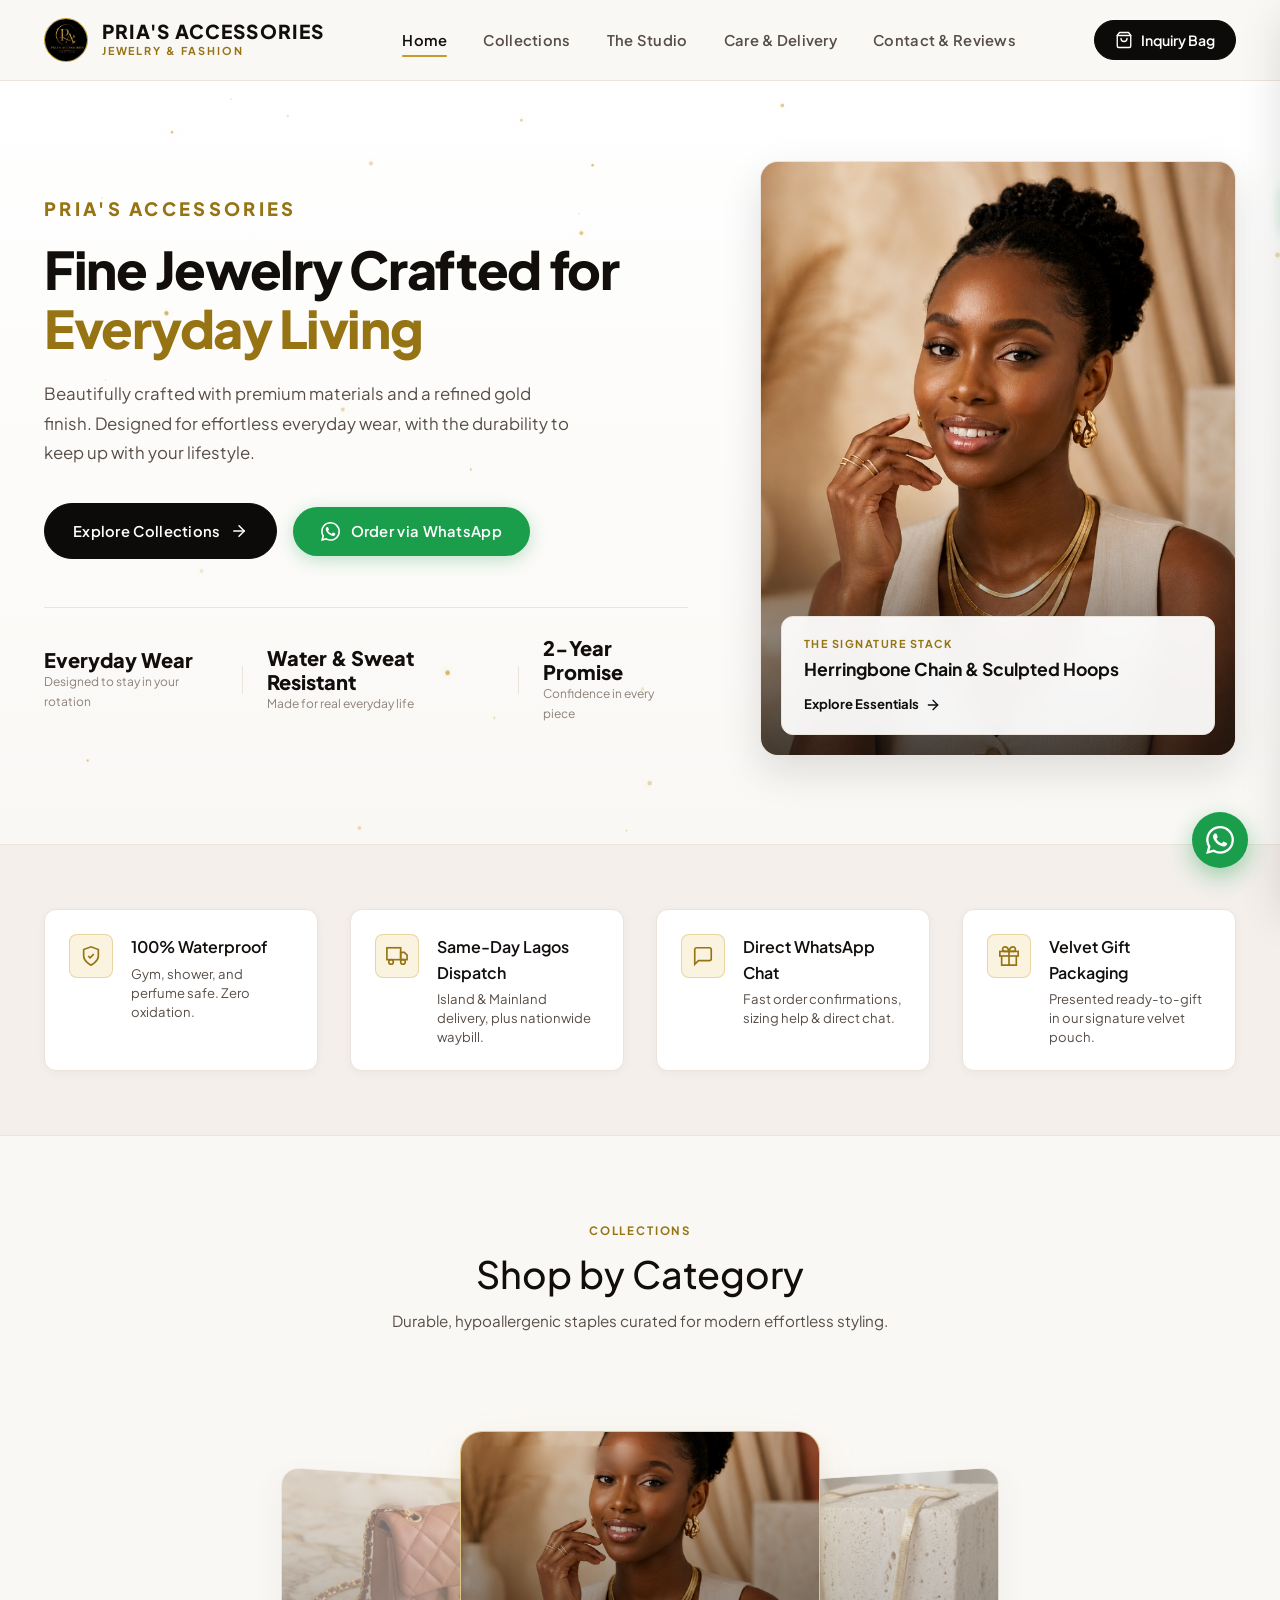
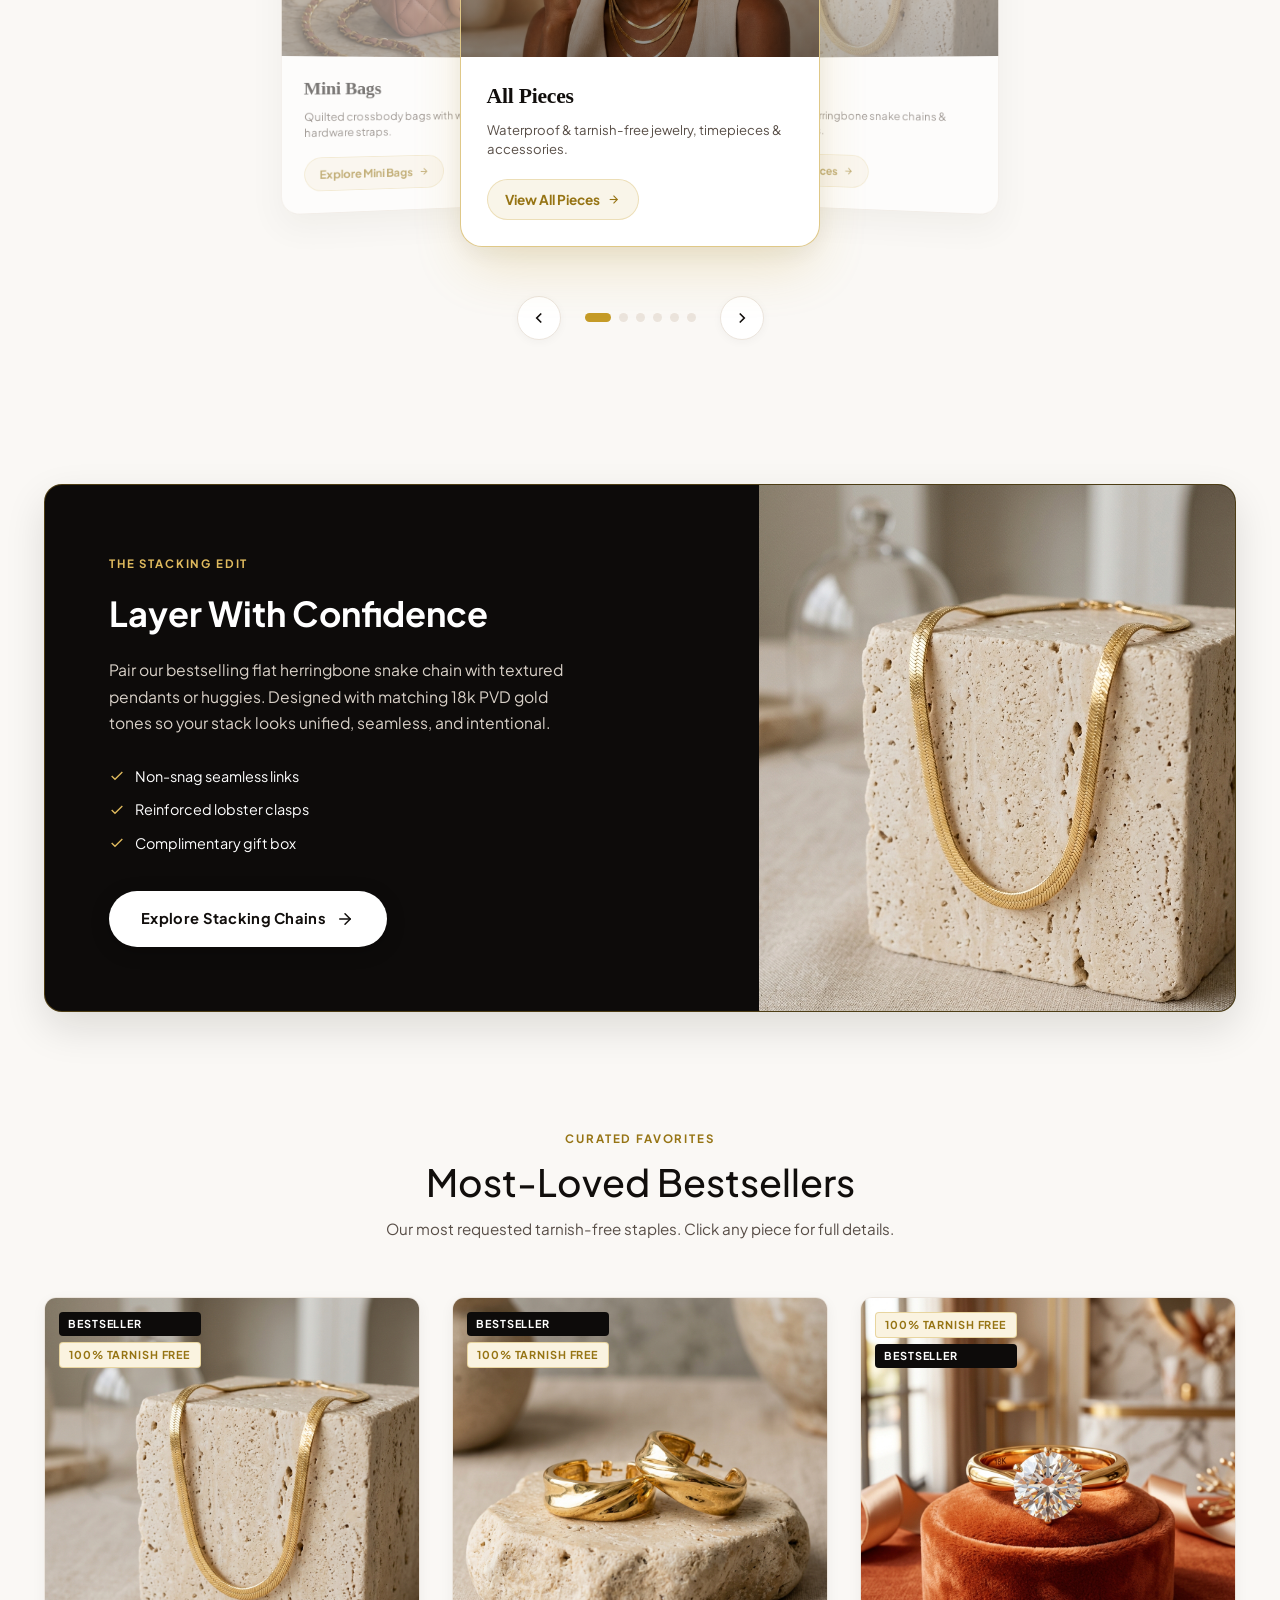
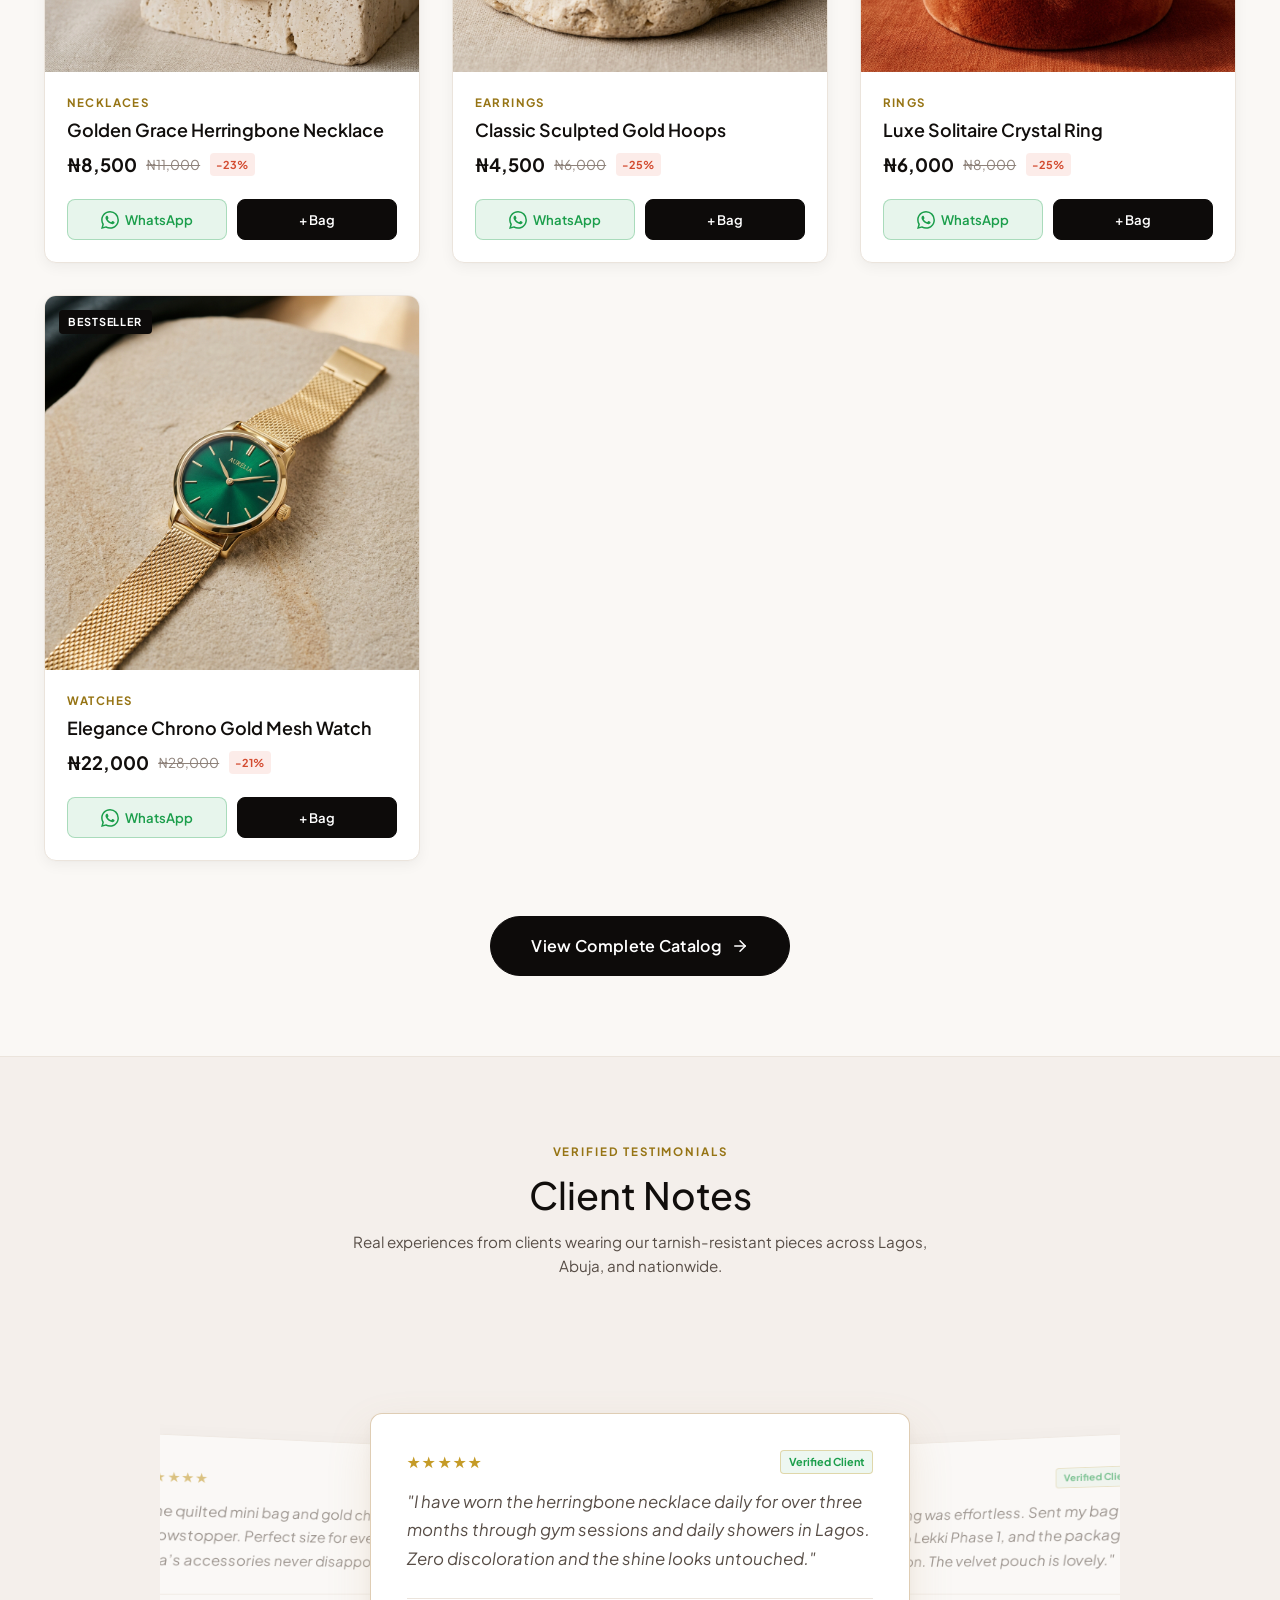
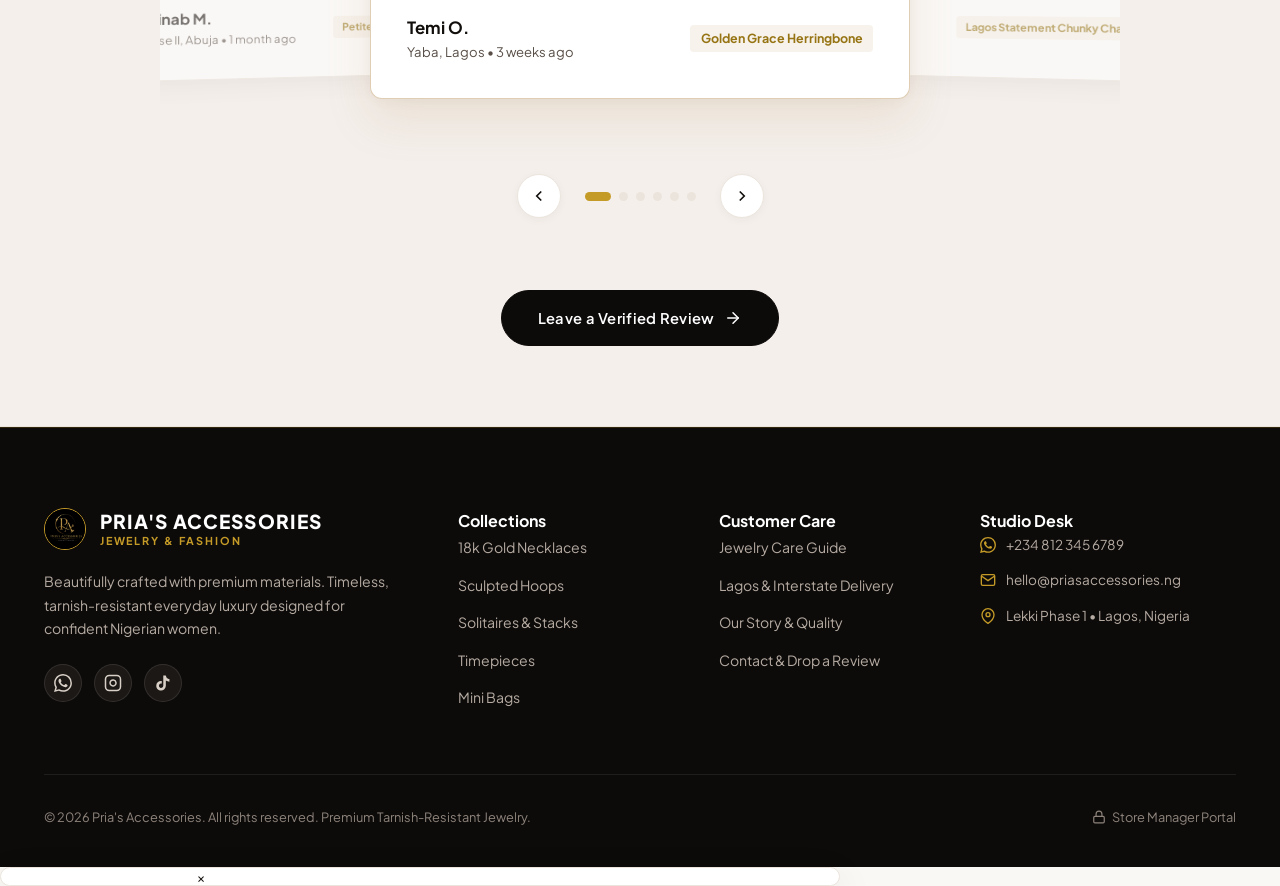
<file: index.html>
<!DOCTYPE html>
<html lang="en">

<head>
  <meta charset="UTF-8" />
  <meta name="viewport" content="width=device-width, initial-scale=1.0" />
  <title>Pria’s Accessories | Where Everyday Meets Elegance</title>
  <meta name="description"
    content="At Pria’s Accessories, we believe every day deserves a touch of elegance. Born from a love for beautiful details and effortless style, we bring you timeless jewelry and thoughtfully curated accessories designed to make you feel confident, beautiful, and effortlessly you." />
  <meta name="keywords"
    content="jewelry nigeria, tarnish free jewelry lagos, 18k gold plated necklace, waterproof earrings, luxury wigs, designer heels, prias accessories" />

  <!-- OpenGraph / WhatsApp / Social Cards -->
  <meta property="og:type" content="website" />
  <meta property="og:url" content="https://priasaccessories.vercel.app/" />
  <meta property="og:site_name" content="Pria’s Accessories" />
  <meta property="og:title" content="Pria’s Accessories | Where Everyday Meets Elegance" />
  <meta property="og:description"
    content="At Pria’s Accessories, we believe every day deserves a touch of elegance. Born from a love for beautiful details and effortless style, we bring you timeless jewelry and thoughtfully curated accessories designed to make you feel confident, beautiful, and effortlessly you." />
  <meta property="og:image" content="https://priasaccessories.vercel.app/assets/logo.png" />
  <meta property="og:image:secure_url" content="https://priasaccessories.vercel.app/assets/logo.png" />
  <meta property="og:image:type" content="image/png" />
  <meta property="og:image:width" content="500" />
  <meta property="og:image:height" content="500" />

  <!-- Twitter Card -->
  <meta name="twitter:card" content="summary" />
  <meta name="twitter:title" content="Pria’s Accessories | Where Everyday Meets Elegance" />
  <meta name="twitter:description"
    content="At Pria’s Accessories, we believe every day deserves a touch of elegance. Born from a love for beautiful details and effortless style, we bring you timeless jewelry and thoughtfully curated accessories designed to make you feel confident, beautiful, and effortlessly you." />
  <meta name="twitter:image" content="https://priasaccessories.vercel.app/assets/logo.png" />

  <!-- Favicon -->
  <link rel="icon" type="image/png" href="assets/logo.png" />

  <!-- Google Fonts (Clean, visible, modern sans-serif) -->
  <link rel="preconnect" href="https://fonts.googleapis.com" />
  <link rel="preconnect" href="https://fonts.gstatic.com" crossorigin />
  <link
    href="https://fonts.googleapis.com/css2?family=Inter:wght@400;500;600;700;800&family=Plus+Jakarta+Sans:wght@400;500;600;700;800&display=swap"
    rel="stylesheet" />

  <!-- Stylesheet -->
  <link rel="stylesheet" href="styles.css" />
  <link rel="stylesheet" href="home.css" />
</head>

<body>


  <!-- Site Header -->
  <header class="site-header" id="site-header">
    <div class="container">
      <div class="nav-wrapper">
        <div class="mobile-header-left">
          <button class="btn-hamburger" id="btn-open-mobile-nav" onclick="openMobileNav()"
            aria-label="Open Navigation Menu">
            <svg class="ui-icon" viewBox="0 0 24 24" fill="none" stroke="currentColor" stroke-width="2"
              stroke-linecap="round" stroke-linejoin="round">
              <line x1="3" y1="12" x2="21" y2="12"></line>
              <line x1="3" y1="6" x2="21" y2="6"></line>
              <line x1="3" y1="18" x2="21" y2="18"></line>
            </svg>
          </button>
          <a href="index.html" class="brand-logo" title="Pria's Accessories Home">
            <img src="assets/logo.png" alt="Pria's Accessories" class="brand-logo-img" />
            <div class="brand-logo-text">
              <span class="brand-name">PRIA'S ACCESSORIES</span>
              <span class="brand-sub">JEWELRY &amp; FASHION</span>
            </div>
          </a>
        </div>

        <nav class="desktop-nav">
          <ul class="nav-links">
            <li><a href="index.html" class="nav-link active">Home</a></li>
            <li><a href="collections.html" class="nav-link">Collections</a></li>
            <li><a href="about.html" class="nav-link">The Studio</a></li>
            <li><a href="faq.html" class="nav-link">Care &amp; Delivery</a></li>
            <li><a href="contact.html" class="nav-link">Contact &amp; Reviews</a></li>
          </ul>
        </nav>

        <div class="nav-actions">
          <button class="btn-inquiry-nav" onclick="openCartDrawer()" title="View Inquiry Bag" id="btn-open-bag"
            aria-label="View Bag">
            <svg class="ui-icon" viewBox="0 0 24 24" fill="none" stroke="currentColor" stroke-width="1.8"
              stroke-linecap="round" stroke-linejoin="round">
              <path d="M6 2L3 6v14a2 2 0 0 0 2 2h14a2 2 0 0 0 2-2V6l-3-4z"></path>
              <line x1="3" y1="6" x2="21" y2="6"></line>
              <path d="M16 10a4 4 0 0 1-8 0"></path>
            </svg>
            <span class="desktop-only">Inquiry Bag</span>
            <span class="badge-count cart-count-badge" style="display: none;">0</span>
          </button>
        </div>
      </div>
    </div>
  </header>

  <!-- Mobile Navigation Slide-over Drawer -->
  <div class="mobile-nav-backdrop" id="mobile-nav-backdrop">
    <div class="mobile-nav-drawer" id="mobile-nav-drawer">
      <div class="mobile-nav-header">
        <a href="index.html" class="brand-logo" onclick="closeMobileNav()">
          <img src="assets/logo.png" alt="Pria's Accessories" class="brand-logo-img" />
          <div class="brand-logo-text">
            <span class="brand-name">PRIA'S ACCESSORIES</span>
            <span class="brand-sub">JEWELRY &amp; FASHION</span>
          </div>
        </a>
        <button class="mobile-nav-close-btn" onclick="closeMobileNav()" aria-label="Close Navigation Menu">
          <svg class="ui-icon" viewBox="0 0 24 24" fill="none" stroke="currentColor" stroke-width="2">
            <line x1="18" y1="6" x2="6" y2="18"></line>
            <line x1="6" y1="6" x2="18" y2="18"></line>
          </svg>
        </button>
      </div>

      <div class="mobile-nav-body">
        <nav class="mobile-nav-menu">
          <a href="index.html" class="mobile-nav-link active" onclick="closeMobileNav()">
            <span>Home</span>
            <svg class="ui-icon" viewBox="0 0 24 24" fill="none" stroke="currentColor" stroke-width="2">
              <polyline points="9 18 15 12 9 6"></polyline>
            </svg>
          </a>
          <a href="collections.html" class="mobile-nav-link" onclick="closeMobileNav()">
            <span>All Collections</span>
            <svg class="ui-icon" viewBox="0 0 24 24" fill="none" stroke="currentColor" stroke-width="2">
              <polyline points="9 18 15 12 9 6"></polyline>
            </svg>
          </a>
          <div class="mobile-sub-links">
            <a href="collections.html?category=necklaces" class="mobile-sub-link" onclick="closeMobileNav()">Necklaces
              &amp; Chains</a>
            <a href="collections.html?category=earrings" class="mobile-sub-link" onclick="closeMobileNav()">Sculpted
              Earrings</a>
            <a href="collections.html?category=rings" class="mobile-sub-link" onclick="closeMobileNav()">Solitaire &amp;
              Dome Rings</a>
            <a href="collections.html?category=watches" class="mobile-sub-link" onclick="closeMobileNav()">Luxury Mesh
              Watches</a>
            <a href="collections.html?category=bags" class="mobile-sub-link" onclick="closeMobileNav()">Quilted Mini
              Bags</a>
          </div>
          <a href="about.html" class="mobile-nav-link" onclick="closeMobileNav()">
            <span>The Studio &amp; Science</span>
            <svg class="ui-icon" viewBox="0 0 24 24" fill="none" stroke="currentColor" stroke-width="2">
              <polyline points="9 18 15 12 9 6"></polyline>
            </svg>
          </a>
          <a href="faq.html" class="mobile-nav-link" onclick="closeMobileNav()">
            <span>Care &amp; Delivery FAQ</span>
            <svg class="ui-icon" viewBox="0 0 24 24" fill="none" stroke="currentColor" stroke-width="2">
              <polyline points="9 18 15 12 9 6"></polyline>
            </svg>
          </a>
          <a href="contact.html" class="mobile-nav-link" onclick="closeMobileNav()">
            <span>Contact &amp; Reviews</span>
            <svg class="ui-icon" viewBox="0 0 24 24" fill="none" stroke="currentColor" stroke-width="2">
              <polyline points="9 18 15 12 9 6"></polyline>
            </svg>
          </a>
        </nav>

        <div class="mobile-nav-actions">
          <button class="mobile-nav-bag-btn" onclick="closeMobileNav(); openCartDrawer();">
            <div style="display: flex; align-items: center; gap: 0.65rem;">
              <svg class="ui-icon" viewBox="0 0 24 24" fill="none" stroke="currentColor" stroke-width="1.8">
                <path d="M6 2L3 6v14a2 2 0 0 0 2 2h14a2 2 0 0 0 2-2V6l-3-4z"></path>
                <line x1="3" y1="6" x2="21" y2="6"></line>
                <path d="M16 10a4 4 0 0 1-8 0"></path>
              </svg>
              <span>View Inquiry Bag</span>
            </div>
            <span class="badge-count cart-count-badge" style="display: none;">0</span>
          </button>

          <a href="https://wa.me/2348123456789?text=Hello%20Pria%27s%20Accessories%2C%20I%20would%20like%20to%20make%20an%20inquiry."
            target="_blank" class="btn-primary-wa" style="width: 100%; justify-content: center; padding: 0.85rem 0;">
            <svg class="ui-icon" viewBox="0 0 24 24" fill="currentColor">
              <path
                d="M17.472 14.382c-.297-.149-1.758-.867-2.03-.967-.273-.099-.471-.148-.67.15-.197.297-.767.966-.94 1.164-.173.199-.347.223-.644.075-.297-.15-1.255-.463-2.39-1.475-.883-.788-1.48-1.761-1.653-2.059-.173-.297-.018-.458.13-.606.134-.133.298-.347.446-.52.149-.174.198-.298.298-.497.099-.198.05-.371-.025-.52-.075-.149-.669-1.612-.916-2.207-.242-.579-.487-.5-.669-.51-.173-.008-.371-.01-.57-.01-.198 0-.52.074-.792.372-.272.297-1.04 1.016-1.04 2.479 0 1.462 1.065 2.875 1.213 3.074.149.198 2.096 3.2 5.077 4.487.709.306 1.262.489 1.694.625.712.227 1.36.195 1.871.118.571-.085 1.758-.719 2.006-1.413.248-.694.248-1.289.173-1.413-.074-.124-.272-.198-.57-.347m-5.421 7.403h-.004a9.87 9.87 0 01-5.031-1.378l-.361-.214-3.741.982.998-3.648-.235-.374a9.86 9.86 0 01-1.51-5.26c.001-5.45 4.436-9.884 9.888-9.884 2.64 0 5.122 1.03 6.988 2.898a9.825 9.825 0 012.893 6.994c-.003 5.45-4.437 9.884-9.885 9.884m8.413-18.297A11.815 11.815 0 0012.05 0C5.495 0 .16 5.335.157 11.892c0 2.096.547 4.142 1.588 5.945L.057 24l6.305-1.654a11.882 11.882 0 005.683 1.448h.005c6.554 0 11.89-5.335 11.893-11.893a11.821 11.821 0 00-3.48-8.413z" />
            </svg>
            <span>Chat with Us on WhatsApp</span>
          </a>
        </div>
      </div>

      <div class="mobile-nav-footer">
        <p>Waterproof &bull; Non-Tarnish &bull; Lagos, Nigeria</p>
      </div>
    </div>
  </div>

  <!-- Hero Section -->
  <section class="hero-section">
    <canvas id="hero-particles-canvas" class="hero-particles-canvas"></canvas>
    <div class="container">
      <div class="hero-grid">
        <div class="hero-content">
          <span class="hero-eyebrow">Pria's Accessories</span>

          <h1 class="hero-title">
            Fine Jewelry Crafted for <em>Everyday Living</em>
          </h1>

          <p class="hero-subtitle">
            Beautifully crafted with premium materials and a refined gold finish.
            Designed for effortless everyday wear, with the durability to keep up
            with your lifestyle.
          </p>

          <div class="hero-cta-group">
            <a href="collections.html" class="btn-secondary-luxury">
              <span>Explore Collections</span>
              <svg class="ui-icon btn-arrow" viewBox="0 0 24 24" fill="none" stroke="currentColor" stroke-width="2"
                stroke-linecap="round" stroke-linejoin="round">
                <line x1="5" y1="12" x2="19" y2="12"></line>
                <polyline points="12 5 19 12 12 19"></polyline>
              </svg>
            </a>

            <button class="btn-primary-wa"
              onclick="window.open('https://wa.me/2348123456789?text=Hello%20Pria%27s%20Accessories%2C%20I%20would%20like%20to%20make%20an%20inquiry.', '_blank')">
              <svg class="ui-icon" viewBox="0 0 24 24" fill="currentColor">
                <path
                  d="M17.472 14.382c-.297-.149-1.758-.867-2.03-.967-.273-.099-.471-.148-.67.15-.197.297-.767.966-.94 1.164-.173.199-.347.223-.644.075-.297-.15-1.255-.463-2.39-1.475-.883-.788-1.48-1.761-1.653-2.059-.173-.297-.018-.458.13-.606.134-.133.298-.347.446-.52.149-.174.198-.298.298-.497.099-.198.05-.371-.025-.52-.075-.149-.669-1.612-.916-2.207-.242-.579-.487-.5-.669-.51-.173-.008-.371-.01-.57-.01-.198 0-.52.074-.792.372-.272.297-1.04 1.016-1.04 2.479 0 1.462 1.065 2.875 1.213 3.074.149.198 2.096 3.2 5.077 4.487.709.306 1.262.489 1.694.625.712.227 1.36.195 1.871.118.571-.085 1.758-.719 2.006-1.413.248-.694.248-1.289.173-1.413-.074-.124-.272-.198-.57-.347m-5.421 7.403h-.004a9.87 9.87 0 01-5.031-1.378l-.361-.214-3.741.982.998-3.648-.235-.374a9.86 9.86 0 01-1.51-5.26c.001-5.45 4.436-9.884 9.888-9.884 2.64 0 5.122 1.03 6.988 2.898a9.825 9.825 0 012.893 6.994c-.003 5.45-4.437 9.884-9.885 9.884m8.413-18.297A11.815 11.815 0 0012.05 0C5.495 0 .16 5.335.157 11.892c0 2.096.547 4.142 1.588 5.945L.057 24l6.305-1.654a11.882 11.882 0 005.683 1.448h.005c6.554 0 11.89-5.335 11.893-11.893a11.821 11.821 0 00-3.48-8.413z" />
              </svg>
              <span>Order via WhatsApp</span>
            </button>
          </div>

          <div class="hero-credibility">
            <div class="credibility-item">
              <strong>Everyday Wear</strong>
              <span>Designed to stay in your rotation</span>
            </div>
            <div class="credibility-sep"></div>
            <div class="credibility-item">
              <strong>Water & Sweat Resistant</strong>
              <span>Made for real everyday life</span>
            </div>
            <div class="credibility-sep"></div>
            <div class="credibility-item">
              <strong>2-Year Promise</strong>
              <span>Confidence in every piece</span>
            </div>
          </div>
        </div>

        <div class="hero-visual-wrapper">
          <div class="hero-image-frame">
            <img src="assets/hero-model.jpg" alt="Pria's Accessories Editorial" />
            <div class="hero-frame-overlay"></div>

            <div class="hero-caption-card">
              <span class="caption-label">THE SIGNATURE STACK</span>
              <h3 class="caption-title">Herringbone Chain &amp; Sculpted Hoops</h3>
              <a href="collections.html?category=necklaces" class="caption-action">
                <span>Explore Essentials</span>
                <svg class="btn-arrow" viewBox="0 0 24 24" fill="none" stroke="currentColor" stroke-width="2" stroke-linecap="round" stroke-linejoin="round" style="width:16px;height:16px;margin-left:4px;">
                  <line x1="5" y1="12" x2="19" y2="12"></line>
                  <polyline points="12 5 19 12 12 19"></polyline>
                </svg>
              </a>
            </div>
          </div>
        </div>
      </div>
    </div>
  </section>

  <!-- Quality Standards -->
  <section class="trust-bar-section">
    <div class="container">
      <div class="trust-grid">
        <div class="trust-card">
          <div class="trust-icon-wrap">
            <svg viewBox="0 0 24 24" fill="none" stroke="currentColor" stroke-width="1.8">
              <path d="M12 22s8-4 8-10V5l-8-3-8 3v7c0 6 8 10 8 10z"></path>
              <polyline points="9 12 11 14 15 10"></polyline>
            </svg>
          </div>
          <div class="trust-info">
            <h4>100% Waterproof</h4>
            <p>Gym, shower, and perfume safe. Zero oxidation.</p>
          </div>
        </div>

        <div class="trust-card">
          <div class="trust-icon-wrap">
            <svg viewBox="0 0 24 24" fill="none" stroke="currentColor" stroke-width="1.8">
              <rect x="1" y="3" width="15" height="13"></rect>
              <polygon points="16 8 20 8 23 11 23 16 16 16 16 8"></polygon>
              <circle cx="5.5" cy="18.5" r="2.5"></circle>
              <circle cx="18.5" cy="18.5" r="2.5"></circle>
            </svg>
          </div>
          <div class="trust-info">
            <h4>Same-Day Lagos Dispatch</h4>
            <p>Island &amp; Mainland delivery, plus nationwide waybill.</p>
          </div>
        </div>

        <div class="trust-card">
          <div class="trust-icon-wrap">
            <svg viewBox="0 0 24 24" fill="none" stroke="currentColor" stroke-width="1.8">
              <path d="M21 15a2 2 0 0 1-2 2H7l-4 4V5a2 2 0 0 1 2-2h14a2 2 0 0 1 2 2z"></path>
            </svg>
          </div>
          <div class="trust-info">
            <h4>Direct WhatsApp Chat</h4>
            <p>Fast order confirmations, sizing help &amp; direct chat.</p>
          </div>
        </div>

        <div class="trust-card">
          <div class="trust-icon-wrap">
            <svg viewBox="0 0 24 24" fill="none" stroke="currentColor" stroke-width="1.8">
              <polyline points="20 12 20 22 4 22 4 12"></polyline>
              <rect x="2" y="7" width="20" height="5"></rect>
              <line x1="12" y1="22" x2="12" y2="7"></line>
              <path d="M12 7H7.5a2.5 2.5 0 0 1 0-5C11 2 12 7 12 7z"></path>
              <path d="M12 7h4.5a2.5 2.5 0 0 0 0-5C13 2 12 7 12 7z"></path>
            </svg>
          </div>
          <div class="trust-info">
            <h4>Velvet Gift Packaging</h4>
            <p>Presented ready-to-gift in our signature velvet pouch.</p>
          </div>
        </div>
      </div>
    </div>
  </section>

  <!-- Category Photo Cards -->
  <section class="section-padding">
    <div class="container">
      <div class="section-header">
        <span class="section-badge">COLLECTIONS</span>
        <h2 class="section-title">Shop by Category</h2>
        <p class="section-subtitle">Durable, hypoallergenic staples curated for modern effortless styling.</p>
      </div>

      <!-- 3D Rotating Category Motion Carousel -->
      <div id="home-categories-carousel">
        <!-- Dynamically rendered 3D Rotating Category Stage via home.js & app.js -->
      </div>
    </div>
  </section>

  <!-- Editorial Spotlight: The Stacking Edit -->
  <section class="container">
    <div class="editorial-feature-banner">
      <div class="editorial-feature-grid">
        <div class="editorial-feature-text">
          <span class="feature-tag">THE STACKING EDIT</span>
          <h3 class="feature-title">Layer With Confidence</h3>
          <p class="feature-desc">
            Pair our bestselling flat herringbone snake chain with textured pendants or huggies. Designed with matching
            18k PVD gold tones so your stack looks unified, seamless, and intentional.
          </p>
          <div class="feature-perks">
            <div class="perk-item">
              <svg viewBox="0 0 24 24" fill="none" stroke="currentColor" stroke-width="2">
                <polyline points="20 6 9 17 4 12"></polyline>
              </svg>
              <span>Non-snag seamless links</span>
            </div>
            <div class="perk-item">
              <svg viewBox="0 0 24 24" fill="none" stroke="currentColor" stroke-width="2">
                <polyline points="20 6 9 17 4 12"></polyline>
              </svg>
              <span>Reinforced lobster clasps</span>
            </div>
            <div class="perk-item">
              <svg viewBox="0 0 24 24" fill="none" stroke="currentColor" stroke-width="2">
                <polyline points="20 6 9 17 4 12"></polyline>
              </svg>
              <span>Complimentary gift box</span>
            </div>
          </div>
          <div class="feature-actions">
            <a href="collections.html?category=necklaces" class="btn-editorial-light">
              <span>Explore Stacking Chains</span>
              <svg class="ui-icon btn-arrow" viewBox="0 0 24 24" fill="none" stroke="currentColor" stroke-width="2" stroke-linecap="round" stroke-linejoin="round">
                <line x1="5" y1="12" x2="19" y2="12"></line>
                <polyline points="12 5 19 12 12 19"></polyline>
              </svg>
            </a>
          </div>
        </div>

        <div class="editorial-feature-media">
          <img src="assets/necklace-1.jpg" alt="Layered Jewelry Stack" />
        </div>
      </div>
    </div>
  </section>

  <!-- Featured Bestsellers Preview -->
  <section class="section-padding">
    <div class="container">
      <div class="section-header">
        <span class="section-badge">CURATED FAVORITES</span>
        <h2 class="section-title">Most-Loved Bestsellers</h2>
        <p class="section-subtitle">Our most requested tarnish-free staples. Click any piece for full details.</p>
      </div>

      <div class="products-grid" id="home-featured-grid">
        <!-- Rendered via app.js -->
      </div>

      <div style="text-align: center; margin-top: 3.5rem;">
        <a href="collections.html" class="btn-secondary-luxury" style="padding: 1rem 2.5rem; font-size: 1rem;">
          <span>View Complete Catalog</span>
          <svg class="ui-icon btn-arrow" viewBox="0 0 24 24" fill="none" stroke="currentColor" stroke-width="2" stroke-linecap="round" stroke-linejoin="round">
            <line x1="5" y1="12" x2="19" y2="12"></line>
            <polyline points="12 5 19 12 12 19"></polyline>
          </svg>
        </a>
      </div>
    </div>
  </section>

  <!-- Client Notes 3D Rotating Motion Carousel -->
  <section class="section-padding"
    style="background: var(--bg-surface-elevated); border-top: 1px solid var(--border-subtle); border-bottom: 1px solid var(--border-subtle); overflow: hidden;">
    <div class="container">
      <div class="section-header">
        <span class="section-badge">VERIFIED TESTIMONIALS</span>
        <h2 class="section-title">Client Notes</h2>
        <p class="section-subtitle">Real experiences from clients wearing our tarnish-resistant pieces across Lagos, Abuja, and
          nationwide.</p>
      </div>

      <div id="home-reviews-carousel">
        <!-- Dynamically rendered 3D Rotating Carousel via app.js & home.js -->
      </div>

      <div style="text-align: center; margin-top: 2.5rem;">
        <a href="contact.html" class="btn-secondary-luxury" style="padding: 0.95rem 2.25rem;">
          <span>Leave a Verified Review</span>
          <svg class="ui-icon btn-arrow" viewBox="0 0 24 24" fill="none" stroke="currentColor" stroke-width="2" stroke-linecap="round" stroke-linejoin="round">
            <line x1="5" y1="12" x2="19" y2="12"></line>
            <polyline points="12 5 19 12 12 19"></polyline>
          </svg>
        </a>
      </div>
    </div>
  </section>

  <!-- Site Footer -->
  <footer class="site-footer">
    <div class="container">
      <div class="footer-grid">
        <div class="footer-brand">
          <a href="index.html" class="footer-logo">
            <img src="assets/logo.png" alt="Pria's Accessories" class="footer-logo-img" />
            <div class="brand-logo-text">
              <span class="brand-name">PRIA'S ACCESSORIES</span>
              <span class="brand-sub" style="color:var(--accent-gold);">JEWELRY &amp; FASHION</span>
            </div>
          </a>
          <p class="footer-desc">
            Beautifully crafted with premium materials. Timeless, tarnish-resistant everyday luxury designed for confident Nigerian women.
          </p>
          <div class="footer-socials">
            <a href="https://wa.me/2348123456789" target="_blank" class="social-btn" title="Chat on WhatsApp"
              aria-label="WhatsApp">
              <svg viewBox="0 0 24 24" fill="currentColor">
                <path
                  d="M17.472 14.382c-.297-.149-1.758-.867-2.03-.967-.273-.099-.471-.148-.67.15-.197.297-.767.966-.94 1.164-.173.199-.347.223-.644.075-.297-.15-1.255-.463-2.39-1.475-.883-.788-1.48-1.761-1.653-2.059-.173-.297-.018-.458.13-.606.134-.133.298-.347.446-.52.149-.174.198-.298.298-.497.099-.198.05-.371-.025-.52-.075-.149-.669-1.612-.916-2.207-.242-.579-.487-.5-.669-.51-.173-.008-.371-.01-.57-.01-.198 0-.52.074-.792.372-.272.297-1.04 1.016-1.04 2.479 0 1.462 1.065 2.875 1.213 3.074.149.198 2.096 3.2 5.077 4.487.709.306 1.262.489 1.694.625.712.227 1.36.195 1.871.118.571-.085 1.758-.719 2.006-1.413.248-.694.248-1.289.173-1.413-.074-.124-.272-.198-.57-.347m-5.421 7.403h-.004a9.87 9.87 0 01-5.031-1.378l-.361-.214-3.741.982.998-3.648-.235-.374a9.86 9.86 0 01-1.51-5.26c.001-5.45 4.436-9.884 9.888-9.884 2.64 0 5.122 1.03 6.988 2.898a9.825 9.825 0 012.893 6.994c-.003 5.45-4.437 9.884-9.885 9.884m8.413-18.297A11.815 11.815 0 0012.05 0C5.495 0 .16 5.335.157 11.892c0 2.096.547 4.142 1.588 5.945L.057 24l6.305-1.654a11.882 11.882 0 005.683 1.448h.005c6.554 0 11.89-5.335 11.893-11.893a11.821 11.821 0 00-3.48-8.413z" />
              </svg>
            </a>
            <a href="https://instagram.com" target="_blank" class="social-btn" title="Instagram" aria-label="Instagram">
              <svg viewBox="0 0 24 24" fill="none" stroke="currentColor" stroke-width="2">
                <rect x="2" y="2" width="20" height="20" rx="5" ry="5"></rect>
                <path d="M16 11.37A4 4 0 1 1 12.63 8 4 4 0 0 1 16 11.37z"></path>
                <line x1="17.5" y1="6.5" x2="17.51" y2="6.5"></line>
              </svg>
            </a>
            <a href="https://tiktok.com/@priasaccessories" target="_blank" class="social-btn" title="TikTok"
              aria-label="TikTok">
              <svg viewBox="0 0 24 24" fill="currentColor" style="width:18px;height:18px;">
                <path
                  d="M19.59 6.69a4.83 4.83 0 0 1-3.77-4.25V2h-3.45v13.67a2.89 2.89 0 0 1-5.2 1.74 2.89 2.89 0 0 1 2.31-4.64c.298 0 .59.043.87.127V9.4a6.33 6.33 0 0 0-.87-.06A6.34 6.34 0 0 0 3 15.68a6.34 6.34 0 0 0 10.79 4.49 6.27 6.27 0 0 0 1.99-4.5V8.69a8.18 8.18 0 0 0 4.79 1.54V6.78a4.85 4.85 0 0 1-.98-.09z" />
              </svg>
            </a>
          </div>
        </div>

        <div class="footer-nav">
          <h4 class="footer-heading">Collections</h4>
          <ul class="footer-links">
            <li><a href="collections.html?category=necklaces">18k Gold Necklaces</a></li>
            <li><a href="collections.html?category=earrings">Sculpted Hoops</a></li>
            <li><a href="collections.html?category=rings">Solitaires &amp; Stacks</a></li>
            <li><a href="collections.html?category=watches">Timepieces</a></li>
            <li><a href="collections.html?category=bags">Mini Bags</a></li>
          </ul>
        </div>

        <div class="footer-nav">
          <h4 class="footer-heading">Customer Care</h4>
          <ul class="footer-links">
            <li><a href="faq.html">Jewelry Care Guide</a></li>
            <li><a href="faq.html#delivery">Lagos &amp; Interstate Delivery</a></li>
            <li><a href="about.html">Our Story &amp; Quality</a></li>
            <li><a href="contact.html">Contact &amp; Drop a Review</a></li>
          </ul>
        </div>

        <div class="footer-nav">
          <h4 class="footer-heading">Studio Desk</h4>
          <div class="footer-contact-info">
            <div class="contact-row">
              <svg class="contact-icon" viewBox="0 0 24 24" fill="currentColor">
                <path
                  d="M17.472 14.382c-.297-.149-1.758-.867-2.03-.967-.273-.099-.471-.148-.67.15-.197.297-.767.966-.94 1.164-.173.199-.347.223-.644.075-.297-.15-1.255-.463-2.39-1.475-.883-.788-1.48-1.761-1.653-2.059-.173-.297-.018-.458.13-.606.134-.133.298-.347.446-.52.149-.174.198-.298.298-.497.099-.198.05-.371-.025-.52-.075-.149-.669-1.612-.916-2.207-.242-.579-.487-.5-.669-.51-.173-.008-.371-.01-.57-.01-.198 0-.52.074-.792.372-.272.297-1.04 1.016-1.04 2.479 0 1.462 1.065 2.875 1.213 3.074.149.198 2.096 3.2 5.077 4.487.709.306 1.262.489 1.694.625.712.227 1.36.195 1.871.118.571-.085 1.758-.719 2.006-1.413.248-.694.248-1.289.173-1.413-.074-.124-.272-.198-.57-.347m-5.421 7.403h-.004a9.87 9.87 0 01-5.031-1.378l-.361-.214-3.741.982.998-3.648-.235-.374a9.86 9.86 0 01-1.51-5.26c.001-5.45 4.436-9.884 9.888-9.884 2.64 0 5.122 1.03 6.988 2.898a9.825 9.825 0 012.893 6.994c-.003 5.45-4.437 9.884-9.885 9.884m8.413-18.297A11.815 11.815 0 0012.05 0C5.495 0 .16 5.335.157 11.892c0 2.096.547 4.142 1.588 5.945L.057 24l6.305-1.654a11.882 11.882 0 005.683 1.448h.005c6.554 0 11.89-5.335 11.893-11.893a11.821 11.821 0 00-3.48-8.413z" />
              </svg>
              <span>+234 812 345 6789</span>
            </div>
            <div class="contact-row">
              <svg class="contact-icon" viewBox="0 0 24 24" fill="none" stroke="currentColor" stroke-width="2">
                <path d="M4 4h16c1.1 0 2 .9 2 2v12c0 1.1-.9 2-2 2H4c-1.1 0-2-.9-2-2V6c0-1.1.9-2 2-2z"></path>
                <polyline points="22,6 12,13 2,6"></polyline>
              </svg>
              <span>hello@priasaccessories.ng</span>
            </div>
            <div class="contact-row">
              <svg class="contact-icon" viewBox="0 0 24 24" fill="none" stroke="currentColor" stroke-width="2">
                <path d="M21 10c0 7-9 13-9 13s-9-6-9-13a9 9 0 0 1 18 0z"></path>
                <circle cx="12" cy="10" r="3"></circle>
              </svg>
              <span>Lekki Phase 1 &bull; Lagos, Nigeria</span>
            </div>
          </div>
        </div>
      </div>

      <div class="footer-bottom">
        <p>&copy; 2026 Pria's Accessories. All rights reserved. Premium Tarnish-Resistant Jewelry.</p>
        <a href="admin.html" class="footer-admin-link">
          <svg viewBox="0 0 24 24" fill="none" stroke="currentColor" stroke-width="2" style="width:14px;height:14px;">
            <rect x="3" y="11" width="18" height="11" rx="2" ry="2"></rect>
            <path d="M7 11V7a5 5 0 0 1 10 0v4"></path>
          </svg>
          <span>Store Manager Portal</span>
        </a>
      </div>
    </div>
  </footer>

  <!-- Quick View Modal Component -->
  <div class="modal-overlay" id="quickview-modal" aria-hidden="true" role="dialog">
    <div class="modal-card quickview-modal-content">
      <button class="modal-close" onclick="closeQuickView()" aria-label="Close Preview">&times;</button>
      <div id="quickview-body" class="quickview-body">
        <!-- Rendered dynamically via app.js -->
      </div>
    </div>
  </div>

  <!-- Cart / Inquiry Drawer Component -->
  <div class="cart-drawer-overlay" id="cart-drawer-overlay" onclick="toggleCartDrawer()"></div>
  <div class="cart-drawer" id="cart-drawer">
    <div class="cart-drawer-header">
      <div class="cart-drawer-title">
        <h3>Your Inquiry Bag</h3>
        <span class="cart-count-badge" id="cart-drawer-count">0 items</span>
      </div>
      <button class="cart-drawer-close" onclick="toggleCartDrawer()" aria-label="Close Bag">&times;</button>
    </div>

    <div class="cart-drawer-items" id="cart-drawer-items">
      <!-- Rendered dynamically via app.js -->
    </div>

    <div class="cart-drawer-footer">
      <div class="cart-drawer-summary">
        <div class="drawer-summary-row"><span>Items Subtotal:</span><strong id="cart-subtotal-val">₦0</strong></div>
        <div class="drawer-summary-row"><span>Delivery Fee:</span><strong id="cart-delivery-val">₦1,500</strong></div>
        <div class="drawer-summary-row total"><span>Estimated Total:</span><span class="total-amount"
            id="cart-total-val">₦0</span></div>
        <button class="btn-send-whatsapp-order" onclick="checkoutWhatsApp()">
          <svg viewBox="0 0 24 24" fill="currentColor" style="width:18px;height:18px;">
            <path
              d="M17.472 14.382c-.297-.149-1.758-.867-2.03-.967-.273-.099-.471-.148-.67.15-.197.297-.767.966-.94 1.164-.173.199-.347.223-.644.075-.297-.15-1.255-.463-2.39-1.475-.883-.788-1.48-1.761-1.653-2.059-.173-.297-.018-.458.13-.606.134-.133.298-.347.446-.52.149-.174.198-.298.298-.497.099-.198.05-.371-.025-.52-.075-.149-.669-1.612-.916-2.207-.242-.579-.487-.5-.669-.51-.173-.008-.371-.01-.57-.01-.198 0-.52.074-.792.372-.272.297-1.04 1.016-1.04 2.479 0 1.462 1.065 2.875 1.213 3.074.149.198 2.096 3.2 5.077 4.487.709.306 1.262.489 1.694.625.712.227 1.36.195 1.871.118.571-.085 1.758-.719 2.006-1.413.248-.694.248-1.289.173-1.413-.074-.124-.272-.198-.57-.347m-5.421 7.403h-.004a9.87 9.87 0 01-5.031-1.378l-.361-.214-3.741.982.998-3.648-.235-.374a9.86 9.86 0 01-1.51-5.26c.001-5.45 4.436-9.884 9.888-9.884 2.64 0 5.122 1.03 6.988 2.898a9.825 9.825 0 012.893 6.994c-.003 5.45-4.437 9.884-9.885 9.884m8.413-18.297A11.815 11.815 0 0012.05 0C5.495 0 .16 5.335.157 11.892c0 2.096.547 4.142 1.588 5.945L.057 24l6.305-1.654a11.882 11.882 0 005.683 1.448h.005c6.554 0 11.89-5.335 11.893-11.893a11.821 11.821 0 00-3.48-8.413z" />
          </svg>
          <span>Send Order to WhatsApp</span>
        </button>
      </div>
    </div>
  </div>

  <!-- Sticky WhatsApp Floating Action Button -->
  <a href="https://wa.me/2348123456789?text=Hello%20Pria%27s%20Accessories%2C%20I%20would%20like%20to%20make%20an%20inquiry."
    target="_blank" class="sticky-wa-float" title="Chat on WhatsApp" aria-label="Chat on WhatsApp"
    style="border-radius: 50%;">
    <svg viewBox="0 0 24 24" fill="currentColor">
      <path
        d="M17.472 14.382c-.297-.149-1.758-.867-2.03-.967-.273-.099-.471-.148-.67.15-.197.297-.767.966-.94 1.164-.173.199-.347.223-.644.075-.297-.15-1.255-.463-2.39-1.475-.883-.788-1.48-1.761-1.653-2.059-.173-.297-.018-.458.13-.606.134-.133.298-.347.446-.52.149-.174.198-.298.298-.497.099-.198.05-.371-.025-.52-.075-.149-.669-1.612-.916-2.207-.242-.579-.487-.5-.669-.51-.173-.008-.371-.01-.57-.01-.198 0-.52.074-.792.372-.272.297-1.04 1.016-1.04 2.479 0 1.462 1.065 2.875 1.213 3.074.149.198 2.096 3.2 5.077 4.487.709.306 1.262.489 1.694.625.712.227 1.36.195 1.871.118.571-.085 1.758-.719 2.006-1.413.248-.694.248-1.289.173-1.413-.074-.124-.272-.198-.57-.347m-5.421 7.403h-.004a9.87 9.87 0 01-5.031-1.378l-.361-.214-3.741.982.998-3.648-.235-.374a9.86 9.86 0 01-1.51-5.26c.001-5.45 4.436-9.884 9.888-9.884 2.64 0 5.122 1.03 6.988 2.898a9.825 9.825 0 012.893 6.994c-.003 5.45-4.437 9.884-9.885 9.884m8.413-18.297A11.815 11.815 0 0012.05 0C5.495 0 .16 5.335.157 11.892c0 2.096.547 4.142 1.588 5.945L.057 24l6.305-1.654a11.882 11.882 0 005.683 1.448h.005c6.554 0 11.89-5.335 11.893-11.893a11.821 11.821 0 00-3.48-8.413z" />
    </svg>
  </a>

  <!-- Toast Notification Container -->
  <div class="toast-container" id="toast-container"></div>

  <!-- JavaScript State Engine & Page Logic -->
  <script src="app.js"></script>
  <script src="home.js"></script>
</body>

</html>
</file>
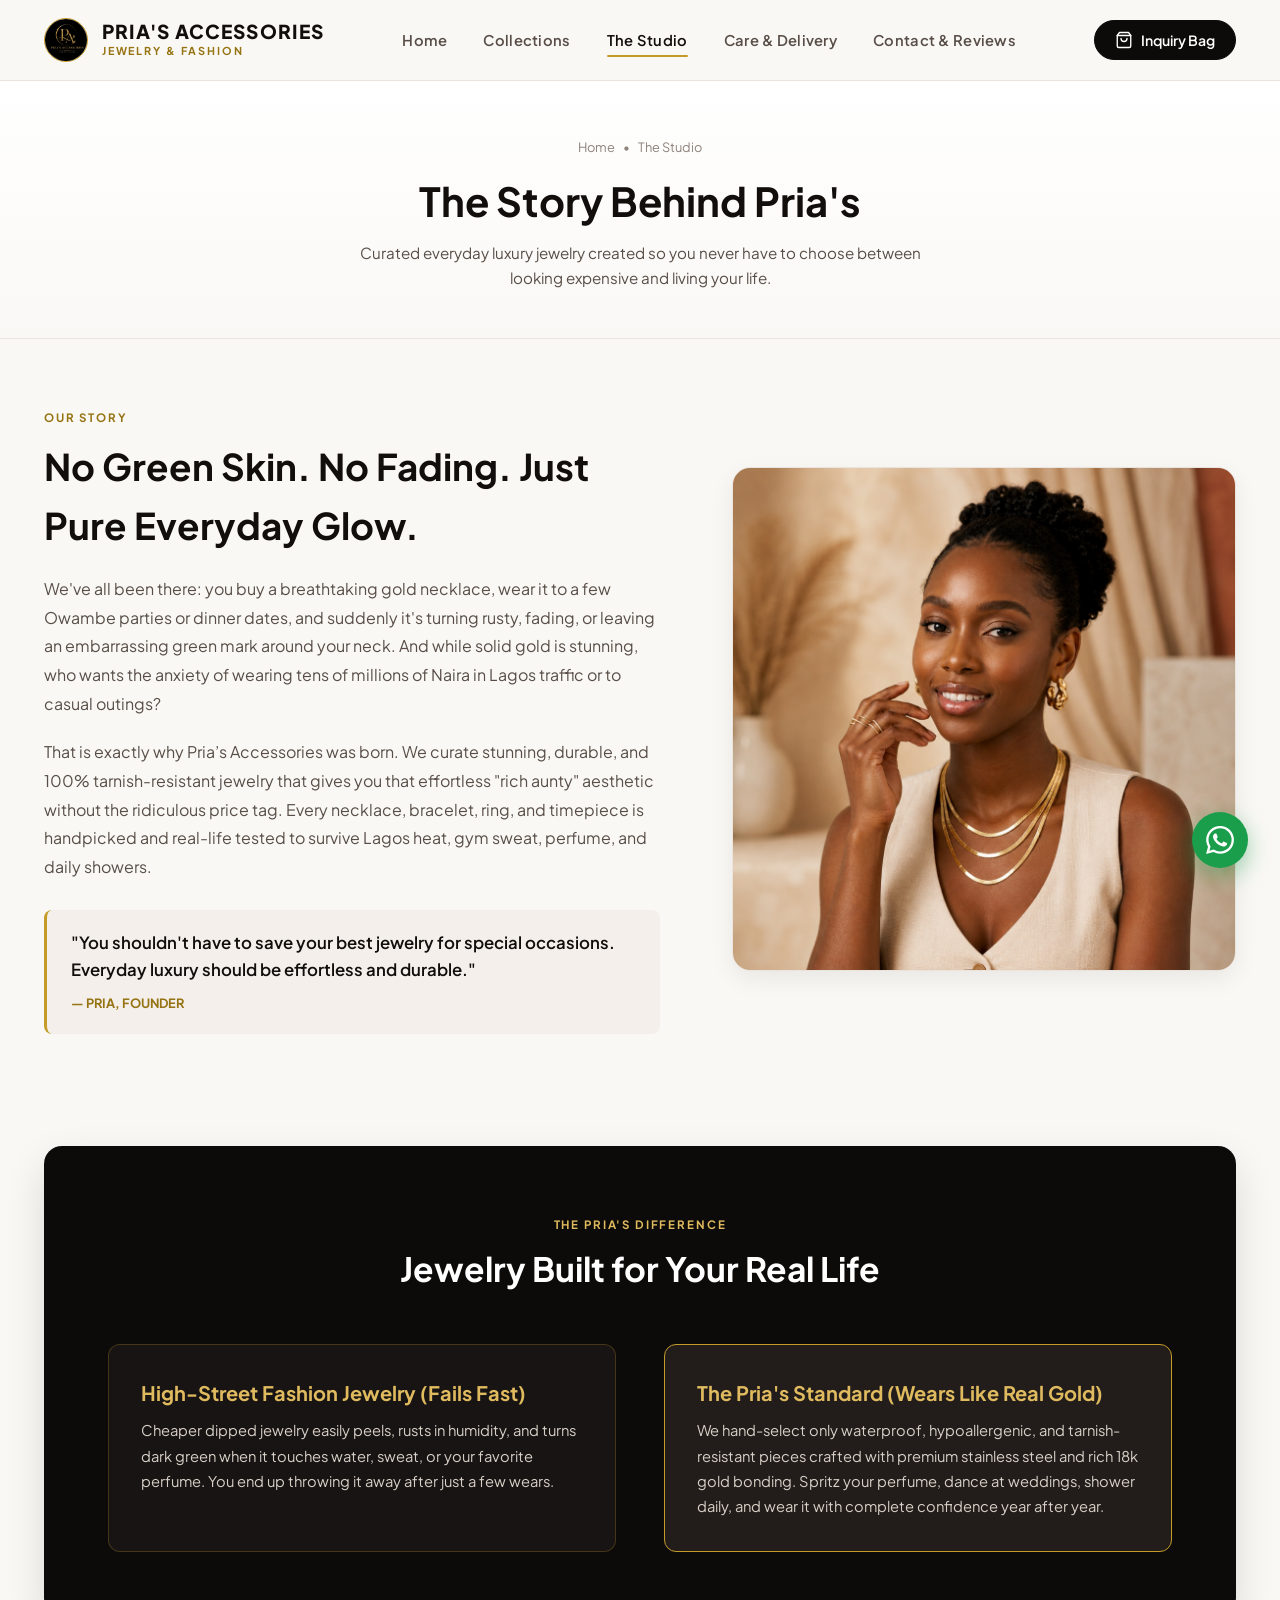
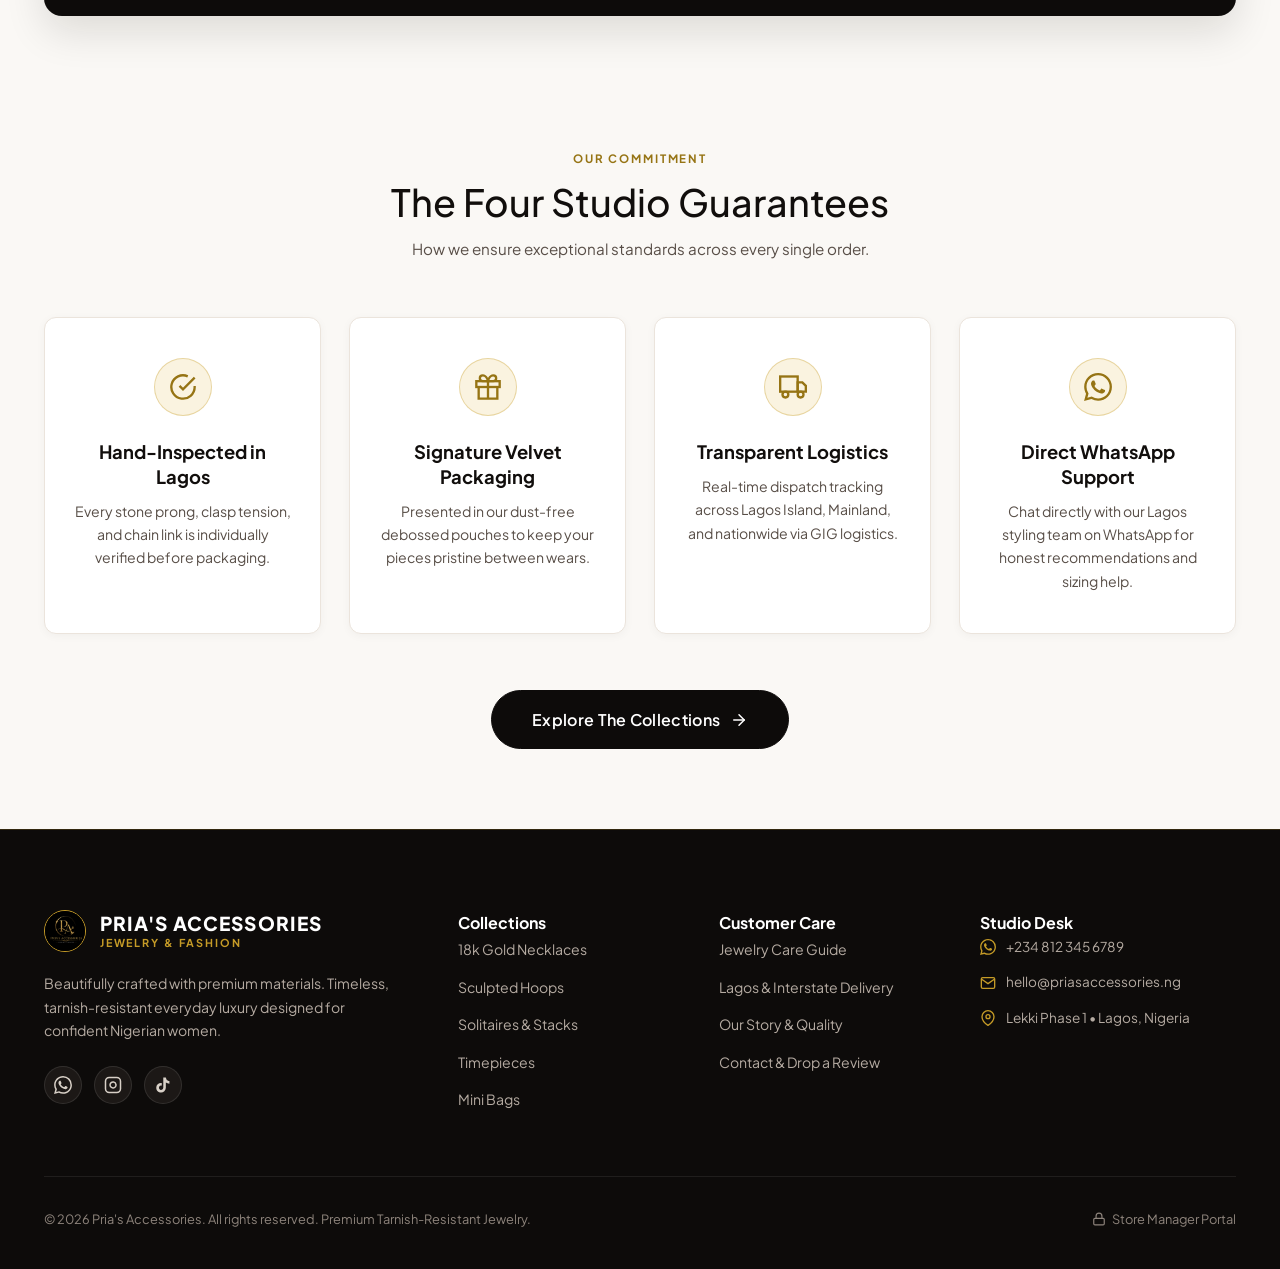
<file: about.html>
<!DOCTYPE html>
<html lang="en">
<head>
  <meta charset="UTF-8" />
  <meta name="viewport" content="width=device-width, initial-scale=1.0" />
  <title>About Us | Pria’s Accessories — Where Everyday Meets Elegance</title>
  <meta name="description" content="At Pria’s Accessories, we believe every day deserves a touch of elegance. Born from a love for beautiful details and effortless style, we bring you timeless jewelry and thoughtfully curated accessories." />

  <!-- OpenGraph / WhatsApp / Social Cards -->
  <meta property="og:type" content="website" />
  <meta property="og:url" content="https://priasaccessories.vercel.app/about.html" />
  <meta property="og:site_name" content="Pria’s Accessories" />
  <meta property="og:title" content="About Us | Pria’s Accessories — Where Everyday Meets Elegance" />
  <meta property="og:description" content="At Pria’s Accessories, we believe every day deserves a touch of elegance. Born from a love for beautiful details and effortless style, we bring you timeless jewelry and thoughtfully curated accessories." />
  <meta property="og:image" content="https://priasaccessories.vercel.app/assets/logo.png" />
  <meta property="og:image:secure_url" content="https://priasaccessories.vercel.app/assets/logo.png" />
  <meta property="og:image:type" content="image/png" />
  <meta property="og:image:width" content="500" />
  <meta property="og:image:height" content="500" />

  <!-- Favicon -->
  <link rel="icon" type="image/png" href="assets/logo.png" />

  <!-- Google Fonts (Clean, visible, modern sans-serif) -->
  <link rel="preconnect" href="https://fonts.googleapis.com" />
  <link rel="preconnect" href="https://fonts.gstatic.com" crossorigin />
  <link href="https://fonts.googleapis.com/css2?family=Inter:wght@400;500;600;700;800&family=Plus+Jakarta+Sans:wght@400;500;600;700;800&display=swap" rel="stylesheet" />

  <!-- Stylesheet -->
  <link rel="stylesheet" href="styles.css" />
  <link rel="stylesheet" href="about.css" />
</head>
<body>


  <!-- Site Header -->
  <header class="site-header">
    <div class="container">
      <div class="nav-wrapper">
        <div class="mobile-header-left">
          <button class="btn-hamburger" id="btn-open-mobile-nav" onclick="openMobileNav()" aria-label="Open Navigation Menu">
            <svg class="ui-icon" viewBox="0 0 24 24" fill="none" stroke="currentColor" stroke-width="2" stroke-linecap="round" stroke-linejoin="round">
              <line x1="3" y1="12" x2="21" y2="12"></line>
              <line x1="3" y1="6" x2="21" y2="6"></line>
              <line x1="3" y1="18" x2="21" y2="18"></line>
            </svg>
          </button>
          <a href="index.html" class="brand-logo" title="Pria's Accessories Home">
            <img src="assets/logo.png" alt="Pria's Accessories" class="brand-logo-img" />
            <div class="brand-logo-text">
              <span class="brand-name">PRIA'S ACCESSORIES</span>
              <span class="brand-sub">JEWELRY &amp; FASHION</span>
            </div>
          </a>
        </div>

        <nav class="desktop-nav">
          <ul class="nav-links">
            <li><a href="index.html" class="nav-link">Home</a></li>
            <li><a href="collections.html" class="nav-link">Collections</a></li>
            <li><a href="about.html" class="nav-link active">The Studio</a></li>
            <li><a href="faq.html" class="nav-link">Care &amp; Delivery</a></li>
            <li><a href="contact.html" class="nav-link">Contact &amp; Reviews</a></li>
          </ul>
        </nav>

        <div class="nav-actions">
          <button class="btn-inquiry-nav" onclick="openCartDrawer()" title="View Inquiry Bag" id="btn-open-bag" aria-label="View Bag">
            <svg class="ui-icon" viewBox="0 0 24 24" fill="none" stroke="currentColor" stroke-width="1.8" stroke-linecap="round" stroke-linejoin="round">
              <path d="M6 2L3 6v14a2 2 0 0 0 2 2h14a2 2 0 0 0 2-2V6l-3-4z"></path>
              <line x1="3" y1="6" x2="21" y2="6"></line>
              <path d="M16 10a4 4 0 0 1-8 0"></path>
            </svg>
            <span class="desktop-only">Inquiry Bag</span>
            <span class="badge-count cart-count-badge" style="display: none;">0</span>
          </button>
        </div>
      </div>
    </div>
  </header>

  <!-- Mobile Navigation Slide-over Drawer -->
  <div class="mobile-nav-backdrop" id="mobile-nav-backdrop">
    <div class="mobile-nav-drawer" id="mobile-nav-drawer">
      <div class="mobile-nav-header">
        <a href="index.html" class="brand-logo" onclick="closeMobileNav()">
          <img src="assets/logo.png" alt="Pria's Accessories" class="brand-logo-img" />
          <div class="brand-logo-text">
            <span class="brand-name">PRIA'S ACCESSORIES</span>
            <span class="brand-sub">JEWELRY &amp; FASHION</span>
          </div>
        </a>
        <button class="mobile-nav-close-btn" onclick="closeMobileNav()" aria-label="Close Navigation Menu">
          <svg class="ui-icon" viewBox="0 0 24 24" fill="none" stroke="currentColor" stroke-width="2">
            <line x1="18" y1="6" x2="6" y2="18"></line>
            <line x1="6" y1="6" x2="18" y2="18"></line>
          </svg>
        </button>
      </div>

      <div class="mobile-nav-body">
        <nav class="mobile-nav-menu">
          <a href="index.html" class="mobile-nav-link" onclick="closeMobileNav()">
            <span>Home</span>
            <svg class="ui-icon" viewBox="0 0 24 24" fill="none" stroke="currentColor" stroke-width="2"><polyline points="9 18 15 12 9 6"></polyline></svg>
          </a>
          <a href="collections.html" class="mobile-nav-link" onclick="closeMobileNav()">
            <span>All Collections</span>
            <svg class="ui-icon" viewBox="0 0 24 24" fill="none" stroke="currentColor" stroke-width="2"><polyline points="9 18 15 12 9 6"></polyline></svg>
          </a>
          <div class="mobile-sub-links">
            <a href="collections.html?category=necklaces" class="mobile-sub-link" onclick="closeMobileNav()">Necklaces &amp; Chains</a>
            <a href="collections.html?category=earrings" class="mobile-sub-link" onclick="closeMobileNav()">Sculpted Earrings</a>
            <a href="collections.html?category=rings" class="mobile-sub-link" onclick="closeMobileNav()">Solitaire &amp; Dome Rings</a>
            <a href="collections.html?category=watches" class="mobile-sub-link" onclick="closeMobileNav()">Luxury Mesh Watches</a>
            <a href="collections.html?category=bags" class="mobile-sub-link" onclick="closeMobileNav()">Quilted Mini Bags</a>
          </div>
          <a href="about.html" class="mobile-nav-link active" onclick="closeMobileNav()">
            <span>The Studio &amp; Science</span>
            <svg class="ui-icon" viewBox="0 0 24 24" fill="none" stroke="currentColor" stroke-width="2"><polyline points="9 18 15 12 9 6"></polyline></svg>
          </a>
          <a href="faq.html" class="mobile-nav-link" onclick="closeMobileNav()">
            <span>Care &amp; Delivery FAQ</span>
            <svg class="ui-icon" viewBox="0 0 24 24" fill="none" stroke="currentColor" stroke-width="2"><polyline points="9 18 15 12 9 6"></polyline></svg>
          </a>
          <a href="contact.html" class="mobile-nav-link" onclick="closeMobileNav()">
            <span>Contact &amp; Reviews</span>
            <svg class="ui-icon" viewBox="0 0 24 24" fill="none" stroke="currentColor" stroke-width="2"><polyline points="9 18 15 12 9 6"></polyline></svg>
          </a>
        </nav>

        <div class="mobile-nav-actions">
          <button class="mobile-nav-bag-btn" onclick="closeMobileNav(); openCartDrawer();">
            <div style="display: flex; align-items: center; gap: 0.65rem;">
              <svg class="ui-icon" viewBox="0 0 24 24" fill="none" stroke="currentColor" stroke-width="1.8">
                <path d="M6 2L3 6v14a2 2 0 0 0 2 2h14a2 2 0 0 0 2-2V6l-3-4z"></path>
                <line x1="3" y1="6" x2="21" y2="6"></line>
                <path d="M16 10a4 4 0 0 1-8 0"></path>
              </svg>
              <span>View Inquiry Bag</span>
            </div>
            <span class="badge-count cart-count-badge" style="display: none;">0</span>
          </button>

          <a href="https://wa.me/2348123456789?text=Hello%20Pria%27s%20Accessories%2C%20I%20would%20like%20to%20make%20an%20inquiry." target="_blank" class="btn-primary-wa" style="width: 100%; justify-content: center; padding: 0.85rem 0;">
            <svg class="ui-icon" viewBox="0 0 24 24" fill="currentColor"><path d="M17.472 14.382c-.297-.149-1.758-.867-2.03-.967-.273-.099-.471-.148-.67.15-.197.297-.767.966-.94 1.164-.173.199-.347.223-.644.075-.297-.15-1.255-.463-2.39-1.475-.883-.788-1.48-1.761-1.653-2.059-.173-.297-.018-.458.13-.606.134-.133.298-.347.446-.52.149-.174.198-.298.298-.497.099-.198.05-.371-.025-.52-.075-.149-.669-1.612-.916-2.207-.242-.579-.487-.5-.669-.51-.173-.008-.371-.01-.57-.01-.198 0-.52.074-.792.372-.272.297-1.04 1.016-1.04 2.479 0 1.462 1.065 2.875 1.213 3.074.149.198 2.096 3.2 5.077 4.487.709.306 1.262.489 1.694.625.712.227 1.36.195 1.871.118.571-.085 1.758-.719 2.006-1.413.248-.694.248-1.289.173-1.413-.074-.124-.272-.198-.57-.347m-5.421 7.403h-.004a9.87 9.87 0 01-5.031-1.378l-.361-.214-3.741.982.998-3.648-.235-.374a9.86 9.86 0 01-1.51-5.26c.001-5.45 4.436-9.884 9.888-9.884 2.64 0 5.122 1.03 6.988 2.898a9.825 9.825 0 012.893 6.994c-.003 5.45-4.437 9.884-9.885 9.884m8.413-18.297A11.815 11.815 0 0012.05 0C5.495 0 .16 5.335.157 11.892c0 2.096.547 4.142 1.588 5.945L.057 24l6.305-1.654a11.882 11.882 0 005.683 1.448h.005c6.554 0 11.89-5.335 11.893-11.893a11.821 11.821 0 00-3.48-8.413z"/></svg>
            <span>Chat with Us on WhatsApp</span>
          </a>
        </div>
      </div>

      <div class="mobile-nav-footer">
        <p>Waterproof &bull; Non-Tarnish &bull; Lagos, Nigeria</p>
      </div>
    </div>
  </div>

  <!-- Page Header Banner -->
  <section class="page-header-banner">
    <div class="container">
      <div class="breadcrumbs">
        <a href="index.html">Home</a> &bull; <span>The Studio</span>
      </div>
      <h1 class="page-header-title">The Story Behind Pria's</h1>
      <p class="page-header-sub">
        Curated everyday luxury jewelry created so you never have to choose between looking expensive and living your life.
      </p>
    </div>
  </section>

  <!-- Studio Story Section -->
  <section class="story-block">
    <div class="container">
      <div class="story-grid">
        <div class="story-text">
          <span class="section-badge">OUR STORY</span>
          <h2 style="font-family: var(--font-serif); font-size: 2.3rem; margin-bottom: 1.25rem;">No Green Skin. No Fading. Just Pure Everyday Glow.</h2>
          <p style="font-size: 1rem; color: var(--text-secondary); line-height: 1.8; margin-bottom: 1.2rem;">
            We've all been there: you buy a breathtaking gold necklace, wear it to a few Owambe parties or dinner dates, and suddenly it's turning rusty, fading, or leaving an embarrassing green mark around your neck. And while solid gold is stunning, who wants the anxiety of wearing tens of millions of Naira in Lagos traffic or to casual outings?
          </p>
          <p style="font-size: 1rem; color: var(--text-secondary); line-height: 1.8; margin-bottom: 1.75rem;">
            That is exactly why Pria’s Accessories was born. We curate stunning, durable, and 100% tarnish-resistant jewelry that gives you that effortless "rich aunty" aesthetic without the ridiculous price tag. Every necklace, bracelet, ring, and timepiece is handpicked and real-life tested to survive Lagos heat, gym sweat, perfume, and daily showers.
          </p>
          <div style="padding: 1.25rem 1.5rem; background: var(--bg-surface-elevated); border-left: 3px solid var(--accent-gold); border-radius: var(--radius-sm);">
            <p style="font-family: var(--font-sans); font-size: 1.05rem; font-weight: 600; margin-bottom: 0.3rem;">
              "You shouldn't have to save your best jewelry for special occasions. Everyday luxury should be effortless and durable."
            </p>
            <span style="font-size: 0.8rem; color: var(--accent-gold-dark); text-transform: uppercase; font-weight: 700;">— Pria, Founder</span>
          </div>
        </div>

        <div class="story-media">
          <img src="assets/hero-model.jpg" alt="Pria's Accessories Studio" />
        </div>
      </div>
    </div>
  </section>

  <!-- The Pria's Difference Section -->
  <section class="container">
    <div class="science-box">
      <div style="text-align: center; max-width: 620px; margin: 0 auto 3rem;">
        <span style="font-size: 0.72rem; letter-spacing: 0.16em; color: var(--accent-gold-light); font-weight: 700;">THE PRIA'S DIFFERENCE</span>
        <h3 style="font-family: var(--font-serif); font-size: 2.1rem; margin-top: 0.4rem;">Jewelry Built for Your Real Life</h3>
      </div>

      <div class="science-grid">
        <div class="science-card">
          <h4>High-Street Fashion Jewelry (Fails Fast)</h4>
          <p>
            Cheaper dipped jewelry easily peels, rusts in humidity, and turns dark green when it touches water, sweat, or your favorite perfume. You end up throwing it away after just a few wears.
          </p>
        </div>

        <div class="science-card" style="border-color: var(--accent-gold); background: #221D1B;">
          <h4 style="color: var(--accent-gold-light);">The Pria's Standard (Wears Like Real Gold)</h4>
          <p>
            We hand-select only waterproof, hypoallergenic, and tarnish-resistant pieces crafted with premium stainless steel and rich 18k gold bonding. Spritz your perfume, dance at weddings, shower daily, and wear it with complete confidence year after year.
          </p>
        </div>
      </div>
    </div>
  </section>

  <!-- Studio Promises -->
  <section class="section-padding">
    <div class="container">
      <div class="section-header">
        <span class="section-badge">OUR COMMITMENT</span>
        <h2 class="section-title">The Four Studio Guarantees</h2>
        <p class="section-subtitle">How we ensure exceptional standards across every single order.</p>
      </div>

      <div class="guarantees-grid">
        <div class="guarantee-card">
          <div class="guarantee-icon">
            <svg viewBox="0 0 24 24" fill="none" stroke="currentColor" stroke-width="2">
              <path d="M22 11.08V12a10 10 0 1 1-5.93-9.14"></path>
              <polyline points="22 4 12 14.01 9 11.01"></polyline>
            </svg>
          </div>
          <h4 class="guarantee-title">Hand-Inspected in Lagos</h4>
          <p class="guarantee-desc">Every stone prong, clasp tension, and chain link is individually verified before packaging.</p>
        </div>

        <div class="guarantee-card">
          <div class="guarantee-icon">
            <svg viewBox="0 0 24 24" fill="none" stroke="currentColor" stroke-width="2">
              <polyline points="20 12 20 22 4 22 4 12"></polyline>
              <rect x="2" y="7" width="20" height="5"></rect>
              <line x1="12" y1="22" x2="12" y2="7"></line>
              <path d="M12 7H7.5a2.5 2.5 0 0 1 0-5C11 2 12 7 12 7z"></path>
              <path d="M12 7h4.5a2.5 2.5 0 0 0 0-5C13 2 12 7 12 7z"></path>
            </svg>
          </div>
          <h4 class="guarantee-title">Signature Velvet Packaging</h4>
          <p class="guarantee-desc">Presented in our dust-free debossed pouches to keep your pieces pristine between wears.</p>
        </div>

        <div class="guarantee-card">
          <div class="guarantee-icon">
            <svg viewBox="0 0 24 24" fill="none" stroke="currentColor" stroke-width="2">
              <rect x="1" y="3" width="15" height="13"></rect>
              <polygon points="16 8 20 8 23 11 23 16 16 16 16 8"></polygon>
              <circle cx="5.5" cy="18.5" r="2.5"></circle>
              <circle cx="18.5" cy="18.5" r="2.5"></circle>
            </svg>
          </div>
          <h4 class="guarantee-title">Transparent Logistics</h4>
          <p class="guarantee-desc">Real-time dispatch tracking across Lagos Island, Mainland, and nationwide via GIG logistics.</p>
        </div>

        <div class="guarantee-card">
          <div class="guarantee-icon">
            <svg viewBox="0 0 24 24" fill="currentColor">
              <path d="M17.472 14.382c-.297-.149-1.758-.867-2.03-.967-.273-.099-.471-.148-.67.15-.197.297-.767.966-.94 1.164-.173.199-.347.223-.644.075-.297-.15-1.255-.463-2.39-1.475-.883-.788-1.48-1.761-1.653-2.059-.173-.297-.018-.458.13-.606.134-.133.298-.347.446-.52.149-.174.198-.298.298-.497.099-.198.05-.371-.025-.52-.075-.149-.669-1.612-.916-2.207-.242-.579-.487-.5-.669-.51-.173-.008-.371-.01-.57-.01-.198 0-.52.074-.792.372-.272.297-1.04 1.016-1.04 2.479 0 1.462 1.065 2.875 1.213 3.074.149.198 2.096 3.2 5.077 4.487.709.306 1.262.489 1.694.625.712.227 1.36.195 1.871.118.571-.085 1.758-.719 2.006-1.413.248-.694.248-1.289.173-1.413-.074-.124-.272-.198-.57-.347m-5.421 7.403h-.004a9.87 9.87 0 01-5.031-1.378l-.361-.214-3.741.982.998-3.648-.235-.374a9.86 9.86 0 01-1.51-5.26c.001-5.45 4.436-9.884 9.888-9.884 2.64 0 5.122 1.03 6.988 2.898a9.825 9.825 0 012.893 6.994c-.003 5.45-4.437 9.884-9.885 9.884m8.413-18.297A11.815 11.815 0 0012.05 0C5.495 0 .16 5.335.157 11.892c0 2.096.547 4.142 1.588 5.945L.057 24l6.305-1.654a11.882 11.882 0 005.683 1.448h.005c6.554 0 11.89-5.335 11.893-11.893a11.821 11.821 0 00-3.48-8.413z"/>
            </svg>
          </div>
          <h4 class="guarantee-title">Direct WhatsApp Support</h4>
          <p class="guarantee-desc">Chat directly with our Lagos styling team on WhatsApp for honest recommendations and sizing help.</p>
        </div>
      </div>

      <div style="text-align: center; margin-top: 3.5rem;">
        <a href="collections.html" class="btn-secondary-luxury" style="padding: 1rem 2.5rem; font-size: 1rem;">
          <span>Explore The Collections</span>
          <svg class="ui-icon btn-arrow" viewBox="0 0 24 24" fill="none" stroke="currentColor" stroke-width="2" stroke-linecap="round" stroke-linejoin="round">
            <line x1="5" y1="12" x2="19" y2="12"></line>
            <polyline points="12 5 19 12 12 19"></polyline>
          </svg>
        </a>
      </div>
    </div>
  </section>

  <!-- Site Footer -->
  <footer class="site-footer">
    <div class="container">
      <div class="footer-grid">
        <div class="footer-brand">
          <a href="index.html" class="footer-logo">
            <img src="assets/logo.png" alt="Pria's Accessories" class="footer-logo-img" />
            <div class="brand-logo-text">
              <span class="brand-name">PRIA'S ACCESSORIES</span>
              <span class="brand-sub" style="color:var(--accent-gold);">JEWELRY &amp; FASHION</span>
            </div>
          </a>
          <p class="footer-desc">
            Beautifully crafted with premium materials. Timeless, tarnish-resistant everyday luxury designed for confident Nigerian women.
          </p>
          <div class="footer-socials">
            <a href="https://wa.me/2348123456789" target="_blank" class="social-btn" title="WhatsApp Chat" aria-label="WhatsApp">
              <svg viewBox="0 0 24 24" fill="currentColor"><path d="M17.472 14.382c-.297-.149-1.758-.867-2.03-.967-.273-.099-.471-.148-.67.15-.197.297-.767.966-.94 1.164-.173.199-.347.223-.644.075-.297-.15-1.255-.463-2.39-1.475-.883-.788-1.48-1.761-1.653-2.059-.173-.297-.018-.458.13-.606.134-.133.298-.347.446-.52.149-.174.198-.298.298-.497.099-.198.05-.371-.025-.52-.075-.149-.669-1.612-.916-2.207-.242-.579-.487-.5-.669-.51-.173-.008-.371-.01-.57-.01-.198 0-.52.074-.792.372-.272.297-1.04 1.016-1.04 2.479 0 1.462 1.065 2.875 1.213 3.074.149.198 2.096 3.2 5.077 4.487.709.306 1.262.489 1.694.625.712.227 1.36.195 1.871.118.571-.085 1.758-.719 2.006-1.413.248-.694.248-1.289.173-1.413-.074-.124-.272-.198-.57-.347m-5.421 7.403h-.004a9.87 9.87 0 01-5.031-1.378l-.361-.214-3.741.982.998-3.648-.235-.374a9.86 9.86 0 01-1.51-5.26c.001-5.45 4.436-9.884 9.888-9.884 2.64 0 5.122 1.03 6.988 2.898a9.825 9.825 0 012.893 6.994c-.003 5.45-4.437 9.884-9.885 9.884m8.413-18.297A11.815 11.815 0 0012.05 0C5.495 0 .16 5.335.157 11.892c0 2.096.547 4.142 1.588 5.945L.057 24l6.305-1.654a11.882 11.882 0 005.683 1.448h.005c6.554 0 11.89-5.335 11.893-11.893a11.821 11.821 0 00-3.48-8.413z"/></svg>
            </a>
            <a href="https://instagram.com" target="_blank" class="social-btn" title="Instagram" aria-label="Instagram">
              <svg viewBox="0 0 24 24" fill="none" stroke="currentColor" stroke-width="2"><rect x="2" y="2" width="20" height="20" rx="5" ry="5"></rect><path d="M16 11.37A4 4 0 1 1 12.63 8 4 4 0 0 1 16 11.37z"></path><line x1="17.5" y1="6.5" x2="17.51" y2="6.5"></line></svg>
            </a>
            <a href="https://tiktok.com/@priasaccessories" target="_blank" class="social-btn" title="TikTok" aria-label="TikTok">
              <svg viewBox="0 0 24 24" fill="currentColor" style="width:18px;height:18px;"><path d="M19.59 6.69a4.83 4.83 0 0 1-3.77-4.25V2h-3.45v13.67a2.89 2.89 0 0 1-5.2 1.74 2.89 2.89 0 0 1 2.31-4.64c.298 0 .59.043.87.127V9.4a6.33 6.33 0 0 0-.87-.06A6.34 6.34 0 0 0 3 15.68a6.34 6.34 0 0 0 10.79 4.49 6.27 6.27 0 0 0 1.99-4.5V8.69a8.18 8.18 0 0 0 4.79 1.54V6.78a4.85 4.85 0 0 1-.98-.09z"/></svg>
            </a>
          </div>
        </div>

        <div class="footer-nav">
          <h4 class="footer-heading">Collections</h4>
          <ul class="footer-links">
            <li><a href="collections.html?category=necklaces">18k Gold Necklaces</a></li>
            <li><a href="collections.html?category=earrings">Sculpted Hoops</a></li>
            <li><a href="collections.html?category=rings">Solitaires &amp; Stacks</a></li>
            <li><a href="collections.html?category=watches">Timepieces</a></li>
            <li><a href="collections.html?category=bags">Mini Bags</a></li>
          </ul>
        </div>

        <div class="footer-nav">
          <h4 class="footer-heading">Customer Care</h4>
          <ul class="footer-links">
            <li><a href="faq.html">Jewelry Care Guide</a></li>
            <li><a href="faq.html#delivery">Lagos &amp; Interstate Delivery</a></li>
            <li><a href="about.html">Our Story &amp; Quality</a></li>
            <li><a href="contact.html">Contact &amp; Drop a Review</a></li>
          </ul>
        </div>

        <div class="footer-nav">
          <h4 class="footer-heading">Studio Desk</h4>
          <div class="footer-contact-info">
            <div class="contact-row">
              <svg class="contact-icon" viewBox="0 0 24 24" fill="currentColor"><path d="M17.472 14.382c-.297-.149-1.758-.867-2.03-.967-.273-.099-.471-.148-.67.15-.197.297-.767.966-.94 1.164-.173.199-.347.223-.644.075-.297-.15-1.255-.463-2.39-1.475-.883-.788-1.48-1.761-1.653-2.059-.173-.297-.018-.458.13-.606.134-.133.298-.347.446-.52.149-.174.198-.298.298-.497.099-.198.05-.371-.025-.52-.075-.149-.669-1.612-.916-2.207-.242-.579-.487-.5-.669-.51-.173-.008-.371-.01-.57-.01-.198 0-.52.074-.792.372-.272.297-1.04 1.016-1.04 2.479 0 1.462 1.065 2.875 1.213 3.074.149.198 2.096 3.2 5.077 4.487.709.306 1.262.489 1.694.625.712.227 1.36.195 1.871.118.571-.085 1.758-.719 2.006-1.413.248-.694.248-1.289.173-1.413-.074-.124-.272-.198-.57-.347m-5.421 7.403h-.004a9.87 9.87 0 01-5.031-1.378l-.361-.214-3.741.982.998-3.648-.235-.374a9.86 9.86 0 01-1.51-5.26c.001-5.45 4.436-9.884 9.888-9.884 2.64 0 5.122 1.03 6.988 2.898a9.825 9.825 0 012.893 6.994c-.003 5.45-4.437 9.884-9.885 9.884m8.413-18.297A11.815 11.815 0 0012.05 0C5.495 0 .16 5.335.157 11.892c0 2.096.547 4.142 1.588 5.945L.057 24l6.305-1.654a11.882 11.882 0 005.683 1.448h.005c6.554 0 11.89-5.335 11.893-11.893a11.821 11.821 0 00-3.48-8.413z"/></svg>
              <span>+234 812 345 6789</span>
            </div>
            <div class="contact-row">
              <svg class="contact-icon" viewBox="0 0 24 24" fill="none" stroke="currentColor" stroke-width="2"><path d="M4 4h16c1.1 0 2 .9 2 2v12c0 1.1-.9 2-2 2H4c-1.1 0-2-.9-2-2V6c0-1.1.9-2 2-2z"></path><polyline points="22,6 12,13 2,6"></polyline></svg>
              <span>hello@priasaccessories.ng</span>
            </div>
            <div class="contact-row">
              <svg class="contact-icon" viewBox="0 0 24 24" fill="none" stroke="currentColor" stroke-width="2"><path d="M21 10c0 7-9 13-9 13s-9-6-9-13a9 9 0 0 1 18 0z"></path><circle cx="12" cy="10" r="3"></circle></svg>
              <span>Lekki Phase 1 &bull; Lagos, Nigeria</span>
            </div>
          </div>
        </div>
      </div>

      <div class="footer-bottom">
        <p>&copy; 2026 Pria's Accessories. All rights reserved. Premium Tarnish-Resistant Jewelry.</p>
        <a href="admin.html" class="footer-admin-link">
          <svg viewBox="0 0 24 24" fill="none" stroke="currentColor" stroke-width="2" style="width:14px;height:14px;"><rect x="3" y="11" width="18" height="11" rx="2" ry="2"></rect><path d="M7 11V7a5 5 0 0 1 10 0v4"></path></svg>
          <span>Store Manager Portal</span>
        </a>
      </div>
    </div>
  </footer>

  <!-- Multi-Item Inquiry Cart Drawer -->
  <div class="cart-drawer-backdrop" id="cart-drawer-backdrop">
    <div class="cart-drawer" id="cart-drawer">
      <div class="drawer-header">
        <div class="drawer-title-wrap">
          <svg class="ui-icon" viewBox="0 0 24 24" fill="none" stroke="currentColor" stroke-width="2"><path d="M6 2L3 6v14a2 2 0 0 0 2 2h14a2 2 0 0 0 2-2V6l-3-4z"></path><line x1="3" y1="6" x2="21" y2="6"></line><path d="M16 10a4 4 0 0 1-8 0"></path></svg>
          <h3>Inquiry Bag (<span id="drawer-items-count">0</span>)</h3>
        </div>
        <button class="drawer-close-btn" onclick="closeCartDrawer()" aria-label="Close Bag Drawer">
          <svg class="ui-icon" viewBox="0 0 24 24" fill="none" stroke="currentColor" stroke-width="2"><line x1="18" y1="6" x2="6" y2="18"></line><line x1="6" y1="6" x2="18" y2="18"></line></svg>
        </button>
      </div>

      <div class="drawer-body" id="drawer-cart-items-container">
        <!-- Dynamically rendered items -->
      </div>

      <div class="drawer-footer" id="drawer-footer-actions">
        <div class="delivery-section">
          <label class="delivery-label" for="drawer-delivery-select">Choose Delivery Destination:</label>
          <select class="delivery-select" id="drawer-delivery-select" onchange="updateDeliveryDestination(this.value)">
            <option value="lagos-mainland">Lagos Mainland (₦1,500 • Same/Next Day)</option>
            <option value="lagos-island">Lagos Island / Lekki / VI (₦2,000 • Same Day)</option>
            <option value="abuja">Abuja Express Waybill (₦3,500 • 24-48 hrs)</option>
            <option value="ph">Port Harcourt Express (₦3,500 • 48 hrs)</option>
            <option value="nationwide">Nationwide Interstate (₦4,000 • 2-3 Days)</option>
            <option value="pickup">Lagos Studio Pickup (Free • Ready in 2 hrs)</option>
          </select>
        </div>

        <div class="drawer-summary-row"><span>Items Subtotal:</span><strong id="cart-subtotal-val">₦0</strong></div>
        <div class="drawer-summary-row"><span>Delivery Fee:</span><strong id="cart-delivery-val">₦1,500</strong></div>
        <div class="drawer-summary-row total"><span>Estimated Total:</span><span class="total-amount" id="cart-total-val">₦0</span></div>
        <button class="btn-send-whatsapp-order" onclick="checkoutWhatsApp()">
          <svg viewBox="0 0 24 24" fill="currentColor" style="width:18px;height:18px;"><path d="M17.472 14.382c-.297-.149-1.758-.867-2.03-.967-.273-.099-.471-.148-.67.15-.197.297-.767.966-.94 1.164-.173.199-.347.223-.644.075-.297-.15-1.255-.463-2.39-1.475-.883-.788-1.48-1.761-1.653-2.059-.173-.297-.018-.458.13-.606.134-.133.298-.347.446-.52.149-.174.198-.298.298-.497.099-.198.05-.371-.025-.52-.075-.149-.669-1.612-.916-2.207-.242-.579-.487-.5-.669-.51-.173-.008-.371-.01-.57-.01-.198 0-.52.074-.792.372-.272.297-1.04 1.016-1.04 2.479 0 1.462 1.065 2.875 1.213 3.074.149.198 2.096 3.2 5.077 4.487.709.306 1.262.489 1.694.625.712.227 1.36.195 1.871.118.571-.085 1.758-.719 2.006-1.413.248-.694.248-1.289.173-1.413-.074-.124-.272-.198-.57-.347m-5.421 7.403h-.004a9.87 9.87 0 01-5.031-1.378l-.361-.214-3.741.982.998-3.648-.235-.374a9.86 9.86 0 01-1.51-5.26c.001-5.45 4.436-9.884 9.888-9.884 2.64 0 5.122 1.03 6.988 2.898a9.825 9.825 0 012.893 6.994c-.003 5.45-4.437 9.884-9.885 9.884m8.413-18.297A11.815 11.815 0 0012.05 0C5.495 0 .16 5.335.157 11.892c0 2.096.547 4.142 1.588 5.945L.057 24l6.305-1.654a11.882 11.882 0 005.683 1.448h.005c6.554 0 11.89-5.335 11.893-11.893a11.821 11.821 0 00-3.48-8.413z"/></svg>
          <span>Send Order to WhatsApp</span>
        </button>
      </div>
    </div>
  </div>

  <!-- Sticky WhatsApp Floating Action Button -->
  <a href="https://wa.me/2348123456789?text=Hello%20Pria%27s%20Accessories%2C%20I%20would%20like%20to%20make%20an%20inquiry."
    target="_blank" class="sticky-wa-float" title="Direct WhatsApp Support" aria-label="Chat on WhatsApp">
    <svg viewBox="0 0 24 24" fill="currentColor"><path d="M17.472 14.382c-.297-.149-1.758-.867-2.03-.967-.273-.099-.471-.148-.67.15-.197.297-.767.966-.94 1.164-.173.199-.347.223-.644.075-.297-.15-1.255-.463-2.39-1.475-.883-.788-1.48-1.761-1.653-2.059-.173-.297-.018-.458.13-.606.134-.133.298-.347.446-.52.149-.174.198-.298.298-.497.099-.198.05-.371-.025-.52-.075-.149-.669-1.612-.916-2.207-.242-.579-.487-.5-.669-.51-.173-.008-.371-.01-.57-.01-.198 0-.52.074-.792.372-.272.297-1.04 1.016-1.04 2.479 0 1.462 1.065 2.875 1.213 3.074.149.198 2.096 3.2 5.077 4.487.709.306 1.262.489 1.694.625.712.227 1.36.195 1.871.118.571-.085 1.758-.719 2.006-1.413.248-.694.248-1.289.173-1.413-.074-.124-.272-.198-.57-.347m-5.421 7.403h-.004a9.87 9.87 0 01-5.031-1.378l-.361-.214-3.741.982.998-3.648-.235-.374a9.86 9.86 0 01-1.51-5.26c.001-5.45 4.436-9.884 9.888-9.884 2.64 0 5.122 1.03 6.988 2.898a9.825 9.825 0 012.893 6.994c-.003 5.45-4.437 9.884-9.885 9.884m8.413-18.297A11.815 11.815 0 0012.05 0C5.495 0 .16 5.335.157 11.892c0 2.096.547 4.142 1.588 5.945L.057 24l6.305-1.654a11.882 11.882 0 005.683 1.448h.005c6.554 0 11.89-5.335 11.893-11.893a11.821 11.821 0 00-3.48-8.413z"/></svg>
  </a>

  <div class="toast-container" id="toast-container"></div>
  <script src="app.js"></script>
  <script src="about.js"></script>
</body>
</html>
</file>
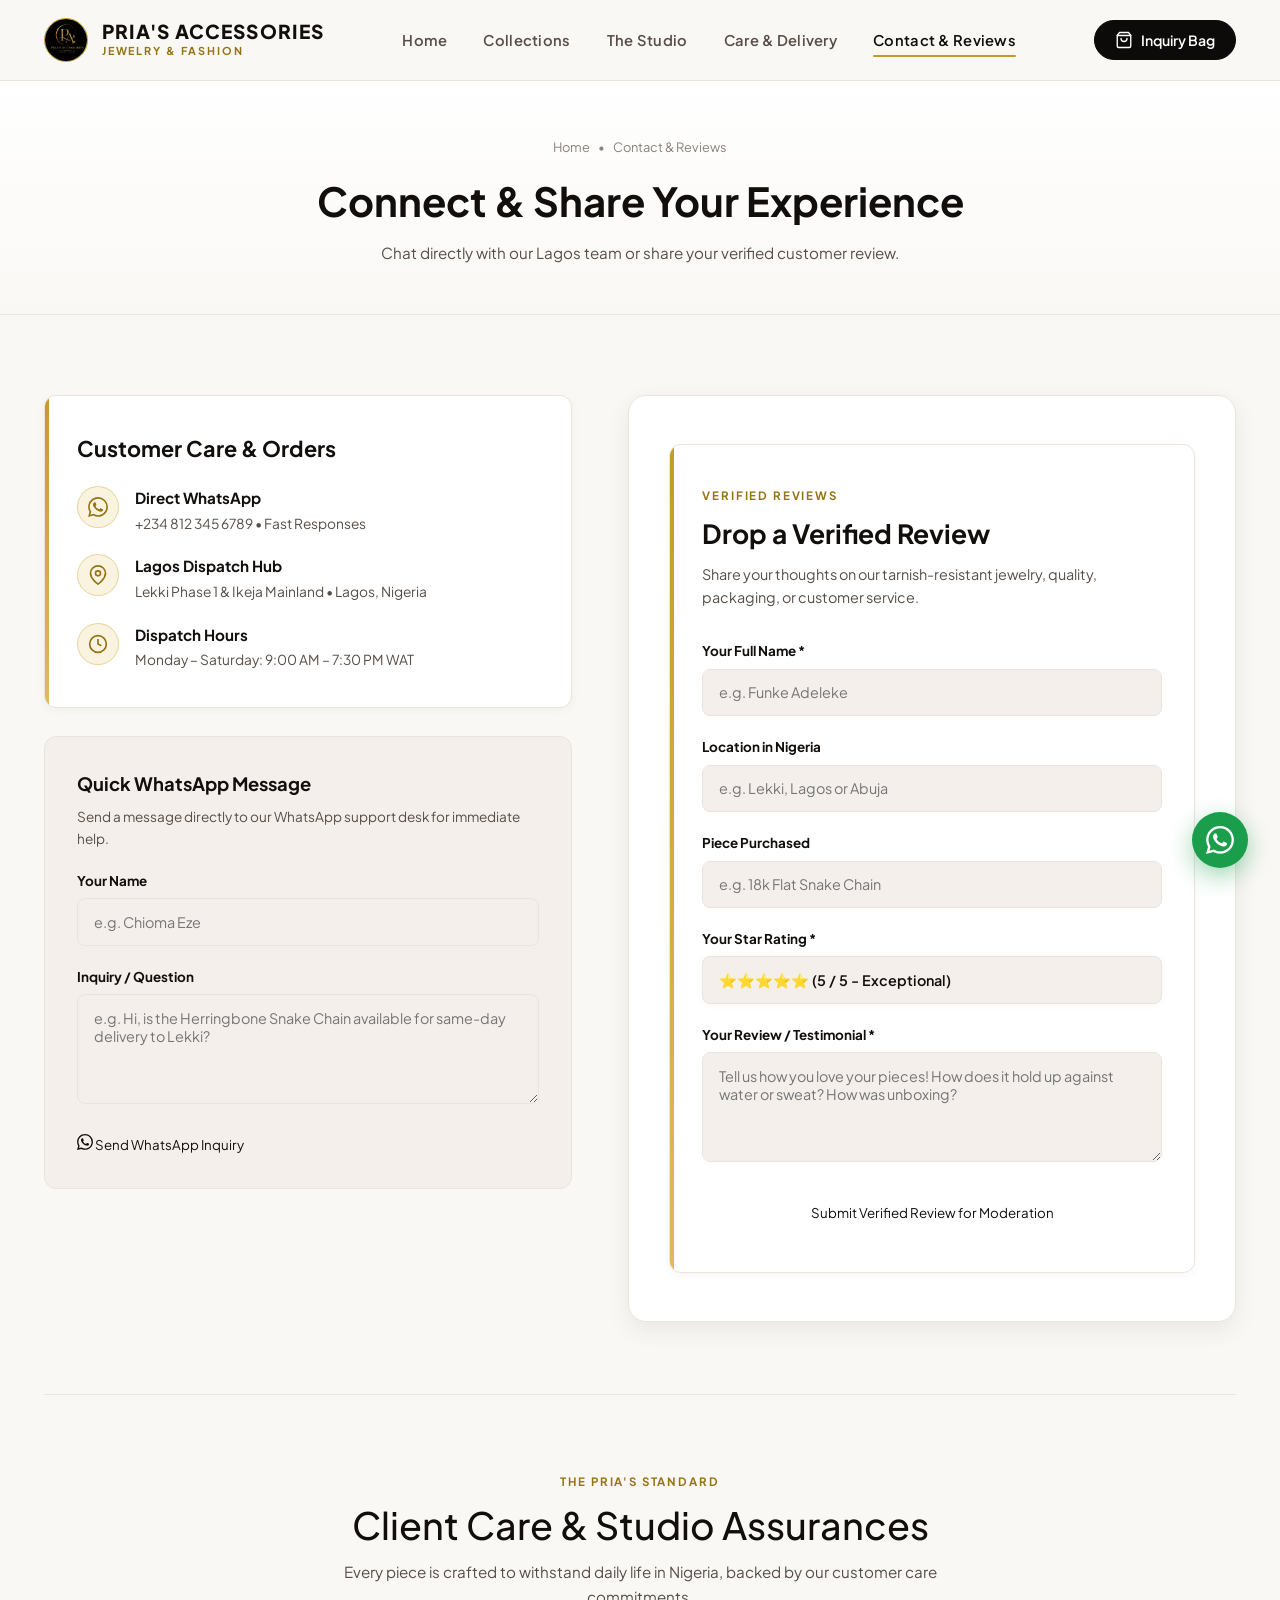
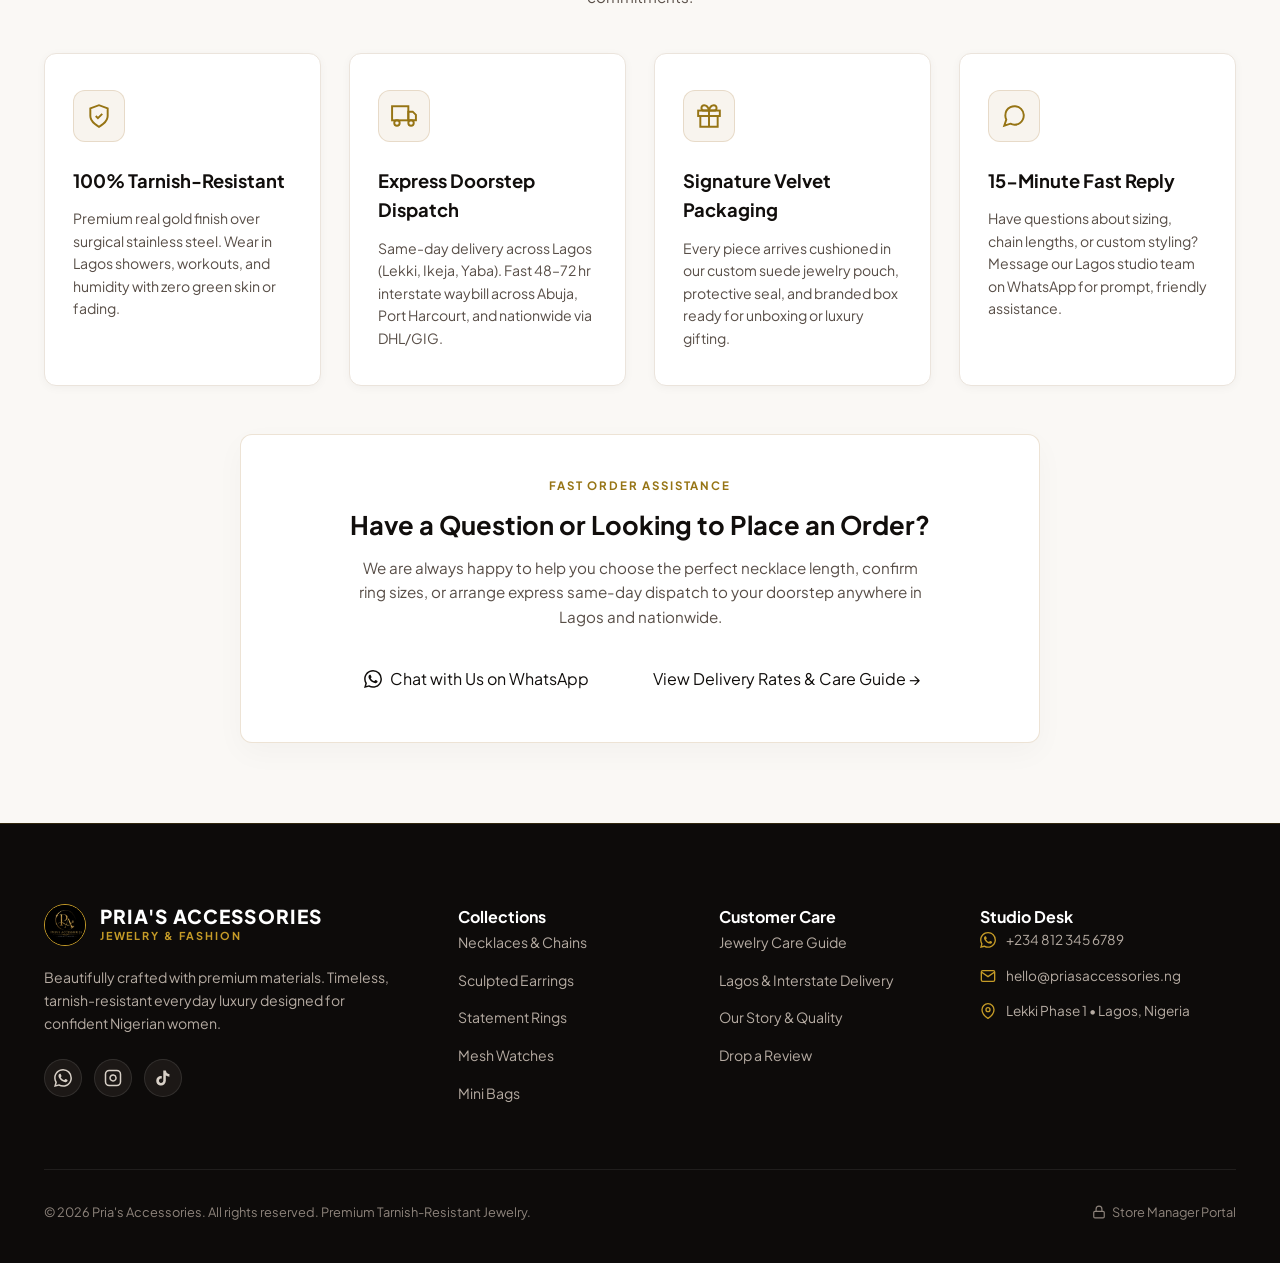
<file: contact.html>
<!DOCTYPE html>
<html lang="en">
<head>
  <meta charset="UTF-8" />
  <meta name="viewport" content="width=device-width, initial-scale=1.0" />
  <title>Contact &amp; Reviews | Pria’s Accessories — Where Everyday Meets Elegance</title>
  <meta name="description" content="At Pria’s Accessories, we believe every day deserves a touch of elegance. Contact our customer care or share your verified review and styling experience." />

  <!-- OpenGraph / WhatsApp / Social Cards -->
  <meta property="og:type" content="website" />
  <meta property="og:url" content="https://priasaccessories.vercel.app/contact.html" />
  <meta property="og:site_name" content="Pria’s Accessories" />
  <meta property="og:title" content="Contact &amp; Reviews | Pria’s Accessories — Where Everyday Meets Elegance" />
  <meta property="og:description" content="At Pria’s Accessories, we believe every day deserves a touch of elegance. Contact our customer care or share your verified review and styling experience." />
  <meta property="og:image" content="https://priasaccessories.vercel.app/assets/logo.png" />
  <meta property="og:image:secure_url" content="https://priasaccessories.vercel.app/assets/logo.png" />
  <meta property="og:image:type" content="image/png" />
  <meta property="og:image:width" content="500" />
  <meta property="og:image:height" content="500" />

  <!-- Favicon -->
  <link rel="icon" type="image/png" href="assets/logo.png" />
  <link rel="preconnect" href="https://fonts.googleapis.com" />
  <link rel="preconnect" href="https://fonts.gstatic.com" crossorigin />
  <link href="https://fonts.googleapis.com/css2?family=Inter:wght@400;500;600;700;800&family=Plus+Jakarta+Sans:wght@400;500;600;700;800&display=swap" rel="stylesheet" />

  <!-- Stylesheets -->
  <link rel="stylesheet" href="styles.css" />
  <link rel="stylesheet" href="contact.css" />
</head>
<body>

  <!-- Site Header -->
  <header class="site-header" id="site-header">
    <div class="container">
      <div class="nav-wrapper">
        <div class="mobile-header-left">
          <button class="btn-hamburger" id="btn-open-mobile-nav" onclick="openMobileNav()" aria-label="Open Navigation Menu">
            <svg class="ui-icon" viewBox="0 0 24 24" fill="none" stroke="currentColor" stroke-width="2" stroke-linecap="round" stroke-linejoin="round">
              <line x1="3" y1="12" x2="21" y2="12"></line>
              <line x1="3" y1="6" x2="21" y2="6"></line>
              <line x1="3" y1="18" x2="21" y2="18"></line>
            </svg>
          </button>
          <a href="index.html" class="brand-logo" title="Pria's Accessories Home">
            <img src="assets/logo.png" alt="Pria's Accessories" class="brand-logo-img" />
            <div class="brand-logo-text">
              <span class="brand-name">PRIA'S ACCESSORIES</span>
              <span class="brand-sub">JEWELRY &amp; FASHION</span>
            </div>
          </a>
        </div>

        <nav class="desktop-nav">
          <ul class="nav-links">
            <li><a href="index.html" class="nav-link">Home</a></li>
            <li><a href="collections.html" class="nav-link">Collections</a></li>
            <li><a href="about.html" class="nav-link">The Studio</a></li>
            <li><a href="faq.html" class="nav-link">Care &amp; Delivery</a></li>
            <li><a href="contact.html" class="nav-link active">Contact &amp; Reviews</a></li>
          </ul>
        </nav>

        <div class="nav-actions">
          <button class="btn-inquiry-nav" onclick="openCartDrawer()" title="View Inquiry Bag" id="btn-open-bag" aria-label="View Bag">
            <svg class="ui-icon" viewBox="0 0 24 24" fill="none" stroke="currentColor" stroke-width="1.8" stroke-linecap="round" stroke-linejoin="round">
              <path d="M6 2L3 6v14a2 2 0 0 0 2 2h14a2 2 0 0 0 2-2V6l-3-4z"></path>
              <line x1="3" y1="6" x2="21" y2="6"></line>
              <path d="M16 10a4 4 0 0 1-8 0"></path>
            </svg>
            <span class="desktop-only">Inquiry Bag</span>
            <span class="badge-count cart-count-badge" style="display: none;">0</span>
          </button>
        </div>
      </div>
    </div>
  </header>

  <!-- Mobile Navigation Slide-over Drawer -->
  <div class="mobile-nav-backdrop" id="mobile-nav-backdrop">
    <div class="mobile-nav-drawer" id="mobile-nav-drawer">
      <div class="mobile-nav-header">
        <a href="index.html" class="brand-logo" onclick="closeMobileNav()">
          <img src="assets/logo.png" alt="Pria's Accessories" class="brand-logo-img" />
          <div class="brand-logo-text">
            <span class="brand-name">PRIA'S ACCESSORIES</span>
            <span class="brand-sub">JEWELRY &amp; FASHION</span>
          </div>
        </a>
        <button class="mobile-nav-close-btn" onclick="closeMobileNav()" aria-label="Close Navigation Menu">
          <svg class="ui-icon" viewBox="0 0 24 24" fill="none" stroke="currentColor" stroke-width="2">
            <line x1="18" y1="6" x2="6" y2="18"></line>
            <line x1="6" y1="6" x2="18" y2="18"></line>
          </svg>
        </button>
      </div>

      <div class="mobile-nav-body">
        <nav class="mobile-nav-menu">
          <a href="index.html" class="mobile-nav-link" onclick="closeMobileNav()">
            <span>Home</span>
            <svg class="ui-icon" viewBox="0 0 24 24" fill="none" stroke="currentColor" stroke-width="2"><polyline points="9 18 15 12 9 6"></polyline></svg>
          </a>
          <a href="collections.html" class="mobile-nav-link" onclick="closeMobileNav()">
            <span>All Collections</span>
            <svg class="ui-icon" viewBox="0 0 24 24" fill="none" stroke="currentColor" stroke-width="2"><polyline points="9 18 15 12 9 6"></polyline></svg>
          </a>
          <div class="mobile-sub-links">
            <a href="collections.html?category=necklaces" class="mobile-sub-link" onclick="closeMobileNav()">Necklaces &amp; Chains</a>
            <a href="collections.html?category=earrings" class="mobile-sub-link" onclick="closeMobileNav()">Sculpted Earrings</a>
            <a href="collections.html?category=rings" class="mobile-sub-link" onclick="closeMobileNav()">Solitaire &amp; Dome Rings</a>
            <a href="collections.html?category=watches" class="mobile-sub-link" onclick="closeMobileNav()">Luxury Mesh Watches</a>
            <a href="collections.html?category=bags" class="mobile-sub-link" onclick="closeMobileNav()">Quilted Mini Bags</a>
          </div>
          <a href="about.html" class="mobile-nav-link" onclick="closeMobileNav()">
            <span>The Studio &amp; Science</span>
            <svg class="ui-icon" viewBox="0 0 24 24" fill="none" stroke="currentColor" stroke-width="2"><polyline points="9 18 15 12 9 6"></polyline></svg>
          </a>
          <a href="faq.html" class="mobile-nav-link" onclick="closeMobileNav()">
            <span>Care &amp; Delivery FAQ</span>
            <svg class="ui-icon" viewBox="0 0 24 24" fill="none" stroke="currentColor" stroke-width="2"><polyline points="9 18 15 12 9 6"></polyline></svg>
          </a>
          <a href="contact.html" class="mobile-nav-link active" onclick="closeMobileNav()">
            <span>Contact &amp; Reviews</span>
            <svg class="ui-icon" viewBox="0 0 24 24" fill="none" stroke="currentColor" stroke-width="2"><polyline points="9 18 15 12 9 6"></polyline></svg>
          </a>
        </nav>

        <div class="mobile-nav-actions">
          <button class="mobile-nav-bag-btn" onclick="closeMobileNav(); openCartDrawer();">
            <div style="display: flex; align-items: center; gap: 0.65rem;">
              <svg class="ui-icon" viewBox="0 0 24 24" fill="none" stroke="currentColor" stroke-width="1.8">
                <path d="M6 2L3 6v14a2 2 0 0 0 2 2h14a2 2 0 0 0 2-2V6l-3-4z"></path>
                <line x1="3" y1="6" x2="21" y2="6"></line>
                <path d="M16 10a4 4 0 0 1-8 0"></path>
              </svg>
              <span>View Inquiry Bag</span>
            </div>
            <span class="badge-count cart-count-badge" style="display: none;">0</span>
          </button>

          <a href="https://wa.me/2348123456789?text=Hello%20Pria%27s%20Accessories%2C%20I%20would%20like%20to%20make%20an%20inquiry." target="_blank" class="btn-primary-wa" style="width: 100%; justify-content: center; padding: 0.85rem 0;">
            <svg class="ui-icon" viewBox="0 0 24 24" fill="currentColor"><path d="M17.472 14.382c-.297-.149-1.758-.867-2.03-.967-.273-.099-.471-.148-.67.15-.197.297-.767.966-.94 1.164-.173.199-.347.223-.644.075-.297-.15-1.255-.463-2.39-1.475-.883-.788-1.48-1.761-1.653-2.059-.173-.297-.018-.458.13-.606.134-.133.298-.347.446-.52.149-.174.198-.298.298-.497.099-.198.05-.371-.025-.52-.075-.149-.669-1.612-.916-2.207-.242-.579-.487-.5-.669-.51-.173-.008-.371-.01-.57-.01-.198 0-.52.074-.792.372-.272.297-1.04 1.016-1.04 2.479 0 1.462 1.065 2.875 1.213 3.074.149.198 2.096 3.2 5.077 4.487.709.306 1.262.489 1.694.625.712.227 1.36.195 1.871.118.571-.085 1.758-.719 2.006-1.413.248-.694.248-1.289.173-1.413-.074-.124-.272-.198-.57-.347m-5.421 7.403h-.004a9.87 9.87 0 01-5.031-1.378l-.361-.214-3.741.982.998-3.648-.235-.374a9.86 9.86 0 01-1.51-5.26c.001-5.45 4.436-9.884 9.888-9.884 2.64 0 5.122 1.03 6.988 2.898a9.825 9.825 0 012.893 6.994c-.003 5.45-4.437 9.884-9.885 9.884m8.413-18.297A11.815 11.815 0 0012.05 0C5.495 0 .16 5.335.157 11.892c0 2.096.547 4.142 1.588 5.945L.057 24l6.305-1.654a11.882 11.882 0 005.683 1.448h.005c6.554 0 11.89-5.335 11.893-11.893a11.821 11.821 0 00-3.48-8.413z"/></svg>
            <span>Chat with Us on WhatsApp</span>
          </a>
        </div>
      </div>

      <div class="mobile-nav-footer">
        <p>Waterproof &bull; Non-Tarnish &bull; Lagos, Nigeria</p>
      </div>
    </div>
  </div>

  <!-- Page Header Banner -->
  <section class="page-header-banner">
    <div class="container">
      <div class="breadcrumbs">
        <a href="index.html">Home</a> &bull; <span>Contact &amp; Reviews</span>
      </div>
      <h1 class="page-header-title">Connect &amp; Share Your Experience</h1>
      <p class="page-header-sub">
        Chat directly with our Lagos team or share your verified customer review.
      </p>
    </div>
  </section>

  <!-- Contact & Review Form Section -->
  <section class="section-padding">
    <div class="container">
      <div class="contact-layout-grid">
        
        <!-- Left Column: Studio Information & Fast WhatsApp Form -->
        <div class="contact-info-panel">
          <div class="contact-card-box">
            <h3 class="contact-card-title">Customer Care &amp; Orders</h3>
            <div class="contact-detail-list">
              
              <div class="contact-detail-item">
                <div class="contact-detail-icon">
                  <svg viewBox="0 0 24 24" fill="currentColor"><path d="M17.472 14.382c-.297-.149-1.758-.867-2.03-.967-.273-.099-.471-.148-.67.15-.197.297-.767.966-.94 1.164-.173.199-.347.223-.644.075-.297-.15-1.255-.463-2.39-1.475-.883-.788-1.48-1.761-1.653-2.059-.173-.297-.018-.458.13-.606.134-.133.298-.347.446-.52.149-.174.198-.298.298-.497.099-.198.05-.371-.025-.52-.075-.149-.669-1.612-.916-2.207-.242-.579-.487-.5-.669-.51-.173-.008-.371-.01-.57-.01-.198 0-.52.074-.792.372-.272.297-1.04 1.016-1.04 2.479 0 1.462 1.065 2.875 1.213 3.074.149.198 2.096 3.2 5.077 4.487.709.306 1.262.489 1.694.625.712.227 1.36.195 1.871.118.571-.085 1.758-.719 2.006-1.413.248-.694.248-1.289.173-1.413-.074-.124-.272-.198-.57-.347m-5.421 7.403h-.004a9.87 9.87 0 01-5.031-1.378l-.361-.214-3.741.982.998-3.648-.235-.374a9.86 9.86 0 01-1.51-5.26c.001-5.45 4.436-9.884 9.888-9.884 2.64 0 5.122 1.03 6.988 2.898a9.825 9.825 0 012.893 6.994c-.003 5.45-4.437 9.884-9.885 9.884m8.413-18.297A11.815 11.815 0 0012.05 0C5.495 0 .16 5.335.157 11.892c0 2.096.547 4.142 1.588 5.945L.057 24l6.305-1.654a11.882 11.882 0 005.683 1.448h.005c6.554 0 11.89-5.335 11.893-11.893a11.821 11.821 0 00-3.48-8.413z"/></svg>
                </div>
                <div class="contact-detail-text">
                  <h5>Direct WhatsApp</h5>
                  <p>+234 812 345 6789 &bull; Fast Responses</p>
                </div>
              </div>

              <div class="contact-detail-item">
                <div class="contact-detail-icon">
                  <svg viewBox="0 0 24 24" fill="none" stroke="currentColor" stroke-width="2"><path d="M21 10c0 7-9 13-9 13s-9-6-9-13a9 9 0 0 1 18 0z"></path><circle cx="12" cy="10" r="3"></circle></svg>
                </div>
                <div class="contact-detail-text">
                  <h5>Lagos Dispatch Hub</h5>
                  <p>Lekki Phase 1 &amp; Ikeja Mainland &bull; Lagos, Nigeria</p>
                </div>
              </div>

              <div class="contact-detail-item">
                <div class="contact-detail-icon">
                  <svg viewBox="0 0 24 24" fill="none" stroke="currentColor" stroke-width="2"><circle cx="12" cy="12" r="10"></circle><polyline points="12 6 12 12 16 14"></polyline></svg>
                </div>
                <div class="contact-detail-text">
                  <h5>Dispatch Hours</h5>
                  <p>Monday – Saturday: 9:00 AM – 7:30 PM WAT</p>
                </div>
              </div>

            </div>
          </div>

          <!-- Quick WhatsApp Inquiry Form -->
          <div class="quick-inquiry-box">
            <h4>Quick WhatsApp Message</h4>
            <p>Send a message directly to our WhatsApp support desk for immediate help.</p>
            <form onsubmit="handleQuickInquirySubmit(event)">
              <div class="form-group">
                <label for="inquiry-name-input">Your Name</label>
                <input type="text" id="inquiry-name-input" class="form-control" placeholder="e.g. Chioma Eze" />
              </div>
              <div class="form-group">
                <label for="inquiry-msg-input">Inquiry / Question</label>
                <textarea id="inquiry-msg-input" class="form-control" rows="3" placeholder="e.g. Hi, is the Herringbone Snake Chain available for same-day delivery to Lekki?"></textarea>
              </div>
              <button type="submit" class="btn-whatsapp-full">
                <svg viewBox="0 0 24 24" fill="currentColor" style="width:16px;height:16px;"><path d="M17.472 14.382c-.297-.149-1.758-.867-2.03-.967-.273-.099-.471-.148-.67.15-.197.297-.767.966-.94 1.164-.173.199-.347.223-.644.075-.297-.15-1.255-.463-2.39-1.475-.883-.788-1.48-1.761-1.653-2.059-.173-.297-.018-.458.13-.606.134-.133.298-.347.446-.52.149-.174.198-.298.298-.497.099-.198.05-.371-.025-.52-.075-.149-.669-1.612-.916-2.207-.242-.579-.487-.5-.669-.51-.173-.008-.371-.01-.57-.01-.198 0-.52.074-.792.372-.272.297-1.04 1.016-1.04 2.479 0 1.462 1.065 2.875 1.213 3.074.149.198 2.096 3.2 5.077 4.487.709.306 1.262.489 1.694.625.712.227 1.36.195 1.871.118.571-.085 1.758-.719 2.006-1.413.248-.694.248-1.289.173-1.413-.074-.124-.272-.198-.57-.347m-5.421 7.403h-.004a9.87 9.87 0 01-5.031-1.378l-.361-.214-3.741.982.998-3.648-.235-.374a9.86 9.86 0 01-1.51-5.26c.001-5.45 4.436-9.884 9.888-9.884 2.64 0 5.122 1.03 6.988 2.898a9.825 9.825 0 012.893 6.994c-.003 5.45-4.437 9.884-9.885 9.884m8.413-18.297A11.815 11.815 0 0012.05 0C5.495 0 .16 5.335.157 11.892c0 2.096.547 4.142 1.588 5.945L.057 24l6.305-1.654a11.882 11.882 0 005.683 1.448h.005c6.554 0 11.89-5.335 11.893-11.893a11.821 11.821 0 00-3.48-8.413z"/></svg>
                <span>Send WhatsApp Inquiry</span>
              </button>
            </form>
          </div>

        </div>

        <!-- Right Column: Drop a Verified Review Form -->
        <div class="review-form-panel">
          <div class="contact-card-box">
            <span class="section-badge" style="margin-bottom: 0.5rem; display: inline-block;">VERIFIED REVIEWS</span>
            <h2 class="contact-card-title" style="font-size: 1.65rem; margin-bottom: 0.5rem;">Drop a Verified Review</h2>
            <p class="review-form-sub">Share your thoughts on our tarnish-resistant jewelry, quality, packaging, or customer service.</p>
            
            <form id="public-review-form" onsubmit="handlePublicReviewSubmit(event)">
              <div class="form-row-2">
                <div class="form-group">
                  <label for="rev-name">Your Full Name *</label>
                  <input type="text" id="rev-name" class="form-control" placeholder="e.g. Funke Adeleke" required />
                </div>
                <div class="form-group">
                  <label for="rev-location">Location in Nigeria</label>
                  <input type="text" id="rev-location" class="form-control" placeholder="e.g. Lekki, Lagos or Abuja" />
                </div>
              </div>

              <div class="form-row-2">
                <div class="form-group">
                  <label for="rev-product">Piece Purchased</label>
                  <input type="text" id="rev-product" class="form-control" placeholder="e.g. 18k Flat Snake Chain" />
                </div>
                <div class="form-group">
                  <label for="rev-rating">Your Star Rating *</label>
                  <select id="rev-rating" class="form-control" style="cursor: pointer;" required>
                    <option value="5" selected>⭐⭐⭐⭐⭐ (5 / 5 - Exceptional)</option>
                    <option value="4">⭐⭐⭐⭐ (4 / 5 - Great Quality)</option>
                    <option value="3">⭐⭐⭐ (3 / 5 - Satisfied)</option>
                  </select>
                </div>
              </div>

              <div class="form-group">
                <label for="rev-text">Your Review / Testimonial *</label>
                <textarea id="rev-text" class="form-control" rows="4" placeholder="Tell us how you love your pieces! How does it hold up against water or sweat? How was unboxing?" required></textarea>
              </div>

              <button type="submit" id="btn-submit-review" class="btn-primary-luxury" style="width: 100%; justify-content: center; padding: 0.95rem;">
                <span>Submit Verified Review for Moderation</span>
              </button>
            </form>
          </div>
        </div>

      </div>

      <!-- Studio Assurances & VIP Care Guarantees -->
      <div class="studio-assurances-section">
        <div class="section-header" style="text-align: center; margin-bottom: 2.75rem;">
          <span class="section-badge">THE PRIA'S STANDARD</span>
          <h2 class="section-title">Client Care &amp; Studio Assurances</h2>
          <p class="section-subtitle">Every piece is crafted to withstand daily life in Nigeria, backed by our customer care commitments.</p>
        </div>

        <div class="assurances-grid">
          <div class="assurance-card">
            <div class="assurance-icon-box">
              <svg viewBox="0 0 24 24" fill="none" stroke="currentColor" stroke-width="1.8" class="assurance-icon">
                <path d="M12 22s8-4 8-10V5l-8-3-8 3v7c0 6 8 10 8 10z"></path>
                <path d="m9 12 2 2 4-4"></path>
              </svg>
            </div>
            <h4>100% Tarnish-Resistant</h4>
            <p>Premium real gold finish over surgical stainless steel. Wear in Lagos showers, workouts, and humidity with zero green skin or fading.</p>
          </div>

          <div class="assurance-card">
            <div class="assurance-icon-box">
              <svg viewBox="0 0 24 24" fill="none" stroke="currentColor" stroke-width="1.8" class="assurance-icon">
                <rect x="1" y="3" width="15" height="13"></rect>
                <polygon points="16 8 20 8 23 11 23 16 16 16 8"></polygon>
                <circle cx="5.5" cy="18.5" r="2.5"></circle>
                <circle cx="18.5" cy="18.5" r="2.5"></circle>
              </svg>
            </div>
            <h4>Express Doorstep Dispatch</h4>
            <p>Same-day delivery across Lagos (Lekki, Ikeja, Yaba). Fast 48–72 hr interstate waybill across Abuja, Port Harcourt, and nationwide via DHL/GIG.</p>
          </div>

          <div class="assurance-card">
            <div class="assurance-icon-box">
              <svg viewBox="0 0 24 24" fill="none" stroke="currentColor" stroke-width="1.8" class="assurance-icon">
                <polyline points="20 12 20 22 4 22 4 12"></polyline>
                <rect x="2" y="7" width="20" height="5"></rect>
                <line x1="12" y1="22" x2="12" y2="7"></line>
                <path d="M12 7H7.5a2.5 2.5 0 0 1 0-5C11 2 12 7 12 7z"></path>
                <path d="M12 7h4.5a2.5 2.5 0 0 0 0-5C13 2 12 7 12 7z"></path>
              </svg>
            </div>
            <h4>Signature Velvet Packaging</h4>
            <p>Every piece arrives cushioned in our custom suede jewelry pouch, protective seal, and branded box ready for unboxing or luxury gifting.</p>
          </div>

          <div class="assurance-card">
            <div class="assurance-icon-box">
              <svg viewBox="0 0 24 24" fill="none" stroke="currentColor" stroke-width="1.8" class="assurance-icon">
                <path d="M21 11.5a8.38 8.38 0 0 1-.9 3.8 8.5 8.5 0 0 1-7.6 4.7 8.38 8.38 0 0 1-3.8-.9L3 21l1.9-5.7a8.38 8.38 0 0 1-.9-3.8 8.5 8.5 0 0 1 4.7-7.6 8.38 8.38 0 0 1 3.8-.9h.5a8.48 8.48 0 0 1 8 8v.5z"></path>
              </svg>
            </div>
            <h4>15-Minute Fast Reply</h4>
            <p>Have questions about sizing, chain lengths, or custom styling? Message our Lagos studio team on WhatsApp for prompt, friendly assistance.</p>
          </div>
        </div>

        <!-- Direct WhatsApp & Store Assistance Card -->
        <div class="contact-support-banner" style="background: #FFFFFF; border: 1.5px solid rgba(184, 145, 90, 0.25); border-radius: var(--radius-md); padding: 2.25rem 2.5rem; text-align: center; max-width: 800px; margin: 3rem auto 0; box-shadow: 0 10px 30px rgba(0,0,0,0.03);">
          <span class="section-badge" style="display: inline-block; margin-bottom: 0.6rem;">FAST ORDER ASSISTANCE</span>
          <h3 style="font-family: var(--font-serif); font-size: 1.6rem; color: var(--text-primary); margin-bottom: 0.6rem;">Have a Question or Looking to Place an Order?</h3>
          <p style="color: var(--text-secondary); font-size: 0.95rem; max-width: 580px; margin: 0 auto 1.5rem; line-height: 1.6;">
            We are always happy to help you choose the perfect necklace length, confirm ring sizes, or arrange express same-day dispatch to your doorstep anywhere in Lagos and nationwide.
          </p>
          <div style="display: flex; gap: 1rem; justify-content: center; flex-wrap: wrap;">
            <a href="https://wa.me/2348123456789?text=Hello%20Pria%27s%20Accessories%2C%20I%20have%20an%20inquiry." target="_blank" class="btn-primary-luxury" style="display: inline-flex; align-items: center; gap: 0.5rem; padding: 0.85rem 1.6rem; text-decoration: none;">
              <svg viewBox="0 0 24 24" fill="currentColor" style="width:18px;height:18px;"><path d="M17.472 14.382c-.297-.149-1.758-.867-2.03-.967-.273-.099-.471-.148-.67.15-.197.297-.767.966-.94 1.164-.173.199-.347.223-.644.075-.297-.15-1.255-.463-2.39-1.475-.883-.788-1.48-1.761-1.653-2.059-.173-.297-.018-.458.13-.606.134-.133.298-.347.446-.52.149-.174.198-.298.298-.497.099-.198.05-.371-.025-.52-.075-.149-.669-1.612-.916-2.207-.242-.579-.487-.5-.669-.51-.173-.008-.371-.01-.57-.01-.198 0-.52.074-.792.372-.272.297-1.04 1.016-1.04 2.479 0 1.462 1.065 2.875 1.213 3.074.149.198 2.096 3.2 5.077 4.487.709.306 1.262.489 1.694.625.712.227 1.36.195 1.871.118.571-.085 1.758-.719 2.006-1.413.248-.694.248-1.289.173-1.413-.074-.124-.272-.198-.57-.347m-5.421 7.403h-.004a9.87 9.87 0 01-5.031-1.378l-.361-.214-3.741.982.998-3.648-.235-.374a9.86 9.86 0 01-1.51-5.26c.001-5.45 4.436-9.884 9.888-9.884 2.64 0 5.122 1.03 6.988 2.898a9.825 9.825 0 012.893 6.994c-.003 5.45-4.437 9.884-9.885 9.884m8.413-18.297A11.815 11.815 0 0012.05 0C5.495 0 .16 5.335.157 11.892c0 2.096.547 4.142 1.588 5.945L.057 24l6.305-1.654a11.882 11.882 0 005.683 1.448h.005c6.554 0 11.89-5.335 11.893-11.893a11.821 11.821 0 00-3.48-8.413z"/></svg>
              <span>Chat with Us on WhatsApp</span>
            </a>
            <a href="faq.html" class="btn-outline-gold" style="display: inline-flex; align-items: center; gap: 0.4rem; padding: 0.85rem 1.4rem; text-decoration: none; border-radius: var(--radius-full);">
              <span>View Delivery Rates &amp; Care Guide &rarr;</span>
            </a>
          </div>
        </div>
      </div>
    </div>
  </section>

  <!-- Site Footer -->
  <footer class="site-footer">
    <div class="container">
      <div class="footer-grid">
        <div class="footer-brand">
          <a href="index.html" class="footer-logo">
            <img src="assets/logo.png" alt="Pria's Accessories" class="footer-logo-img" />
            <div class="brand-logo-text">
              <span class="brand-name">PRIA'S ACCESSORIES</span>
              <span class="brand-sub" style="color:var(--accent-gold);">JEWELRY &amp; FASHION</span>
            </div>
          </a>
          <p class="footer-desc">
            Beautifully crafted with premium materials. Timeless, tarnish-resistant everyday luxury designed for confident Nigerian women.
          </p>
          <div class="footer-socials">
            <a href="https://wa.me/2348123456789" target="_blank" class="social-btn" title="WhatsApp Chat" aria-label="WhatsApp">
              <svg viewBox="0 0 24 24" fill="currentColor"><path d="M17.472 14.382c-.297-.149-1.758-.867-2.03-.967-.273-.099-.471-.148-.67.15-.197.297-.767.966-.94 1.164-.173.199-.347.223-.644.075-.297-.15-1.255-.463-2.39-1.475-.883-.788-1.48-1.761-1.653-2.059-.173-.297-.018-.458.13-.606.134-.133.298-.347.446-.52.149-.174.198-.298.298-.497.099-.198.05-.371-.025-.52-.075-.149-.669-1.612-.916-2.207-.242-.579-.487-.5-.669-.51-.173-.008-.371-.01-.57-.01-.198 0-.52.074-.792.372-.272.297-1.04 1.016-1.04 2.479 0 1.462 1.065 2.875 1.213 3.074.149.198 2.096 3.2 5.077 4.487.709.306 1.262.489 1.694.625.712.227 1.36.195 1.871.118.571-.085 1.758-.719 2.006-1.413.248-.694.248-1.289.173-1.413-.074-.124-.272-.198-.57-.347m-5.421 7.403h-.004a9.87 9.87 0 01-5.031-1.378l-.361-.214-3.741.982.998-3.648-.235-.374a9.86 9.86 0 01-1.51-5.26c.001-5.45 4.436-9.884 9.888-9.884 2.64 0 5.122 1.03 6.988 2.898a9.825 9.825 0 012.893 6.994c-.003 5.45-4.437 9.884-9.885 9.884m8.413-18.297A11.815 11.815 0 0012.05 0C5.495 0 .16 5.335.157 11.892c0 2.096.547 4.142 1.588 5.945L.057 24l6.305-1.654a11.882 11.882 0 005.683 1.448h.005c6.554 0 11.89-5.335 11.893-11.893a11.821 11.821 0 00-3.48-8.413z"/></svg>
            </a>
            <a href="https://instagram.com" target="_blank" class="social-btn" title="Instagram" aria-label="Instagram">
              <svg viewBox="0 0 24 24" fill="none" stroke="currentColor" stroke-width="2"><rect x="2" y="2" width="20" height="20" rx="5" ry="5"></rect><path d="M16 11.37A4 4 0 1 1 12.63 8 4 4 0 0 1 16 11.37z"></path><line x1="17.5" y1="6.5" x2="17.51" y2="6.5"></line></svg>
            </a>
            <a href="https://tiktok.com/@priasaccessories" target="_blank" class="social-btn" title="TikTok" aria-label="TikTok">
              <svg viewBox="0 0 24 24" fill="currentColor" style="width:18px;height:18px;"><path d="M19.59 6.69a4.83 4.83 0 0 1-3.77-4.25V2h-3.45v13.67a2.89 2.89 0 0 1-5.2 1.74 2.89 2.89 0 0 1 2.31-4.64c.298 0 .59.043.87.127V9.4a6.33 6.33 0 0 0-.87-.06A6.34 6.34 0 0 0 3 15.68a6.34 6.34 0 0 0 10.79 4.49 6.27 6.27 0 0 0 1.99-4.5V8.69a8.18 8.18 0 0 0 4.79 1.54V6.78a4.85 4.85 0 0 1-.98-.09z"/></svg>
            </a>
          </div>
        </div>

        <div class="footer-nav">
          <h4 class="footer-heading">Collections</h4>
          <ul class="footer-links">
            <li><a href="collections.html?category=necklaces">Necklaces &amp; Chains</a></li>
            <li><a href="collections.html?category=earrings">Sculpted Earrings</a></li>
            <li><a href="collections.html?category=rings">Statement Rings</a></li>
            <li><a href="collections.html?category=watches">Mesh Watches</a></li>
            <li><a href="collections.html?category=bags">Mini Bags</a></li>
          </ul>
        </div>

        <div class="footer-nav">
          <h4 class="footer-heading">Customer Care</h4>
          <ul class="footer-links">
            <li><a href="faq.html">Jewelry Care Guide</a></li>
            <li><a href="faq.html#delivery">Lagos &amp; Interstate Delivery</a></li>
            <li><a href="about.html">Our Story &amp; Quality</a></li>
            <li><a href="contact.html">Drop a Review</a></li>
          </ul>
        </div>

        <div class="footer-nav">
          <h4 class="footer-heading">Studio Desk</h4>
          <div class="footer-contact-info">
            <div class="contact-row">
              <svg class="contact-icon" viewBox="0 0 24 24" fill="currentColor"><path d="M17.472 14.382c-.297-.149-1.758-.867-2.03-.967-.273-.099-.471-.148-.67.15-.197.297-.767.966-.94 1.164-.173.199-.347.223-.644.075-.297-.15-1.255-.463-2.39-1.475-.883-.788-1.48-1.761-1.653-2.059-.173-.297-.018-.458.13-.606.134-.133.298-.347.446-.52.149-.174.198-.298.298-.497.099-.198.05-.371-.025-.52-.075-.149-.669-1.612-.916-2.207-.242-.579-.487-.5-.669-.51-.173-.008-.371-.01-.57-.01-.198 0-.52.074-.792.372-.272.297-1.04 1.016-1.04 2.479 0 1.462 1.065 2.875 1.213 3.074.149.198 2.096 3.2 5.077 4.487.709.306 1.262.489 1.694.625.712.227 1.36.195 1.871.118.571-.085 1.758-.719 2.006-1.413.248-.694.248-1.289.173-1.413-.074-.124-.272-.198-.57-.347m-5.421 7.403h-.004a9.87 9.87 0 01-5.031-1.378l-.361-.214-3.741.982.998-3.648-.235-.374a9.86 9.86 0 01-1.51-5.26c.001-5.45 4.436-9.884 9.888-9.884 2.64 0 5.122 1.03 6.988 2.898a9.825 9.825 0 012.893 6.994c-.003 5.45-4.437 9.884-9.885 9.884m8.413-18.297A11.815 11.815 0 0012.05 0C5.495 0 .16 5.335.157 11.892c0 2.096.547 4.142 1.588 5.945L.057 24l6.305-1.654a11.882 11.882 0 005.683 1.448h.005c6.554 0 11.89-5.335 11.893-11.893a11.821 11.821 0 00-3.48-8.413z"/></svg>
              <span>+234 812 345 6789</span>
            </div>
            <div class="contact-row">
              <svg class="contact-icon" viewBox="0 0 24 24" fill="none" stroke="currentColor" stroke-width="2"><path d="M4 4h16c1.1 0 2 .9 2 2v12c0 1.1-.9 2-2 2H4c-1.1 0-2-.9-2-2V6c0-1.1.9-2 2-2z"></path><polyline points="22,6 12,13 2,6"></polyline></svg>
              <span>hello@priasaccessories.ng</span>
            </div>
            <div class="contact-row">
              <svg class="contact-icon" viewBox="0 0 24 24" fill="none" stroke="currentColor" stroke-width="2"><path d="M21 10c0 7-9 13-9 13s-9-6-9-13a9 9 0 0 1 18 0z"></path><circle cx="12" cy="10" r="3"></circle></svg>
              <span>Lekki Phase 1 &bull; Lagos, Nigeria</span>
            </div>
          </div>
        </div>
      </div>

      <div class="footer-bottom">
        <p>&copy; 2026 Pria's Accessories. All rights reserved. Premium Tarnish-Resistant Jewelry.</p>
        <a href="admin.html" class="footer-admin-link">
          <svg viewBox="0 0 24 24" fill="none" stroke="currentColor" stroke-width="2" style="width:14px;height:14px;"><rect x="3" y="11" width="18" height="11" rx="2" ry="2"></rect><path d="M7 11V7a5 5 0 0 1 10 0v4"></path></svg>
          <span>Store Manager Portal</span>
        </a>
      </div>
    </div>
  </footer>

  <!-- Multi-Item Inquiry Cart Drawer -->
  <div class="cart-drawer-backdrop" id="cart-drawer-backdrop">
    <div class="cart-drawer" id="cart-drawer">
      <div class="drawer-header">
        <div class="drawer-title-wrap">
          <svg class="ui-icon" viewBox="0 0 24 24" fill="none" stroke="currentColor" stroke-width="2"><path d="M6 2L3 6v14a2 2 0 0 0 2 2h14a2 2 0 0 0 2-2V6l-3-4z"></path><line x1="3" y1="6" x2="21" y2="6"></line><path d="M16 10a4 4 0 0 1-8 0"></path></svg>
          <h3>Inquiry Bag (<span id="drawer-items-count">0</span>)</h3>
        </div>
        <button class="drawer-close-btn" onclick="closeCartDrawer()" aria-label="Close Bag Drawer">
          <svg class="ui-icon" viewBox="0 0 24 24" fill="none" stroke="currentColor" stroke-width="2"><line x1="18" y1="6" x2="6" y2="18"></line><line x1="6" y1="6" x2="18" y2="18"></line></svg>
        </button>
      </div>

      <div class="drawer-body" id="drawer-cart-items-container">
        <!-- Dynamically rendered items -->
      </div>

      <div class="drawer-footer" id="drawer-footer-actions">
        <div class="delivery-section">
          <label class="delivery-label" for="drawer-delivery-select">Choose Delivery Destination:</label>
          <select class="delivery-select" id="drawer-delivery-select" onchange="updateDeliveryDestination(this.value)">
            <option value="lagos-mainland">Lagos Mainland (₦1,500 • Same/Next Day)</option>
            <option value="lagos-island">Lagos Island / Lekki / VI (₦2,000 • Same Day)</option>
            <option value="abuja">Abuja Express Waybill (₦3,500 • 24-48 hrs)</option>
            <option value="ph">Port Harcourt Express (₦3,500 • 48 hrs)</option>
            <option value="nationwide">Nationwide Interstate (₦4,000 • 2-3 Days)</option>
            <option value="pickup">Lagos Studio Pickup (Free • Ready in 2 hrs)</option>
          </select>
        </div>

        <div class="drawer-summary-row"><span>Items Subtotal:</span><strong id="cart-subtotal-val">₦0</strong></div>
        <div class="drawer-summary-row"><span>Delivery Fee:</span><strong id="cart-delivery-val">₦1,500</strong></div>
        <div class="drawer-summary-row total"><span>Estimated Total:</span><span class="total-amount" id="cart-total-val">₦0</span></div>
        <button class="btn-send-whatsapp-order" onclick="checkoutWhatsApp()">
          <svg viewBox="0 0 24 24" fill="currentColor" style="width:18px;height:18px;"><path d="M17.472 14.382c-.297-.149-1.758-.867-2.03-.967-.273-.099-.471-.148-.67.15-.197.297-.767.966-.94 1.164-.173.199-.347.223-.644.075-.297-.15-1.255-.463-2.39-1.475-.883-.788-1.48-1.761-1.653-2.059-.173-.297-.018-.458.13-.606.134-.133.298-.347.446-.52.149-.174.198-.298.298-.497.099-.198.05-.371-.025-.52-.075-.149-.669-1.612-.916-2.207-.242-.579-.487-.5-.669-.51-.173-.008-.371-.01-.57-.01-.198 0-.52.074-.792.372-.272.297-1.04 1.016-1.04 2.479 0 1.462 1.065 2.875 1.213 3.074.149.198 2.096 3.2 5.077 4.487.709.306 1.262.489 1.694.625.712.227 1.36.195 1.871.118.571-.085 1.758-.719 2.006-1.413.248-.694.248-1.289.173-1.413-.074-.124-.272-.198-.57-.347m-5.421 7.403h-.004a9.87 9.87 0 01-5.031-1.378l-.361-.214-3.741.982.998-3.648-.235-.374a9.86 9.86 0 01-1.51-5.26c.001-5.45 4.436-9.884 9.888-9.884 2.64 0 5.122 1.03 6.988 2.898a9.825 9.825 0 012.893 6.994c-.003 5.45-4.437 9.884-9.885 9.884m8.413-18.297A11.815 11.815 0 0012.05 0C5.495 0 .16 5.335.157 11.892c0 2.096.547 4.142 1.588 5.945L.057 24l6.305-1.654a11.882 11.882 0 005.683 1.448h.005c6.554 0 11.89-5.335 11.893-11.893a11.821 11.821 0 00-3.48-8.413z"/></svg>
          <span>Send Order to WhatsApp</span>
        </button>
      </div>
    </div>
  </div>

  <!-- Sticky WhatsApp Floating Action Button -->
  <a href="https://wa.me/2348123456789?text=Hello%20Pria%27s%20Accessories%2C%20I%20would%20like%20to%20make%20an%20inquiry."
    target="_blank" class="sticky-wa-float" title="Direct WhatsApp Support" aria-label="Chat on WhatsApp">
    <svg viewBox="0 0 24 24" fill="currentColor"><path d="M17.472 14.382c-.297-.149-1.758-.867-2.03-.967-.273-.099-.471-.148-.67.15-.197.297-.767.966-.94 1.164-.173.199-.347.223-.644.075-.297-.15-1.255-.463-2.39-1.475-.883-.788-1.48-1.761-1.653-2.059-.173-.297-.018-.458.13-.606.134-.133.298-.347.446-.52.149-.174.198-.298.298-.497.099-.198.05-.371-.025-.52-.075-.149-.669-1.612-.916-2.207-.242-.579-.487-.5-.669-.51-.173-.008-.371-.01-.57-.01-.198 0-.52.074-.792.372-.272.297-1.04 1.016-1.04 2.479 0 1.462 1.065 2.875 1.213 3.074.149.198 2.096 3.2 5.077 4.487.709.306 1.262.489 1.694.625.712.227 1.36.195 1.871.118.571-.085 1.758-.719 2.006-1.413.248-.694.248-1.289.173-1.413-.074-.124-.272-.198-.57-.347m-5.421 7.403h-.004a9.87 9.87 0 01-5.031-1.378l-.361-.214-3.741.982.998-3.648-.235-.374a9.86 9.86 0 01-1.51-5.26c.001-5.45 4.436-9.884 9.888-9.884 2.64 0 5.122 1.03 6.988 2.898a9.825 9.825 0 012.893 6.994c-.003 5.45-4.437 9.884-9.885 9.884m8.413-18.297A11.815 11.815 0 0012.05 0C5.495 0 .16 5.335.157 11.892c0 2.096.547 4.142 1.588 5.945L.057 24l6.305-1.654a11.882 11.882 0 005.683 1.448h.005c6.554 0 11.89-5.335 11.893-11.893a11.821 11.821 0 00-3.48-8.413z"/></svg>
  </a>

  <!-- Toast Notification Container -->
  <div class="toast-container" id="toast-container"></div>

  <!-- JavaScript State Engine & Page Logic -->
  <script src="app.js"></script>
  <script src="contact.js"></script>
</body>
</html>
</file>
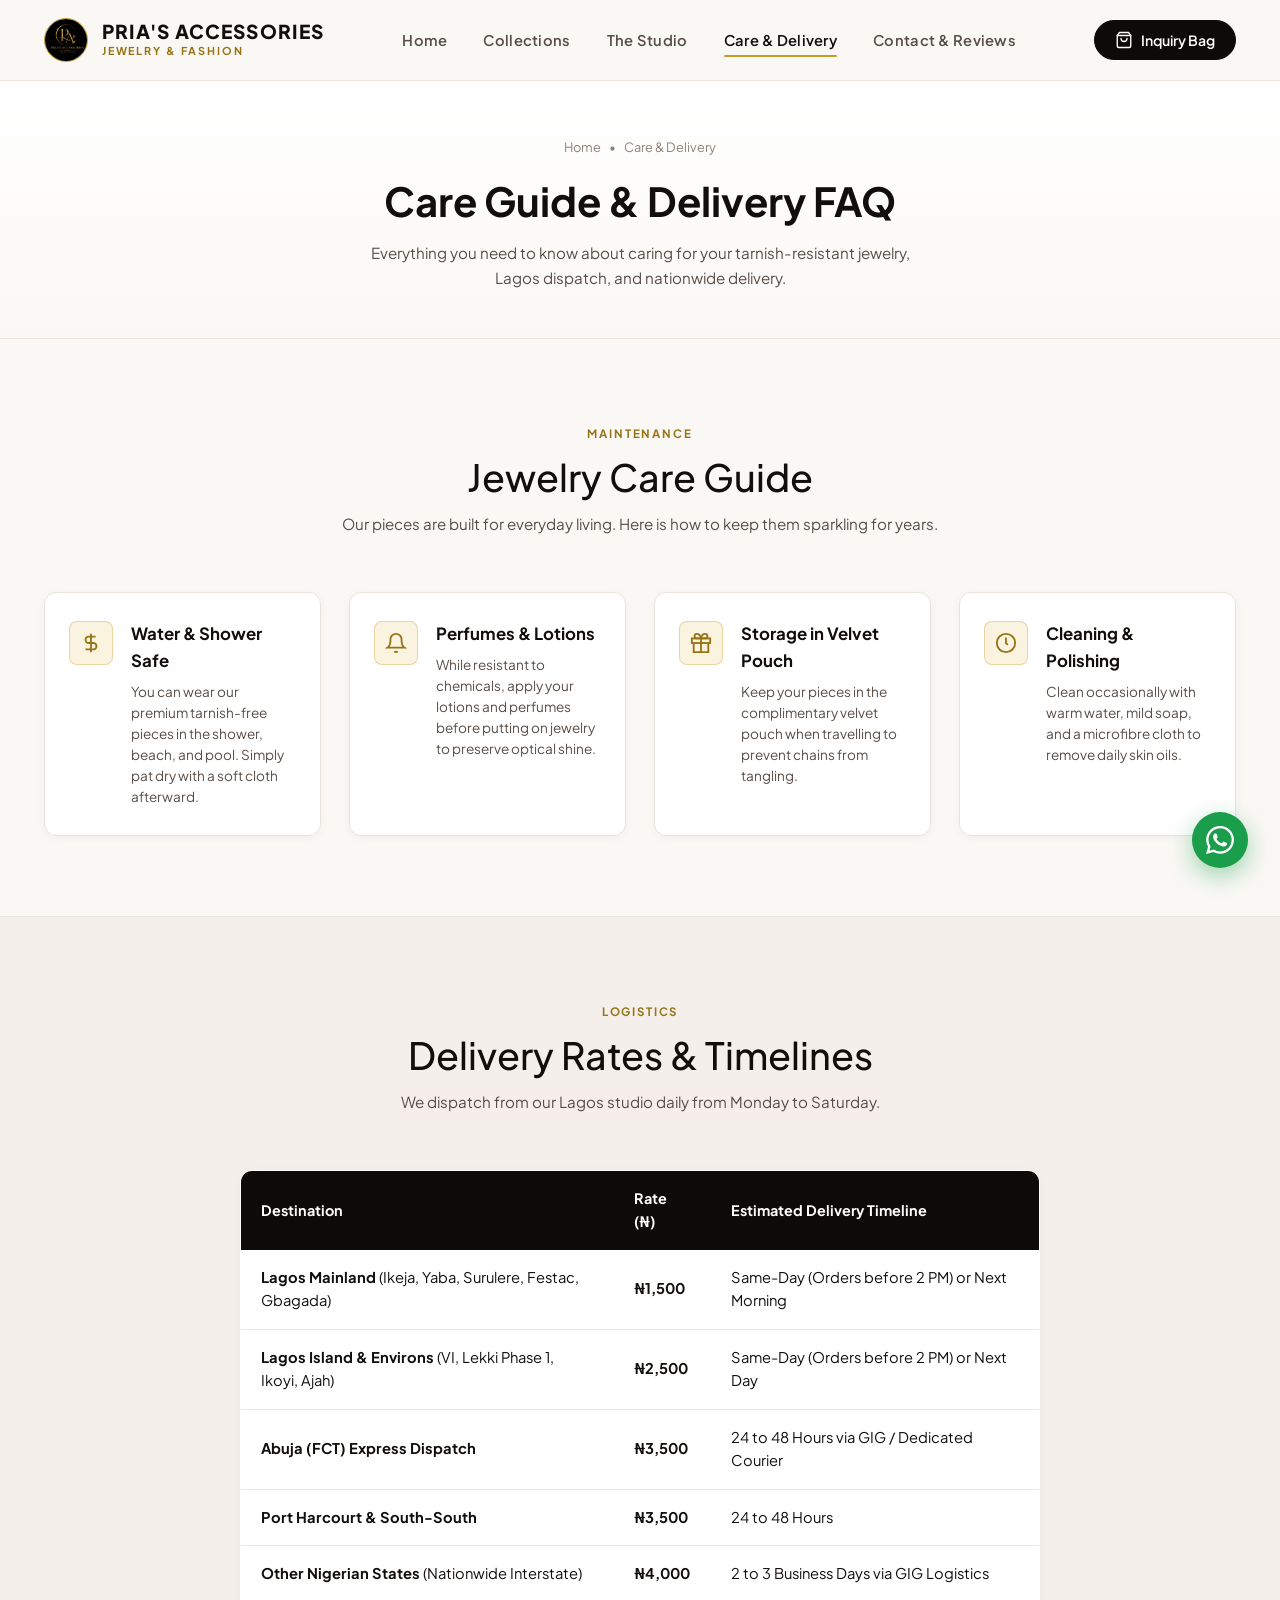
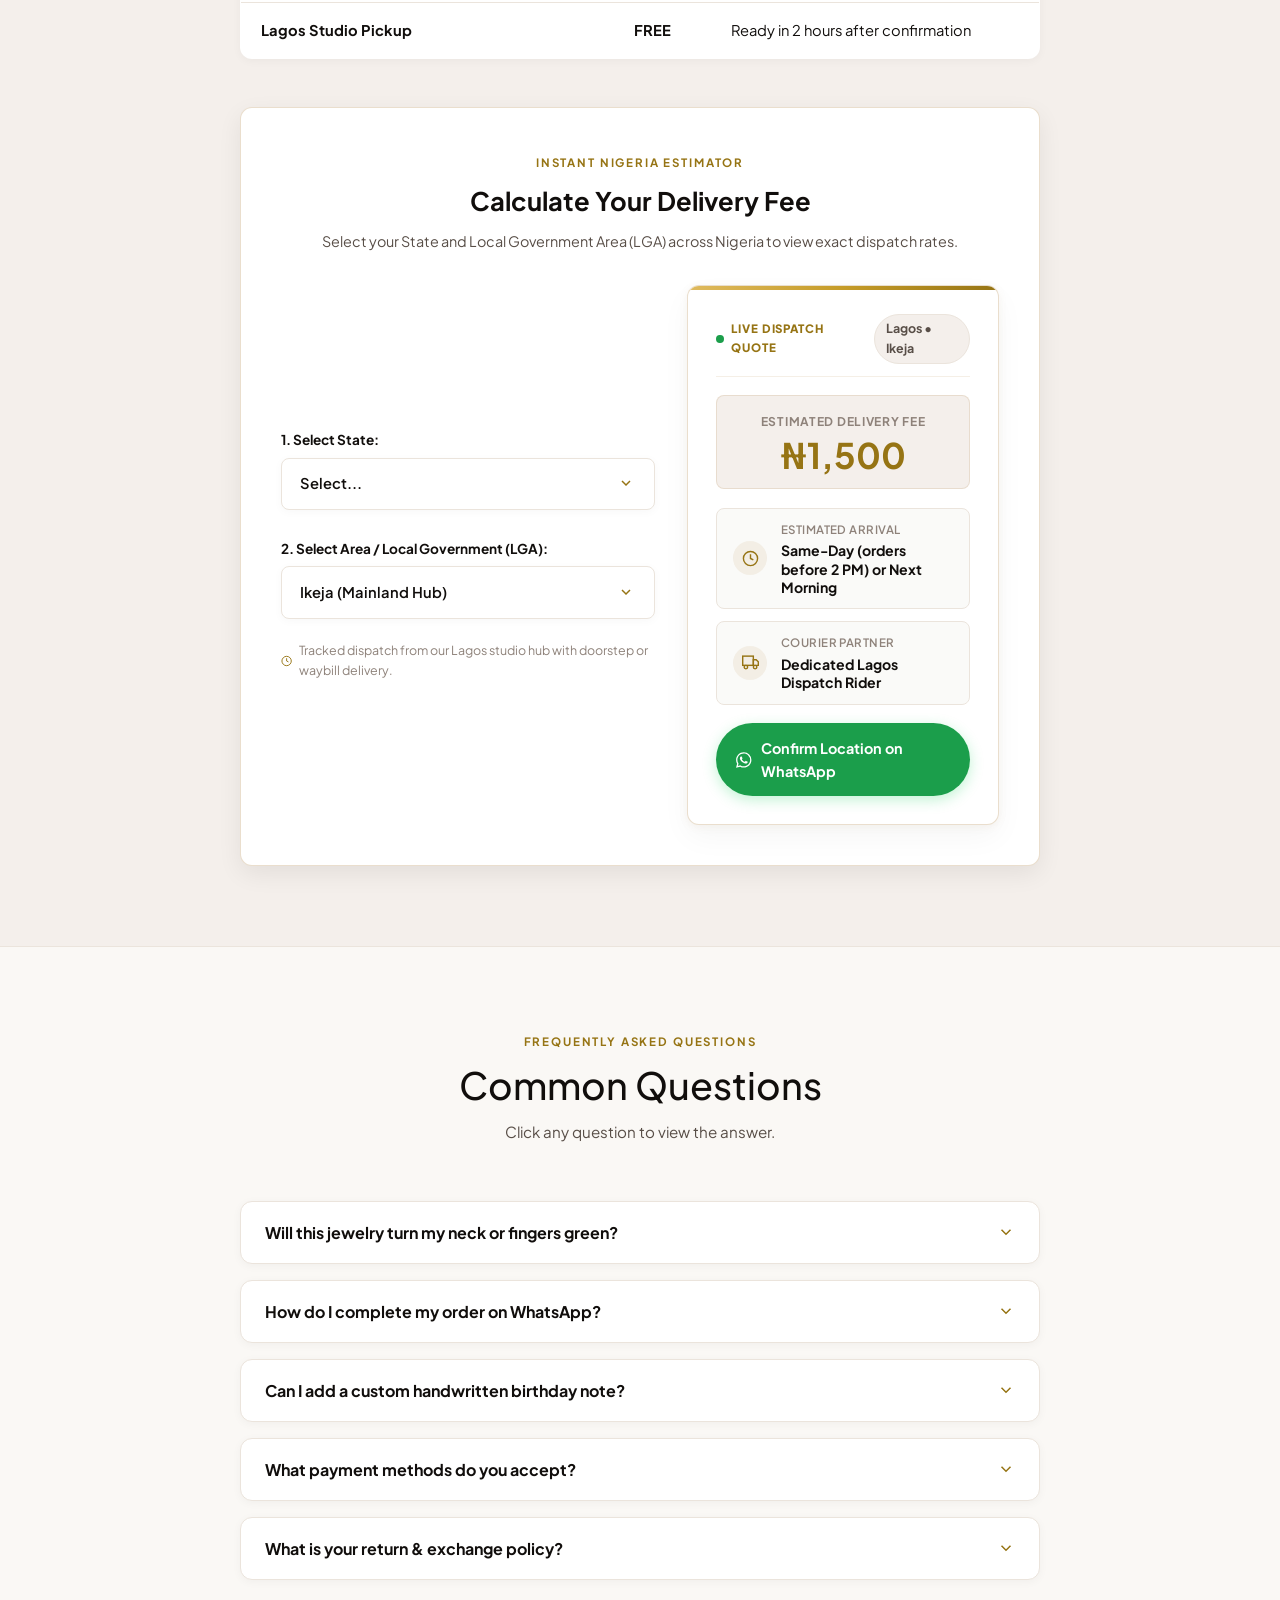
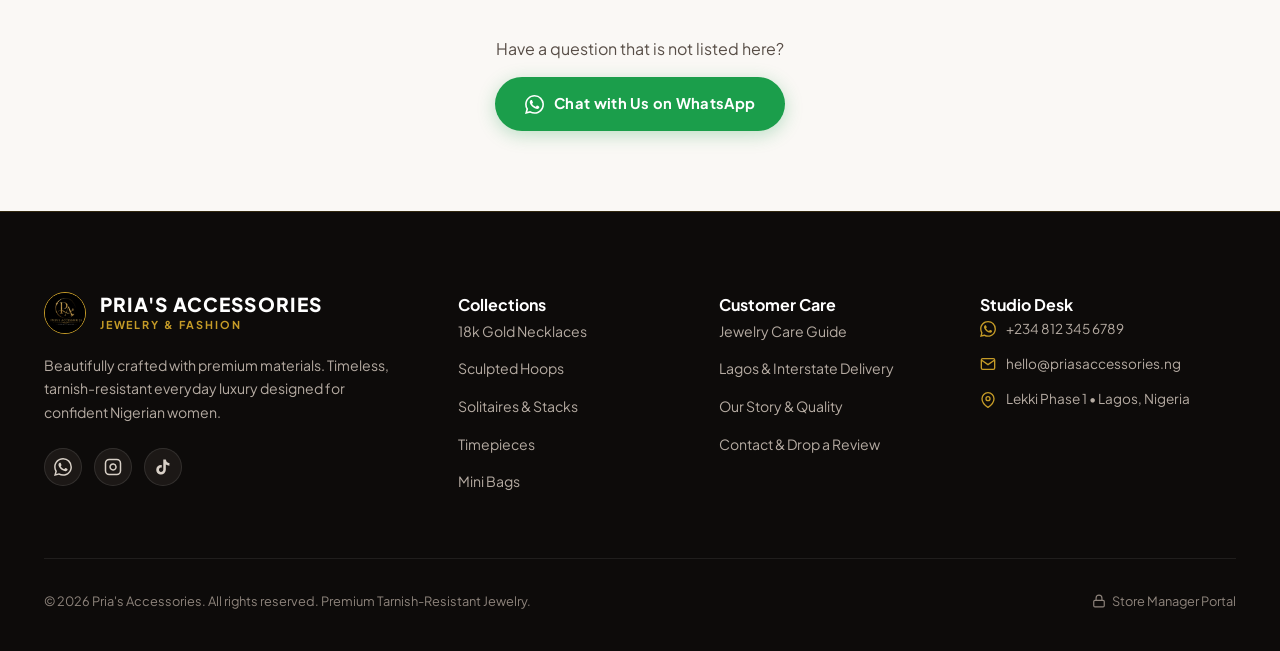
<file: faq.html>
<!DOCTYPE html>
<html lang="en">
<head>
  <meta charset="UTF-8" />
  <meta name="viewport" content="width=device-width, initial-scale=1.0" />
  <title>Care &amp; Delivery FAQ | Pria’s Accessories — Where Everyday Meets Elegance</title>
  <meta name="description" content="At Pria’s Accessories, we believe every day deserves a touch of elegance. Find detailed jewelry care guides, 36-state shipping rates, and shopping FAQs." />

  <!-- OpenGraph / WhatsApp / Social Cards -->
  <meta property="og:type" content="website" />
  <meta property="og:url" content="https://priasaccessories.vercel.app/faq.html" />
  <meta property="og:site_name" content="Pria’s Accessories" />
  <meta property="og:title" content="Care &amp; Delivery FAQ | Pria’s Accessories — Where Everyday Meets Elegance" />
  <meta property="og:description" content="At Pria’s Accessories, we believe every day deserves a touch of elegance. Find detailed jewelry care guides, 36-state shipping rates, and shopping FAQs." />
  <meta property="og:image" content="https://priasaccessories.vercel.app/assets/logo.png" />
  <meta property="og:image:secure_url" content="https://priasaccessories.vercel.app/assets/logo.png" />
  <meta property="og:image:type" content="image/png" />
  <meta property="og:image:width" content="500" />
  <meta property="og:image:height" content="500" />

  <!-- Favicon -->
  <link rel="icon" type="image/png" href="assets/logo.png" />

  <!-- Google Fonts (Clean, visible, modern sans-serif) -->
  <link rel="preconnect" href="https://fonts.googleapis.com" />
  <link rel="preconnect" href="https://fonts.gstatic.com" crossorigin />
  <link href="https://fonts.googleapis.com/css2?family=Inter:wght@400;500;600;700;800&family=Plus+Jakarta+Sans:wght@400;500;600;700;800&display=swap" rel="stylesheet" />

  <!-- Stylesheet -->
  <link rel="stylesheet" href="styles.css" />
  <link rel="stylesheet" href="faq.css" />
</head>
<body>


  <!-- Site Header -->
  <header class="site-header">
    <div class="container">
      <div class="nav-wrapper">
        <div class="mobile-header-left">
          <button class="btn-hamburger" id="btn-open-mobile-nav" onclick="openMobileNav()" aria-label="Open Navigation Menu">
            <svg class="ui-icon" viewBox="0 0 24 24" fill="none" stroke="currentColor" stroke-width="2" stroke-linecap="round" stroke-linejoin="round">
              <line x1="3" y1="12" x2="21" y2="12"></line>
              <line x1="3" y1="6" x2="21" y2="6"></line>
              <line x1="3" y1="18" x2="21" y2="18"></line>
            </svg>
          </button>
          <a href="index.html" class="brand-logo" title="Pria's Accessories Home">
            <img src="assets/logo.png" alt="Pria's Accessories" class="brand-logo-img" />
            <div class="brand-logo-text">
              <span class="brand-name">PRIA'S ACCESSORIES</span>
              <span class="brand-sub">JEWELRY &amp; FASHION</span>
            </div>
          </a>
        </div>

        <nav class="desktop-nav">
          <ul class="nav-links">
            <li><a href="index.html" class="nav-link">Home</a></li>
            <li><a href="collections.html" class="nav-link">Collections</a></li>
            <li><a href="about.html" class="nav-link">The Studio</a></li>
            <li><a href="faq.html" class="nav-link active">Care &amp; Delivery</a></li>
            <li><a href="contact.html" class="nav-link">Contact &amp; Reviews</a></li>
          </ul>
        </nav>

        <div class="nav-actions">
          <button class="btn-inquiry-nav" onclick="openCartDrawer()" title="View Inquiry Bag" id="btn-open-bag" aria-label="View Bag">
            <svg class="ui-icon" viewBox="0 0 24 24" fill="none" stroke="currentColor" stroke-width="1.8" stroke-linecap="round" stroke-linejoin="round">
              <path d="M6 2L3 6v14a2 2 0 0 0 2 2h14a2 2 0 0 0 2-2V6l-3-4z"></path>
              <line x1="3" y1="6" x2="21" y2="6"></line>
              <path d="M16 10a4 4 0 0 1-8 0"></path>
            </svg>
            <span class="desktop-only">Inquiry Bag</span>
            <span class="badge-count cart-count-badge" style="display: none;">0</span>
          </button>
        </div>
      </div>
    </div>
  </header>

  <!-- Mobile Navigation Slide-over Drawer -->
  <div class="mobile-nav-backdrop" id="mobile-nav-backdrop">
    <div class="mobile-nav-drawer" id="mobile-nav-drawer">
      <div class="mobile-nav-header">
        <a href="index.html" class="brand-logo" onclick="closeMobileNav()">
          <img src="assets/logo.png" alt="Pria's Accessories" class="brand-logo-img" />
          <div class="brand-logo-text">
            <span class="brand-name">PRIA'S ACCESSORIES</span>
            <span class="brand-sub">JEWELRY &amp; FASHION</span>
          </div>
        </a>
        <button class="mobile-nav-close-btn" onclick="closeMobileNav()" aria-label="Close Navigation Menu">
          <svg class="ui-icon" viewBox="0 0 24 24" fill="none" stroke="currentColor" stroke-width="2">
            <line x1="18" y1="6" x2="6" y2="18"></line>
            <line x1="6" y1="6" x2="18" y2="18"></line>
          </svg>
        </button>
      </div>

      <div class="mobile-nav-body">
        <nav class="mobile-nav-menu">
          <a href="index.html" class="mobile-nav-link" onclick="closeMobileNav()">
            <span>Home</span>
            <svg class="ui-icon" viewBox="0 0 24 24" fill="none" stroke="currentColor" stroke-width="2"><polyline points="9 18 15 12 9 6"></polyline></svg>
          </a>
          <a href="collections.html" class="mobile-nav-link" onclick="closeMobileNav()">
            <span>All Collections</span>
            <svg class="ui-icon" viewBox="0 0 24 24" fill="none" stroke="currentColor" stroke-width="2"><polyline points="9 18 15 12 9 6"></polyline></svg>
          </a>
          <div class="mobile-sub-links">
            <a href="collections.html?category=necklaces" class="mobile-sub-link" onclick="closeMobileNav()">Necklaces &amp; Chains</a>
            <a href="collections.html?category=earrings" class="mobile-sub-link" onclick="closeMobileNav()">Sculpted Earrings</a>
            <a href="collections.html?category=rings" class="mobile-sub-link" onclick="closeMobileNav()">Solitaire &amp; Dome Rings</a>
            <a href="collections.html?category=watches" class="mobile-sub-link" onclick="closeMobileNav()">Luxury Mesh Watches</a>
            <a href="collections.html?category=bags" class="mobile-sub-link" onclick="closeMobileNav()">Quilted Mini Bags</a>
          </div>
          <a href="about.html" class="mobile-nav-link" onclick="closeMobileNav()">
            <span>The Studio &amp; Science</span>
            <svg class="ui-icon" viewBox="0 0 24 24" fill="none" stroke="currentColor" stroke-width="2"><polyline points="9 18 15 12 9 6"></polyline></svg>
          </a>
          <a href="faq.html" class="mobile-nav-link active" onclick="closeMobileNav()">
            <span>Care &amp; Delivery FAQ</span>
            <svg class="ui-icon" viewBox="0 0 24 24" fill="none" stroke="currentColor" stroke-width="2"><polyline points="9 18 15 12 9 6"></polyline></svg>
          </a>
          <a href="contact.html" class="mobile-nav-link" onclick="closeMobileNav()">
            <span>Contact &amp; Reviews</span>
            <svg class="ui-icon" viewBox="0 0 24 24" fill="none" stroke="currentColor" stroke-width="2"><polyline points="9 18 15 12 9 6"></polyline></svg>
          </a>
        </nav>

        <div class="mobile-nav-actions">
          <button class="mobile-nav-bag-btn" onclick="closeMobileNav(); openCartDrawer();">
            <div style="display: flex; align-items: center; gap: 0.65rem;">
              <svg class="ui-icon" viewBox="0 0 24 24" fill="none" stroke="currentColor" stroke-width="1.8">
                <path d="M6 2L3 6v14a2 2 0 0 0 2 2h14a2 2 0 0 0 2-2V6l-3-4z"></path>
                <line x1="3" y1="6" x2="21" y2="6"></line>
                <path d="M16 10a4 4 0 0 1-8 0"></path>
              </svg>
              <span>View Inquiry Bag</span>
            </div>
            <span class="badge-count cart-count-badge" style="display: none;">0</span>
          </button>

          <a href="https://wa.me/2348123456789?text=Hello%20Pria%27s%20Accessories%2C%20I%20would%20like%20to%20make%20an%20inquiry." target="_blank" class="btn-primary-wa" style="width: 100%; justify-content: center; padding: 0.85rem 0;">
            <svg class="ui-icon" viewBox="0 0 24 24" fill="currentColor"><path d="M17.472 14.382c-.297-.149-1.758-.867-2.03-.967-.273-.099-.471-.148-.67.15-.197.297-.767.966-.94 1.164-.173.199-.347.223-.644.075-.297-.15-1.255-.463-2.39-1.475-.883-.788-1.48-1.761-1.653-2.059-.173-.297-.018-.458.13-.606.134-.133.298-.347.446-.52.149-.174.198-.298.298-.497.099-.198.05-.371-.025-.52-.075-.149-.669-1.612-.916-2.207-.242-.579-.487-.5-.669-.51-.173-.008-.371-.01-.57-.01-.198 0-.52.074-.792.372-.272.297-1.04 1.016-1.04 2.479 0 1.462 1.065 2.875 1.213 3.074.149.198 2.096 3.2 5.077 4.487.709.306 1.262.489 1.694.625.712.227 1.36.195 1.871.118.571-.085 1.758-.719 2.006-1.413.248-.694.248-1.289.173-1.413-.074-.124-.272-.198-.57-.347m-5.421 7.403h-.004a9.87 9.87 0 01-5.031-1.378l-.361-.214-3.741.982.998-3.648-.235-.374a9.86 9.86 0 01-1.51-5.26c.001-5.45 4.436-9.884 9.888-9.884 2.64 0 5.122 1.03 6.988 2.898a9.825 9.825 0 012.893 6.994c-.003 5.45-4.437 9.884-9.885 9.884m8.413-18.297A11.815 11.815 0 0012.05 0C5.495 0 .16 5.335.157 11.892c0 2.096.547 4.142 1.588 5.945L.057 24l6.305-1.654a11.882 11.882 0 005.683 1.448h.005c6.554 0 11.89-5.335 11.893-11.893a11.821 11.821 0 00-3.48-8.413z"/></svg>
            <span>Chat with Us on WhatsApp</span>
          </a>
        </div>
      </div>

      <div class="mobile-nav-footer">
        <p>Waterproof &bull; Non-Tarnish &bull; Lagos, Nigeria</p>
      </div>
    </div>
  </div>

  <!-- Page Header Banner -->
  <section class="page-header-banner">
    <div class="container">
      <div class="breadcrumbs">
        <a href="index.html">Home</a> &bull; <span>Care &amp; Delivery</span>
      </div>
      <h1 class="page-header-title">Care Guide &amp; Delivery FAQ</h1>
      <p class="page-header-sub">
        Everything you need to know about caring for your tarnish-resistant jewelry, Lagos dispatch, and nationwide delivery.
      </p>
    </div>
  </section>

  <!-- Care Instructions Section -->
  <section class="section-padding">
    <div class="container">
      <div class="section-header">
        <span class="section-badge">MAINTENANCE</span>
        <h2 class="section-title">Jewelry Care Guide</h2>
        <p class="section-subtitle">Our pieces are built for everyday living. Here is how to keep them sparkling for years.</p>
      </div>

      <div class="trust-grid">
        <div class="trust-card">
          <div class="trust-icon-wrap">
            <svg viewBox="0 0 24 24" fill="none" stroke="currentColor" stroke-width="2"><path d="M12 2v20M17 5H9.5a3.5 3.5 0 0 0 0 7h5a3.5 3.5 0 0 1 0 7H6"></path></svg>
          </div>
          <div class="trust-info">
            <h4>Water &amp; Shower Safe</h4>
            <p>You can wear our premium tarnish-free pieces in the shower, beach, and pool. Simply pat dry with a soft cloth afterward.</p>
          </div>
        </div>

        <div class="trust-card">
          <div class="trust-icon-wrap">
            <svg viewBox="0 0 24 24" fill="none" stroke="currentColor" stroke-width="2"><path d="M18 8A6 6 0 0 0 6 8c0 7-3 9-3 9h18s-3-2-3-9"></path><path d="M13.73 21a2 2 0 0 1-3.46 0"></path></svg>
          </div>
          <div class="trust-info">
            <h4>Perfumes &amp; Lotions</h4>
            <p>While resistant to chemicals, apply your lotions and perfumes before putting on jewelry to preserve optical shine.</p>
          </div>
        </div>

        <div class="trust-card">
          <div class="trust-icon-wrap">
            <svg viewBox="0 0 24 24" fill="none" stroke="currentColor" stroke-width="2"><polyline points="20 12 20 22 4 22 4 12"></polyline><rect x="2" y="7" width="20" height="5"></rect><line x1="12" y1="22" x2="12" y2="7"></line><path d="M12 7H7.5a2.5 2.5 0 0 1 0-5C11 2 12 7 12 7z"></path><path d="M12 7h4.5a2.5 2.5 0 0 0 0-5C13 2 12 7 12 7z"></path></svg>
          </div>
          <div class="trust-info">
            <h4>Storage in Velvet Pouch</h4>
            <p>Keep your pieces in the complimentary velvet pouch when travelling to prevent chains from tangling.</p>
          </div>
        </div>

        <div class="trust-card">
          <div class="trust-icon-wrap">
            <svg viewBox="0 0 24 24" fill="none" stroke="currentColor" stroke-width="2"><circle cx="12" cy="12" r="10"></circle><polyline points="12 6 12 12 14 14"></polyline></svg>
          </div>
          <div class="trust-info">
            <h4>Cleaning &amp; Polishing</h4>
            <p>Clean occasionally with warm water, mild soap, and a microfibre cloth to remove daily skin oils.</p>
          </div>
        </div>
      </div>
    </div>
  </section>

  <!-- Delivery Rates & Timelines -->
  <section class="section-padding" style="background: var(--bg-surface-elevated); border-top: 1px solid var(--border-subtle); border-bottom: 1px solid var(--border-subtle);">
    <div class="container">
      <div class="section-header">
        <span class="section-badge">LOGISTICS</span>
        <h2 class="section-title">Delivery Rates &amp; Timelines</h2>
        <p class="section-subtitle">We dispatch from our Lagos studio daily from Monday to Saturday.</p>
      </div>

      <div style="max-width: 800px; margin: 0 auto;">
        <table class="delivery-rates-table">
          <thead>
            <tr>
              <th>Destination</th>
              <th>Rate (₦)</th>
              <th>Estimated Delivery Timeline</th>
            </tr>
          </thead>
          <tbody>
            <tr>
              <td><strong>Lagos Mainland</strong> (Ikeja, Yaba, Surulere, Festac, Gbagada)</td>
              <td><strong>₦1,500</strong></td>
              <td>Same-Day (Orders before 2 PM) or Next Morning</td>
            </tr>
            <tr>
              <td><strong>Lagos Island &amp; Environs</strong> (VI, Lekki Phase 1, Ikoyi, Ajah)</td>
              <td><strong>₦2,500</strong></td>
              <td>Same-Day (Orders before 2 PM) or Next Day</td>
            </tr>
            <tr>
              <td><strong>Abuja (FCT) Express Dispatch</strong></td>
              <td><strong>₦3,500</strong></td>
              <td>24 to 48 Hours via GIG / Dedicated Courier</td>
            </tr>
            <tr>
              <td><strong>Port Harcourt &amp; South-South</strong></td>
              <td><strong>₦3,500</strong></td>
              <td>24 to 48 Hours</td>
            </tr>
            <tr>
              <td><strong>Other Nigerian States</strong> (Nationwide Interstate)</td>
              <td><strong>₦4,000</strong></td>
              <td>2 to 3 Business Days via GIG Logistics</td>
            </tr>
            <tr>
              <td><strong>Lagos Studio Pickup</strong></td>
              <td><strong>FREE</strong></td>
              <td>Ready in 2 hours after confirmation</td>
            </tr>
          </tbody>
        </table>
      </div>

      <div class="delivery-calc-container" id="delivery-calculator">
        <div class="delivery-calc-header">
          <span class="section-badge" style="margin-bottom: 0.5rem; display: inline-block;">INSTANT NIGERIA ESTIMATOR</span>
          <h3 class="delivery-calc-title">Calculate Your Delivery Fee</h3>
          <p style="font-size: 0.9rem; color: var(--text-secondary);">Select your State and Local Government Area (LGA) across Nigeria to view exact dispatch rates.</p>
        </div>

        <div class="delivery-calc-grid">
          <div class="delivery-calc-select-wrap">
            <div style="margin-bottom: 1rem;">
              <label for="faq-calc-state" style="font-size: 0.85rem; font-weight: 700; color: var(--text-primary); display: block; margin-bottom: 0.4rem;">
                1. Select State:
              </label>
              <select id="faq-calc-state" class="luxury-select" onchange="handleFAQStateChange(this.value)" style="width: 100%;">
                <!-- Populated dynamically via faq.js -->
              </select>
            </div>

            <div>
              <label for="faq-calc-lga" style="font-size: 0.85rem; font-weight: 700; color: var(--text-primary); display: block; margin-bottom: 0.4rem;">
                2. Select Area / Local Government (LGA):
              </label>
              <select id="faq-calc-lga" class="luxury-select" onchange="handleFAQLGAChange(this.value)" style="width: 100%;">
                <!-- Populated dynamically based on chosen State -->
              </select>
            </div>

            <div style="font-size: 0.78rem; color: var(--text-muted); margin-top: 0.6rem; display: flex; align-items: center; gap: 0.4rem;">
              <svg viewBox="0 0 24 24" fill="none" stroke="currentColor" stroke-width="2" style="width:14px;height:14px;color:var(--accent-gold-dark);"><circle cx="12" cy="12" r="10"></circle><polyline points="12 6 12 12 16 14"></polyline></svg>
              <span>Tracked dispatch from our Lagos studio hub with doorstep or waybill delivery.</span>
            </div>
          </div>

          <div class="delivery-calc-result-box">
            <div class="calc-result-card-header">
              <span class="calc-live-tag"><span class="pulse-dot"></span> LIVE DISPATCH QUOTE</span>
              <span class="calc-dest-label" id="faq-calc-dest-pill">Lagos &bull; Mainland Hub</span>
            </div>

            <div class="calc-fee-hero">
              <span class="calc-fee-caption">Estimated Delivery Fee</span>
              <div class="calc-fee-amount" id="faq-calc-fee">₦1,500</div>
            </div>

            <div class="calc-details-list">
              <div class="calc-detail-item">
                <div class="calc-detail-icon">
                  <svg viewBox="0 0 24 24" fill="none" stroke="currentColor" stroke-width="2"><circle cx="12" cy="12" r="10"></circle><polyline points="12 6 12 12 16 14"></polyline></svg>
                </div>
                <div class="calc-detail-content">
                  <span class="calc-detail-label">Estimated Arrival</span>
                  <span class="calc-detail-val" id="faq-calc-timeline-text">Same-Day / Next Morning</span>
                </div>
              </div>

              <div class="calc-detail-item">
                <div class="calc-detail-icon">
                  <svg viewBox="0 0 24 24" fill="none" stroke="currentColor" stroke-width="2"><rect x="1" y="3" width="15" height="13"></rect><polygon points="16 8 20 8 23 11 23 16 16 16 16 8"></polygon><circle cx="5.5" cy="18.5" r="2.5"></circle><circle cx="18.5" cy="18.5" r="2.5"></circle></svg>
                </div>
                <div class="calc-detail-content">
                  <span class="calc-detail-label">Courier Partner</span>
                  <span class="calc-detail-val" id="faq-calc-courier">Dedicated Lagos Dispatch Rider</span>
                </div>
              </div>
            </div>

            <a id="faq-calc-whatsapp-btn" href="https://wa.me/2348123456789?text=Hello%20Pria%27s%20Accessories%2C%20I%20would%20like%20to%20inquire%20about%20delivery%20to%20Lagos%20(Ikeja)." target="_blank" class="calc-action-btn">
              <svg viewBox="0 0 24 24" fill="currentColor" style="width:18px;height:18px;"><path d="M17.472 14.382c-.297-.149-1.758-.867-2.03-.967-.273-.099-.471-.148-.67.15-.197.297-.767.966-.94 1.164-.173.199-.347.223-.644.075-.297-.15-1.255-.463-2.39-1.475-.883-.788-1.48-1.761-1.653-2.059-.173-.297-.018-.458.13-.606.134-.133.298-.347.446-.52.149-.174.198-.298.298-.497.099-.198.05-.371-.025-.52-.075-.149-.669-1.612-.916-2.207-.242-.579-.487-.5-.669-.51-.173-.008-.371-.01-.57-.01-.198 0-.52.074-.792.372-.272.297-1.04 1.016-1.04 2.479 0 1.462 1.065 2.875 1.213 3.074.149.198 2.096 3.2 5.077 4.487.709.306 1.262.489 1.694.625.712.227 1.36.195 1.871.118.571-.085 1.758-.719 2.006-1.413.248-.694.248-1.289.173-1.413-.074-.124-.272-.198-.57-.347m-5.421 7.403h-.004a9.87 9.87 0 01-5.031-1.378l-.361-.214-3.741.982.998-3.648-.235-.374a9.86 9.86 0 01-1.51-5.26c.001-5.45 4.436-9.884 9.888-9.884 2.64 0 5.122 1.03 6.988 2.898a9.825 9.825 0 012.893 6.994c-.003 5.45-4.437 9.884-9.885 9.884m8.413-18.297A11.815 11.815 0 0012.05 0C5.495 0 .16 5.335.157 11.892c0 2.096.547 4.142 1.588 5.945L.057 24l6.305-1.654a11.882 11.882 0 005.683 1.448h.005c6.554 0 11.89-5.335 11.893-11.893a11.821 11.821 0 00-3.48-8.413z"/></svg>
              <span>Confirm Location on WhatsApp</span>
            </a>
          </div>
        </div>
      </div>
    </div>
  </section>

  <section class="section-padding">
    <div class="container">
      <div class="section-header">
        <span class="section-badge">FREQUENTLY ASKED QUESTIONS</span>
        <h2 class="section-title">Common Questions</h2>
        <p class="section-subtitle">Click any question to view the answer.</p>
      </div>

      <div class="faq-wrap">
        <div class="faq-item">
          <button class="faq-question">
            <span>Will this jewelry turn my neck or fingers green?</span>
            <svg class="faq-chevron" viewBox="0 0 24 24" fill="none" stroke="currentColor" stroke-width="2"><polyline points="6 9 12 15 18 9"></polyline></svg>
          </button>
          <div class="faq-answer">
            <strong>Never.</strong> Green skin is caused by cheap copper and nickel reacting with perspiration. All Pria's Accessories pieces are crafted with 316L medical-grade stainless steel vacuum-bonded with real 18k gold. They are 100% hypoallergenic, nickel-free, and lead-free.
          </div>
        </div>

        <div class="faq-item">
          <button class="faq-question">
            <span>How do I complete my order on WhatsApp?</span>
            <svg class="faq-chevron" viewBox="0 0 24 24" fill="none" stroke="currentColor" stroke-width="2"><polyline points="6 9 12 15 18 9"></polyline></svg>
          </button>
          <div class="faq-answer">
            Simply add your desired items to your Inquiry Bag and click <strong>"Send Order to WhatsApp"</strong>. This automatically generates a formatted invoice with your selected items and calculated delivery fee, directly opening a chat with our customer support team for payment confirmation.
          </div>
        </div>

        <div class="faq-item">
          <button class="faq-question">
            <span>Can I add a custom handwritten birthday note?</span>
            <svg class="faq-chevron" viewBox="0 0 24 24" fill="none" stroke="currentColor" stroke-width="2"><polyline points="6 9 12 15 18 9"></polyline></svg>
          </button>
          <div class="faq-answer">
            <strong>Yes!</strong> All orders include our signature velvet pouch, and we offer complimentary handwritten luxury card notes for birthdays, anniversaries, and bridal gifts. Simply mention your message when chatting with us on WhatsApp.
          </div>
        </div>

        <div class="faq-item">
          <button class="faq-question">
            <span>What payment methods do you accept?</span>
            <svg class="faq-chevron" viewBox="0 0 24 24" fill="none" stroke="currentColor" stroke-width="2"><polyline points="6 9 12 15 18 9"></polyline></svg>
          </button>
          <div class="faq-answer">
            We accept instant Nigerian bank transfers (GTBank, Zenith, Access, Kuda, OPay) upon order confirmation on WhatsApp. For Lagos deliveries, transfer on dispatch confirmation is supported.
          </div>
        </div>

        <div class="faq-item">
          <button class="faq-question">
            <span>What is your return &amp; exchange policy?</span>
            <svg class="faq-chevron" viewBox="0 0 24 24" fill="none" stroke="currentColor" stroke-width="2"><polyline points="6 9 12 15 18 9"></polyline></svg>
          </button>
          <div class="faq-answer">
            If an item arrives damaged or the ring size is not an ideal fit, notify us within 48 hours of delivery for a swift replacement or size exchange.
          </div>
        </div>
      </div>

      <div style="text-align: center; margin-top: 3.5rem;">
        <p style="color: var(--text-secondary); margin-bottom: 1rem;">Have a question that is not listed here?</p>
        <a href="https://wa.me/2348123456789?text=Hello%20Pria%27s%20Accessories%2C%20I%20have%20a%20question%20about%20your%20pieces." target="_blank" class="btn-primary-wa" style="display: inline-flex;">
          <svg class="ui-icon" viewBox="0 0 24 24" fill="currentColor"><path d="M17.472 14.382c-.297-.149-1.758-.867-2.03-.967-.273-.099-.471-.148-.67.15-.197.297-.767.966-.94 1.164-.173.199-.347.223-.644.075-.297-.15-1.255-.463-2.39-1.475-.883-.788-1.48-1.761-1.653-2.059-.173-.297-.018-.458.13-.606.134-.133.298-.347.446-.52.149-.174.198-.298.298-.497.099-.198.05-.371-.025-.52-.075-.149-.669-1.612-.916-2.207-.242-.579-.487-.5-.669-.51-.173-.008-.371-.01-.57-.01-.198 0-.52.074-.792.372-.272.297-1.04 1.016-1.04 2.479 0 1.462 1.065 2.875 1.213 3.074.149.198 2.096 3.2 5.077 4.487.709.306 1.262.489 1.694.625.712.227 1.36.195 1.871.118.571-.085 1.758-.719 2.006-1.413.248-.694.248-1.289.173-1.413-.074-.124-.272-.198-.57-.347m-5.421 7.403h-.004a9.87 9.87 0 01-5.031-1.378l-.361-.214-3.741.982.998-3.648-.235-.374a9.86 9.86 0 01-1.51-5.26c.001-5.45 4.436-9.884 9.888-9.884 2.64 0 5.122 1.03 6.988 2.898a9.825 9.825 0 012.893 6.994c-.003 5.45-4.437 9.884-9.885 9.884m8.413-18.297A11.815 11.815 0 0012.05 0C5.495 0 .16 5.335.157 11.892c0 2.096.547 4.142 1.588 5.945L.057 24l6.305-1.654a11.882 11.882 0 005.683 1.448h.005c6.554 0 11.89-5.335 11.893-11.893a11.821 11.821 0 00-3.48-8.413z"/></svg>
          <span>Chat with Us on WhatsApp</span>
        </a>
      </div>
    </div>
  </section>

  <!-- Site Footer -->
  <footer class="site-footer">
    <div class="container">
      <div class="footer-grid">
        <div class="footer-brand">
          <a href="index.html" class="footer-logo">
            <img src="assets/logo.png" alt="Pria's Accessories" class="footer-logo-img" />
            <div class="brand-logo-text">
              <span class="brand-name">PRIA'S ACCESSORIES</span>
              <span class="brand-sub" style="color:var(--accent-gold);">JEWELRY &amp; FASHION</span>
            </div>
          </a>
          <p class="footer-desc">
            Beautifully crafted with premium materials. Timeless, tarnish-resistant everyday luxury designed for confident Nigerian women.
          </p>
          <div class="footer-socials">
            <a href="https://wa.me/2348123456789" target="_blank" class="social-btn" title="WhatsApp Chat" aria-label="WhatsApp">
              <svg viewBox="0 0 24 24" fill="currentColor"><path d="M17.472 14.382c-.297-.149-1.758-.867-2.03-.967-.273-.099-.471-.148-.67.15-.197.297-.767.966-.94 1.164-.173.199-.347.223-.644.075-.297-.15-1.255-.463-2.39-1.475-.883-.788-1.48-1.761-1.653-2.059-.173-.297-.018-.458.13-.606.134-.133.298-.347.446-.52.149-.174.198-.298.298-.497.099-.198.05-.371-.025-.52-.075-.149-.669-1.612-.916-2.207-.242-.579-.487-.5-.669-.51-.173-.008-.371-.01-.57-.01-.198 0-.52.074-.792.372-.272.297-1.04 1.016-1.04 2.479 0 1.462 1.065 2.875 1.213 3.074.149.198 2.096 3.2 5.077 4.487.709.306 1.262.489 1.694.625.712.227 1.36.195 1.871.118.571-.085 1.758-.719 2.006-1.413.248-.694.248-1.289.173-1.413-.074-.124-.272-.198-.57-.347m-5.421 7.403h-.004a9.87 9.87 0 01-5.031-1.378l-.361-.214-3.741.982.998-3.648-.235-.374a9.86 9.86 0 01-1.51-5.26c.001-5.45 4.436-9.884 9.888-9.884 2.64 0 5.122 1.03 6.988 2.898a9.825 9.825 0 012.893 6.994c-.003 5.45-4.437 9.884-9.885 9.884m8.413-18.297A11.815 11.815 0 0012.05 0C5.495 0 .16 5.335.157 11.892c0 2.096.547 4.142 1.588 5.945L.057 24l6.305-1.654a11.882 11.882 0 005.683 1.448h.005c6.554 0 11.89-5.335 11.893-11.893a11.821 11.821 0 00-3.48-8.413z"/></svg>
            </a>
            <a href="https://instagram.com" target="_blank" class="social-btn" title="Instagram" aria-label="Instagram">
              <svg viewBox="0 0 24 24" fill="none" stroke="currentColor" stroke-width="2"><rect x="2" y="2" width="20" height="20" rx="5" ry="5"></rect><path d="M16 11.37A4 4 0 1 1 12.63 8 4 4 0 0 1 16 11.37z"></path><line x1="17.5" y1="6.5" x2="17.51" y2="6.5"></line></svg>
            </a>
            <a href="https://tiktok.com/@priasaccessories" target="_blank" class="social-btn" title="TikTok" aria-label="TikTok">
              <svg viewBox="0 0 24 24" fill="currentColor" style="width:18px;height:18px;"><path d="M19.59 6.69a4.83 4.83 0 0 1-3.77-4.25V2h-3.45v13.67a2.89 2.89 0 0 1-5.2 1.74 2.89 2.89 0 0 1 2.31-4.64c.298 0 .59.043.87.127V9.4a6.33 6.33 0 0 0-.87-.06A6.34 6.34 0 0 0 3 15.68a6.34 6.34 0 0 0 10.79 4.49 6.27 6.27 0 0 0 1.99-4.5V8.69a8.18 8.18 0 0 0 4.79 1.54V6.78a4.85 4.85 0 0 1-.98-.09z"/></svg>
            </a>
          </div>
        </div>

        <div class="footer-nav">
          <h4 class="footer-heading">Collections</h4>
          <ul class="footer-links">
            <li><a href="collections.html?category=necklaces">18k Gold Necklaces</a></li>
            <li><a href="collections.html?category=earrings">Sculpted Hoops</a></li>
            <li><a href="collections.html?category=rings">Solitaires &amp; Stacks</a></li>
            <li><a href="collections.html?category=watches">Timepieces</a></li>
            <li><a href="collections.html?category=bags">Mini Bags</a></li>
          </ul>
        </div>

        <div class="footer-nav">
          <h4 class="footer-heading">Customer Care</h4>
          <ul class="footer-links">
            <li><a href="faq.html">Jewelry Care Guide</a></li>
            <li><a href="faq.html#delivery">Lagos &amp; Interstate Delivery</a></li>
            <li><a href="about.html">Our Story &amp; Quality</a></li>
            <li><a href="contact.html">Contact &amp; Drop a Review</a></li>
          </ul>
        </div>

        <div class="footer-nav">
          <h4 class="footer-heading">Studio Desk</h4>
          <div class="footer-contact-info">
            <div class="contact-row">
              <svg class="contact-icon" viewBox="0 0 24 24" fill="currentColor"><path d="M17.472 14.382c-.297-.149-1.758-.867-2.03-.967-.273-.099-.471-.148-.67.15-.197.297-.767.966-.94 1.164-.173.199-.347.223-.644.075-.297-.15-1.255-.463-2.39-1.475-.883-.788-1.48-1.761-1.653-2.059-.173-.297-.018-.458.13-.606.134-.133.298-.347.446-.52.149-.174.198-.298.298-.497.099-.198.05-.371-.025-.52-.075-.149-.669-1.612-.916-2.207-.242-.579-.487-.5-.669-.51-.173-.008-.371-.01-.57-.01-.198 0-.52.074-.792.372-.272.297-1.04 1.016-1.04 2.479 0 1.462 1.065 2.875 1.213 3.074.149.198 2.096 3.2 5.077 4.487.709.306 1.262.489 1.694.625.712.227 1.36.195 1.871.118.571-.085 1.758-.719 2.006-1.413.248-.694.248-1.289.173-1.413-.074-.124-.272-.198-.57-.347m-5.421 7.403h-.004a9.87 9.87 0 01-5.031-1.378l-.361-.214-3.741.982.998-3.648-.235-.374a9.86 9.86 0 01-1.51-5.26c.001-5.45 4.436-9.884 9.888-9.884 2.64 0 5.122 1.03 6.988 2.898a9.825 9.825 0 012.893 6.994c-.003 5.45-4.437 9.884-9.885 9.884m8.413-18.297A11.815 11.815 0 0012.05 0C5.495 0 .16 5.335.157 11.892c0 2.096.547 4.142 1.588 5.945L.057 24l6.305-1.654a11.882 11.882 0 005.683 1.448h.005c6.554 0 11.89-5.335 11.893-11.893a11.821 11.821 0 00-3.48-8.413z"/></svg>
              <span>+234 812 345 6789</span>
            </div>
            <div class="contact-row">
              <svg class="contact-icon" viewBox="0 0 24 24" fill="none" stroke="currentColor" stroke-width="2"><path d="M4 4h16c1.1 0 2 .9 2 2v12c0 1.1-.9 2-2 2H4c-1.1 0-2-.9-2-2V6c0-1.1.9-2 2-2z"></path><polyline points="22,6 12,13 2,6"></polyline></svg>
              <span>hello@priasaccessories.ng</span>
            </div>
            <div class="contact-row">
              <svg class="contact-icon" viewBox="0 0 24 24" fill="none" stroke="currentColor" stroke-width="2"><path d="M21 10c0 7-9 13-9 13s-9-6-9-13a9 9 0 0 1 18 0z"></path><circle cx="12" cy="10" r="3"></circle></svg>
              <span>Lekki Phase 1 &bull; Lagos, Nigeria</span>
            </div>
          </div>
        </div>
      </div>

      <div class="footer-bottom">
        <p>&copy; 2026 Pria's Accessories. All rights reserved. Premium Tarnish-Resistant Jewelry.</p>
        <a href="admin.html" class="footer-admin-link">
          <svg viewBox="0 0 24 24" fill="none" stroke="currentColor" stroke-width="2" style="width:14px;height:14px;"><rect x="3" y="11" width="18" height="11" rx="2" ry="2"></rect><path d="M7 11V7a5 5 0 0 1 10 0v4"></path></svg>
          <span>Store Manager Portal</span>
        </a>
      </div>
    </div>
  </footer>

  <!-- Multi-Item Inquiry Cart Drawer -->
  <div class="cart-drawer-backdrop" id="cart-drawer-backdrop">
    <div class="cart-drawer" id="cart-drawer">
      <div class="drawer-header">
        <div class="drawer-title-wrap">
          <svg class="ui-icon" viewBox="0 0 24 24" fill="none" stroke="currentColor" stroke-width="2"><path d="M6 2L3 6v14a2 2 0 0 0 2 2h14a2 2 0 0 0 2-2V6l-3-4z"></path><line x1="3" y1="6" x2="21" y2="6"></line><path d="M16 10a4 4 0 0 1-8 0"></path></svg>
          <h3>Inquiry Bag (<span id="drawer-items-count">0</span>)</h3>
        </div>
        <button class="drawer-close-btn" onclick="closeCartDrawer()" aria-label="Close Bag Drawer">
          <svg class="ui-icon" viewBox="0 0 24 24" fill="none" stroke="currentColor" stroke-width="2"><line x1="18" y1="6" x2="6" y2="18"></line><line x1="6" y1="6" x2="18" y2="18"></line></svg>
        </button>
      </div>

      <div class="drawer-body" id="drawer-cart-items-container">
        <!-- Dynamically rendered items -->
      </div>

      <div class="drawer-footer" id="drawer-footer-actions">
        <div class="delivery-section">
          <label class="delivery-label" for="drawer-delivery-select">Choose Delivery Destination:</label>
          <select class="delivery-select" id="drawer-delivery-select" onchange="updateDeliveryDestination(this.value)">
            <option value="lagos-mainland">Lagos Mainland (₦1,500 • Same/Next Day)</option>
            <option value="lagos-island">Lagos Island / Lekki / VI (₦2,000 • Same Day)</option>
            <option value="abuja">Abuja Express Waybill (₦3,500 • 24-48 hrs)</option>
            <option value="ph">Port Harcourt Express (₦3,500 • 48 hrs)</option>
            <option value="nationwide">Nationwide Interstate (₦4,000 • 2-3 Days)</option>
            <option value="pickup">Lagos Studio Pickup (Free • Ready in 2 hrs)</option>
          </select>
        </div>

        <div class="drawer-summary-row"><span>Items Subtotal:</span><strong id="cart-subtotal-val">₦0</strong></div>
        <div class="drawer-summary-row"><span>Delivery Fee:</span><strong id="cart-delivery-val">₦1,500</strong></div>
        <div class="drawer-summary-row total"><span>Estimated Total:</span><span class="total-amount" id="cart-total-val">₦0</span></div>
        <button class="btn-send-whatsapp-order" onclick="checkoutWhatsApp()">
          <svg viewBox="0 0 24 24" fill="currentColor" style="width:18px;height:18px;"><path d="M17.472 14.382c-.297-.149-1.758-.867-2.03-.967-.273-.099-.471-.148-.67.15-.197.297-.767.966-.94 1.164-.173.199-.347.223-.644.075-.297-.15-1.255-.463-2.39-1.475-.883-.788-1.48-1.761-1.653-2.059-.173-.297-.018-.458.13-.606.134-.133.298-.347.446-.52.149-.174.198-.298.298-.497.099-.198.05-.371-.025-.52-.075-.149-.669-1.612-.916-2.207-.242-.579-.487-.5-.669-.51-.173-.008-.371-.01-.57-.01-.198 0-.52.074-.792.372-.272.297-1.04 1.016-1.04 2.479 0 1.462 1.065 2.875 1.213 3.074.149.198 2.096 3.2 5.077 4.487.709.306 1.262.489 1.694.625.712.227 1.36.195 1.871.118.571-.085 1.758-.719 2.006-1.413.248-.694.248-1.289.173-1.413-.074-.124-.272-.198-.57-.347m-5.421 7.403h-.004a9.87 9.87 0 01-5.031-1.378l-.361-.214-3.741.982.998-3.648-.235-.374a9.86 9.86 0 01-1.51-5.26c.001-5.45 4.436-9.884 9.888-9.884 2.64 0 5.122 1.03 6.988 2.898a9.825 9.825 0 012.893 6.994c-.003 5.45-4.437 9.884-9.885 9.884m8.413-18.297A11.815 11.815 0 0012.05 0C5.495 0 .16 5.335.157 11.892c0 2.096.547 4.142 1.588 5.945L.057 24l6.305-1.654a11.882 11.882 0 005.683 1.448h.005c6.554 0 11.89-5.335 11.893-11.893a11.821 11.821 0 00-3.48-8.413z"/></svg>
          <span>Send Order to WhatsApp</span>
        </button>
      </div>
    </div>
  </div>

  <!-- Sticky WhatsApp Floating Action Button -->
  <a href="https://wa.me/2348123456789?text=Hello%20Pria%27s%20Accessories%2C%20I%20would%20like%20to%20make%20an%20inquiry."
    target="_blank" class="sticky-wa-float" title="Direct WhatsApp Support" aria-label="Chat on WhatsApp">
    <svg viewBox="0 0 24 24" fill="currentColor"><path d="M17.472 14.382c-.297-.149-1.758-.867-2.03-.967-.273-.099-.471-.148-.67.15-.197.297-.767.966-.94 1.164-.173.199-.347.223-.644.075-.297-.15-1.255-.463-2.39-1.475-.883-.788-1.48-1.761-1.653-2.059-.173-.297-.018-.458.13-.606.134-.133.298-.347.446-.52.149-.174.198-.298.298-.497.099-.198.05-.371-.025-.52-.075-.149-.669-1.612-.916-2.207-.242-.579-.487-.5-.669-.51-.173-.008-.371-.01-.57-.01-.198 0-.52.074-.792.372-.272.297-1.04 1.016-1.04 2.479 0 1.462 1.065 2.875 1.213 3.074.149.198 2.096 3.2 5.077 4.487.709.306 1.262.489 1.694.625.712.227 1.36.195 1.871.118.571-.085 1.758-.719 2.006-1.413.248-.694.248-1.289.173-1.413-.074-.124-.272-.198-.57-.347m-5.421 7.403h-.004a9.87 9.87 0 01-5.031-1.378l-.361-.214-3.741.982.998-3.648-.235-.374a9.86 9.86 0 01-1.51-5.26c.001-5.45 4.436-9.884 9.888-9.884 2.64 0 5.122 1.03 6.988 2.898a9.825 9.825 0 012.893 6.994c-.003 5.45-4.437 9.884-9.885 9.884m8.413-18.297A11.815 11.815 0 0012.05 0C5.495 0 .16 5.335.157 11.892c0 2.096.547 4.142 1.588 5.945L.057 24l6.305-1.654a11.882 11.882 0 005.683 1.448h.005c6.554 0 11.89-5.335 11.893-11.893a11.821 11.821 0 00-3.48-8.413z"/></svg>
  </a>

  <!-- Toast Notification Container -->
  <div class="toast-container" id="toast-container"></div>

  <!-- JavaScript State Engine & Page Logic -->
  <script src="app.js"></script>
  <script src="faq.js"></script>
</body>
</html>
</file>
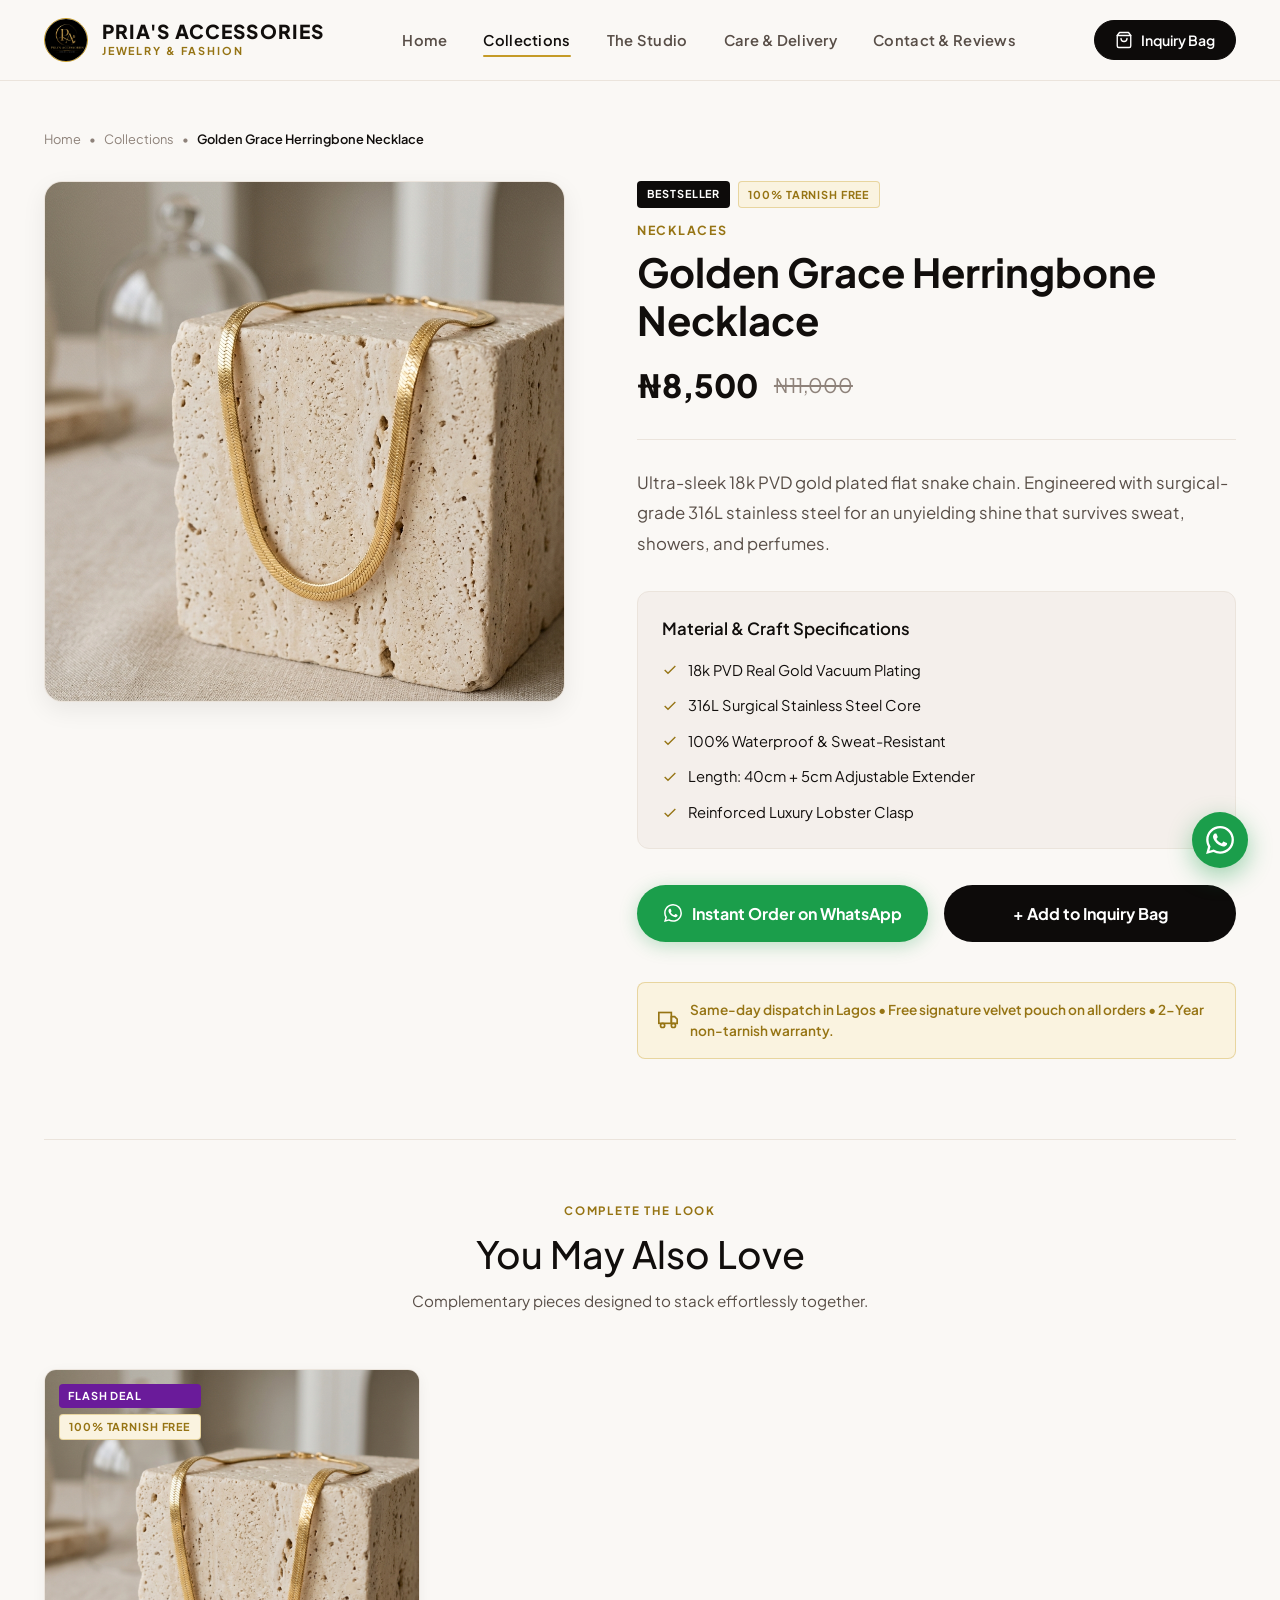
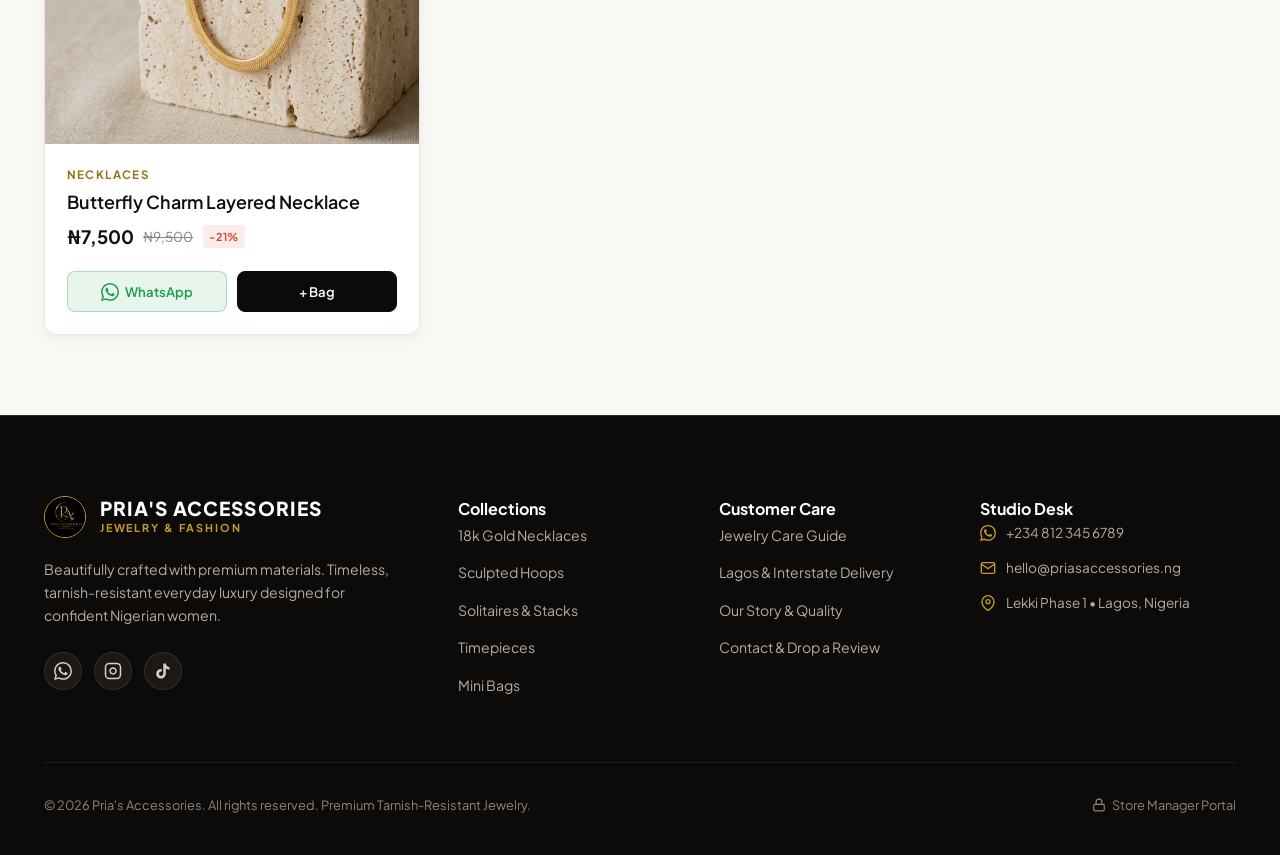
<file: product.html>
<!DOCTYPE html>
<html lang="en">
<head>
  <meta charset="UTF-8" />
  <meta name="viewport" content="width=device-width, initial-scale=1.0" />
  <title>Piece Details | Pria’s Accessories — Where Everyday Meets Elegance</title>
  <meta name="description" content="At Pria’s Accessories, we believe every day deserves a touch of elegance. View craftsmanship details, pricing, and direct WhatsApp ordering." />

  <!-- OpenGraph / WhatsApp / Social Cards -->
  <meta property="og:type" content="website" />
  <meta property="og:url" content="https://priasaccessories.vercel.app/product.html" />
  <meta property="og:site_name" content="Pria’s Accessories" />
  <meta property="og:title" content="Piece Details | Pria’s Accessories — Where Everyday Meets Elegance" />
  <meta property="og:description" content="At Pria’s Accessories, we believe every day deserves a touch of elegance. View craftsmanship details, pricing, and direct WhatsApp ordering." />
  <meta property="og:image" content="https://priasaccessories.vercel.app/assets/logo.png" />
  <meta property="og:image:secure_url" content="https://priasaccessories.vercel.app/assets/logo.png" />
  <meta property="og:image:type" content="image/png" />
  <meta property="og:image:width" content="500" />
  <meta property="og:image:height" content="500" />

  <!-- Favicon -->
  <link rel="icon" type="image/png" href="assets/logo.png" />

  <!-- Google Fonts (Clean, visible, modern sans-serif) -->
  <link rel="preconnect" href="https://fonts.googleapis.com" />
  <link rel="preconnect" href="https://fonts.gstatic.com" crossorigin />
  <link href="https://fonts.googleapis.com/css2?family=Inter:wght@400;500;600;700;800&family=Plus+Jakarta+Sans:wght@400;500;600;700;800&display=swap" rel="stylesheet" />

  <!-- Stylesheet -->
  <link rel="stylesheet" href="styles.css" />
  <link rel="stylesheet" href="product.css" />
</head>
<body>


  <!-- Site Header -->
  <header class="site-header">
    <div class="container">
      <div class="nav-wrapper">
        <div class="mobile-header-left">
          <button class="btn-hamburger" id="btn-open-mobile-nav" onclick="openMobileNav()" aria-label="Open Navigation Menu">
            <svg class="ui-icon" viewBox="0 0 24 24" fill="none" stroke="currentColor" stroke-width="2" stroke-linecap="round" stroke-linejoin="round">
              <line x1="3" y1="12" x2="21" y2="12"></line>
              <line x1="3" y1="6" x2="21" y2="6"></line>
              <line x1="3" y1="18" x2="21" y2="18"></line>
            </svg>
          </button>
          <a href="index.html" class="brand-logo" title="Pria's Accessories Home">
            <img src="assets/logo.png" alt="Pria's Accessories" class="brand-logo-img" />
            <div class="brand-logo-text">
              <span class="brand-name">PRIA'S ACCESSORIES</span>
              <span class="brand-sub">JEWELRY &amp; FASHION</span>
            </div>
          </a>
        </div>

        <nav class="desktop-nav">
          <ul class="nav-links">
            <li><a href="index.html" class="nav-link">Home</a></li>
            <li><a href="collections.html" class="nav-link active">Collections</a></li>
            <li><a href="about.html" class="nav-link">The Studio</a></li>
            <li><a href="faq.html" class="nav-link">Care &amp; Delivery</a></li>
            <li><a href="contact.html" class="nav-link">Contact &amp; Reviews</a></li>
          </ul>
        </nav>

        <div class="nav-actions">
          <button class="btn-inquiry-nav" onclick="openCartDrawer()" title="View Inquiry Bag" id="btn-open-bag" aria-label="View Bag">
            <svg class="ui-icon" viewBox="0 0 24 24" fill="none" stroke="currentColor" stroke-width="1.8" stroke-linecap="round" stroke-linejoin="round">
              <path d="M6 2L3 6v14a2 2 0 0 0 2 2h14a2 2 0 0 0 2-2V6l-3-4z"></path>
              <line x1="3" y1="6" x2="21" y2="6"></line>
              <path d="M16 10a4 4 0 0 1-8 0"></path>
            </svg>
            <span class="desktop-only">Inquiry Bag</span>
            <span class="badge-count cart-count-badge" style="display: none;">0</span>
          </button>
        </div>
      </div>
    </div>
  </header>

  <!-- Mobile Navigation Slide-over Drawer -->
  <div class="mobile-nav-backdrop" id="mobile-nav-backdrop">
    <div class="mobile-nav-drawer" id="mobile-nav-drawer">
      <div class="mobile-nav-header">
        <a href="index.html" class="brand-logo" onclick="closeMobileNav()">
          <img src="assets/logo.png" alt="Pria's Accessories" class="brand-logo-img" />
          <div class="brand-logo-text">
            <span class="brand-name">PRIA'S ACCESSORIES</span>
            <span class="brand-sub">JEWELRY &amp; FASHION</span>
          </div>
        </a>
        <button class="mobile-nav-close-btn" onclick="closeMobileNav()" aria-label="Close Navigation Menu">
          <svg class="ui-icon" viewBox="0 0 24 24" fill="none" stroke="currentColor" stroke-width="2">
            <line x1="18" y1="6" x2="6" y2="18"></line>
            <line x1="6" y1="6" x2="18" y2="18"></line>
          </svg>
        </button>
      </div>

      <div class="mobile-nav-body">
        <nav class="mobile-nav-menu">
          <a href="index.html" class="mobile-nav-link" onclick="closeMobileNav()">
            <span>Home</span>
            <svg class="ui-icon" viewBox="0 0 24 24" fill="none" stroke="currentColor" stroke-width="2"><polyline points="9 18 15 12 9 6"></polyline></svg>
          </a>
          <a href="collections.html" class="mobile-nav-link active" onclick="closeMobileNav()">
            <span>All Collections</span>
            <svg class="ui-icon" viewBox="0 0 24 24" fill="none" stroke="currentColor" stroke-width="2"><polyline points="9 18 15 12 9 6"></polyline></svg>
          </a>
          <div class="mobile-sub-links">
            <a href="collections.html?category=necklaces" class="mobile-sub-link" onclick="closeMobileNav()">Necklaces &amp; Chains</a>
            <a href="collections.html?category=earrings" class="mobile-sub-link" onclick="closeMobileNav()">Sculpted Earrings</a>
            <a href="collections.html?category=rings" class="mobile-sub-link" onclick="closeMobileNav()">Solitaire &amp; Dome Rings</a>
            <a href="collections.html?category=watches" class="mobile-sub-link" onclick="closeMobileNav()">Luxury Mesh Watches</a>
            <a href="collections.html?category=bags" class="mobile-sub-link" onclick="closeMobileNav()">Quilted Mini Bags</a>
          </div>
          <a href="about.html" class="mobile-nav-link" onclick="closeMobileNav()">
            <span>The Studio &amp; Science</span>
            <svg class="ui-icon" viewBox="0 0 24 24" fill="none" stroke="currentColor" stroke-width="2"><polyline points="9 18 15 12 9 6"></polyline></svg>
          </a>
          <a href="faq.html" class="mobile-nav-link" onclick="closeMobileNav()">
            <span>Care &amp; Delivery FAQ</span>
            <svg class="ui-icon" viewBox="0 0 24 24" fill="none" stroke="currentColor" stroke-width="2"><polyline points="9 18 15 12 9 6"></polyline></svg>
          </a>
          <a href="contact.html" class="mobile-nav-link" onclick="closeMobileNav()">
            <span>Contact &amp; Reviews</span>
            <svg class="ui-icon" viewBox="0 0 24 24" fill="none" stroke="currentColor" stroke-width="2"><polyline points="9 18 15 12 9 6"></polyline></svg>
          </a>
        </nav>

        <div class="mobile-nav-actions">
          <button class="mobile-nav-bag-btn" onclick="closeMobileNav(); openCartDrawer();">
            <div style="display: flex; align-items: center; gap: 0.65rem;">
              <svg class="ui-icon" viewBox="0 0 24 24" fill="none" stroke="currentColor" stroke-width="1.8">
                <path d="M6 2L3 6v14a2 2 0 0 0 2 2h14a2 2 0 0 0 2-2V6l-3-4z"></path>
                <line x1="3" y1="6" x2="21" y2="6"></line>
                <path d="M16 10a4 4 0 0 1-8 0"></path>
              </svg>
              <span>View Inquiry Bag</span>
            </div>
            <span class="badge-count cart-count-badge" style="display: none;">0</span>
          </button>

          <a href="https://wa.me/2348123456789?text=Hello%20Pria%27s%20Accessories%2C%20I%20would%20like%20to%20make%20an%20inquiry." target="_blank" class="btn-primary-wa" style="width: 100%; justify-content: center; padding: 0.85rem 0;">
            <svg class="ui-icon" viewBox="0 0 24 24" fill="currentColor"><path d="M17.472 14.382c-.297-.149-1.758-.867-2.03-.967-.273-.099-.471-.148-.67.15-.197.297-.767.966-.94 1.164-.173.199-.347.223-.644.075-.297-.15-1.255-.463-2.39-1.475-.883-.788-1.48-1.761-1.653-2.059-.173-.297-.018-.458.13-.606.134-.133.298-.347.446-.52.149-.174.198-.298.298-.497.099-.198.05-.371-.025-.52-.075-.149-.669-1.612-.916-2.207-.242-.579-.487-.5-.669-.51-.173-.008-.371-.01-.57-.01-.198 0-.52.074-.792.372-.272.297-1.04 1.016-1.04 2.479 0 1.462 1.065 2.875 1.213 3.074.149.198 2.096 3.2 5.077 4.487.709.306 1.262.489 1.694.625.712.227 1.36.195 1.871.118.571-.085 1.758-.719 2.006-1.413.248-.694.248-1.289.173-1.413-.074-.124-.272-.198-.57-.347m-5.421 7.403h-.004a9.87 9.87 0 01-5.031-1.378l-.361-.214-3.741.982.998-3.648-.235-.374a9.86 9.86 0 01-1.51-5.26c.001-5.45 4.436-9.884 9.888-9.884 2.64 0 5.122 1.03 6.988 2.898a9.825 9.825 0 012.893 6.994c-.003 5.45-4.437 9.884-9.885 9.884m8.413-18.297A11.815 11.815 0 0012.05 0C5.495 0 .16 5.335.157 11.892c0 2.096.547 4.142 1.588 5.945L.057 24l6.305-1.654a11.882 11.882 0 005.683 1.448h.005c6.554 0 11.89-5.335 11.893-11.893a11.821 11.821 0 00-3.48-8.413z"/></svg>
            <span>Chat with Us on WhatsApp</span>
          </a>
        </div>
      </div>

      <div class="mobile-nav-footer">
        <p>Waterproof &bull; Non-Tarnish &bull; Lagos, Nigeria</p>
      </div>
    </div>
  </div>

  <!-- Product Detail Section -->
  <section class="pdp-section" id="product-detail-view">
    <div class="container">
      <!-- Breadcrumbs -->
      <div class="breadcrumbs" style="justify-content: flex-start; margin-bottom: 2rem;">
        <a href="index.html">Home</a> &bull;
        <a href="collections.html">Collections</a> &bull;
        <span id="pdp-breadcrumb-name" style="color: var(--text-primary); font-weight: 600;">Piece Details</span>
      </div>

      <!-- Main PDP Grid -->
      <div class="pdp-grid">
        <!-- Photo Gallery Column -->
        <div class="pdp-gallery-col">
          <div class="pdp-main-image-wrap">
            <img id="pdp-main-img" src="assets/necklace-1.jpg" alt="Jewelry Piece" />
          </div>
        </div>

        <!-- Details Column -->
        <div class="pdp-info-col">
          <div class="pdp-badges-row" id="pdp-badges">
            <span class="card-badge badge-bestseller">Bestseller</span>
            <span class="card-badge badge-tarnish-free">100% Tarnish Free</span>
          </div>

          <span class="pdp-category-tag" id="pdp-category">Necklaces</span>
          <h1 class="pdp-title" id="pdp-title">Golden Grace Herringbone</h1>

          <div class="pdp-price-row">
            <span class="pdp-price" id="pdp-price">₦8,500</span>
            <span class="pdp-old-price" id="pdp-old-price">₦11,000</span>
          </div>

          <p class="pdp-desc" id="pdp-desc">
            Ultra-sleek 18k PVD gold plated flat snake chain. Engineered with surgical-grade 316L stainless steel for an unyielding shine that survives sweat, showers, and perfumes.
          </p>

          <!-- Specifications Box -->
          <div class="pdp-specs-box">
            <h3 class="pdp-specs-title">Material &amp; Craft Specifications</h3>
            <div class="pdp-specs-list" id="pdp-specs-list">
              <!-- Dynamically populated -->
            </div>
          </div>

          <!-- Actions -->
          <div class="pdp-actions-box">
            <button class="pdp-btn-wa" id="pdp-btn-wa">
              <svg class="ui-icon" viewBox="0 0 24 24" fill="currentColor"><path d="M17.472 14.382c-.297-.149-1.758-.867-2.03-.967-.273-.099-.471-.148-.67.15-.197.297-.767.966-.94 1.164-.173.199-.347.223-.644.075-.297-.15-1.255-.463-2.39-1.475-.883-.788-1.48-1.761-1.653-2.059-.173-.297-.018-.458.13-.606.134-.133.298-.347.446-.52.149-.174.198-.298.298-.497.099-.198.05-.371-.025-.52-.075-.149-.669-1.612-.916-2.207-.242-.579-.487-.5-.669-.51-.173-.008-.371-.01-.57-.01-.198 0-.52.074-.792.372-.272.297-1.04 1.016-1.04 2.479 0 1.462 1.065 2.875 1.213 3.074.149.198 2.096 3.2 5.077 4.487.709.306 1.262.489 1.694.625.712.227 1.36.195 1.871.118.571-.085 1.758-.719 2.006-1.413.248-.694.248-1.289.173-1.413-.074-.124-.272-.198-.57-.347m-5.421 7.403h-.004a9.87 9.87 0 01-5.031-1.378l-.361-.214-3.741.982.998-3.648-.235-.374a9.86 9.86 0 01-1.51-5.26c.001-5.45 4.436-9.884 9.888-9.884 2.64 0 5.122 1.03 6.988 2.898a9.825 9.825 0 012.893 6.994c-.003 5.45-4.437 9.884-9.885 9.884m8.413-18.297A11.815 11.815 0 0012.05 0C5.495 0 .16 5.335.157 11.892c0 2.096.547 4.142 1.588 5.945L.057 24l6.305-1.654a11.882 11.882 0 005.683 1.448h.005c6.554 0 11.89-5.335 11.893-11.893a11.821 11.821 0 00-3.48-8.413z"/></svg>
              <span>Instant Order on WhatsApp</span>
            </button>
            <button class="pdp-btn-bag" id="pdp-btn-bag">
              <span>+ Add to Inquiry Bag</span>
            </button>
          </div>

          <!-- Dispatch Guarantee Perk Box -->
          <div class="pdp-dispatch-perk">
            <svg viewBox="0 0 24 24" fill="none" stroke="currentColor" stroke-width="2" style="width:20px;height:20px;flex-shrink:0;"><rect x="1" y="3" width="15" height="13"></rect><polygon points="16 8 20 8 23 11 23 16 16 16 16 8"></polygon><circle cx="5.5" cy="18.5" r="2.5"></circle><circle cx="18.5" cy="18.5" r="2.5"></circle></svg>
            <span>Same-day dispatch in Lagos &bull; Free signature velvet pouch on all orders &bull; 2-Year non-tarnish warranty.</span>
          </div>
        </div>
      </div>

      <!-- Curated Recommendations -->
      <div style="margin-top: 5rem; padding-top: 3.5rem; border-top: 1px solid var(--border-subtle);">
        <div class="section-header">
          <span class="section-badge">COMPLETE THE LOOK</span>
          <h2 class="section-title">You May Also Love</h2>
          <p class="section-subtitle">Complementary pieces designed to stack effortlessly together.</p>
        </div>

        <div class="products-grid" id="pdp-related-grid">
          <!-- Dynamically populated via app.js -->
        </div>
      </div>
    </div>
  </section>

  <!-- Site Footer -->
  <footer class="site-footer">
    <div class="container">
      <div class="footer-grid">
        <div class="footer-brand">
          <a href="index.html" class="footer-logo">
            <img src="assets/logo.png" alt="Pria's Accessories" class="footer-logo-img" />
            <div class="brand-logo-text">
              <span class="brand-name">PRIA'S ACCESSORIES</span>
              <span class="brand-sub" style="color:var(--accent-gold);">JEWELRY &amp; FASHION</span>
            </div>
          </a>
          <p class="footer-desc">
            Beautifully crafted with premium materials. Timeless, tarnish-resistant everyday luxury designed for confident Nigerian women.
          </p>
          <div class="footer-socials">
            <a href="https://wa.me/2348123456789" target="_blank" class="social-btn" title="Chat on WhatsApp" aria-label="WhatsApp">
              <svg viewBox="0 0 24 24" fill="currentColor"><path d="M17.472 14.382c-.297-.149-1.758-.867-2.03-.967-.273-.099-.471-.148-.67.15-.197.297-.767.966-.94 1.164-.173.199-.347.223-.644.075-.297-.15-1.255-.463-2.39-1.475-.883-.788-1.48-1.761-1.653-2.059-.173-.297-.018-.458.13-.606.134-.133.298-.347.446-.52.149-.174.198-.298.298-.497.099-.198.05-.371-.025-.52-.075-.149-.669-1.612-.916-2.207-.242-.579-.487-.5-.669-.51-.173-.008-.371-.01-.57-.01-.198 0-.52.074-.792.372-.272.297-1.04 1.016-1.04 2.479 0 1.462 1.065 2.875 1.213 3.074.149.198 2.096 3.2 5.077 4.487.709.306 1.262.489 1.694.625.712.227 1.36.195 1.871.118.571-.085 1.758-.719 2.006-1.413.248-.694.248-1.289.173-1.413-.074-.124-.272-.198-.57-.347m-5.421 7.403h-.004a9.87 9.87 0 01-5.031-1.378l-.361-.214-3.741.982.998-3.648-.235-.374a9.86 9.86 0 01-1.51-5.26c.001-5.45 4.436-9.884 9.888-9.884 2.64 0 5.122 1.03 6.988 2.898a9.825 9.825 0 012.893 6.994c-.003 5.45-4.437 9.884-9.885 9.884m8.413-18.297A11.815 11.815 0 0012.05 0C5.495 0 .16 5.335.157 11.892c0 2.096.547 4.142 1.588 5.945L.057 24l6.305-1.654a11.882 11.882 0 005.683 1.448h.005c6.554 0 11.89-5.335 11.893-11.893a11.821 11.821 0 00-3.48-8.413z"/></svg>
            </a>
            <a href="https://instagram.com" target="_blank" class="social-btn" title="Instagram" aria-label="Instagram">
              <svg viewBox="0 0 24 24" fill="none" stroke="currentColor" stroke-width="2"><rect x="2" y="2" width="20" height="20" rx="5" ry="5"></rect><path d="M16 11.37A4 4 0 1 1 12.63 8 4 4 0 0 1 16 11.37z"></path><line x1="17.5" y1="6.5" x2="17.51" y2="6.5"></line></svg>
            </a>
            <a href="https://tiktok.com/@priasaccessories" target="_blank" class="social-btn" title="TikTok" aria-label="TikTok">
              <svg viewBox="0 0 24 24" fill="currentColor" style="width:18px;height:18px;"><path d="M19.59 6.69a4.83 4.83 0 0 1-3.77-4.25V2h-3.45v13.67a2.89 2.89 0 0 1-5.2 1.74 2.89 2.89 0 0 1 2.31-4.64c.298 0 .59.043.87.127V9.4a6.33 6.33 0 0 0-.87-.06A6.34 6.34 0 0 0 3 15.68a6.34 6.34 0 0 0 10.79 4.49 6.27 6.27 0 0 0 1.99-4.5V8.69a8.18 8.18 0 0 0 4.79 1.54V6.78a4.85 4.85 0 0 1-.98-.09z"/></svg>
            </a>
          </div>
        </div>

        <div class="footer-nav">
          <h4 class="footer-heading">Collections</h4>
          <ul class="footer-links">
            <li><a href="collections.html?category=necklaces">18k Gold Necklaces</a></li>
            <li><a href="collections.html?category=earrings">Sculpted Hoops</a></li>
            <li><a href="collections.html?category=rings">Solitaires &amp; Stacks</a></li>
            <li><a href="collections.html?category=watches">Timepieces</a></li>
            <li><a href="collections.html?category=bags">Mini Bags</a></li>
          </ul>
        </div>

        <div class="footer-nav">
          <h4 class="footer-heading">Customer Care</h4>
          <ul class="footer-links">
            <li><a href="faq.html">Jewelry Care Guide</a></li>
            <li><a href="faq.html#delivery">Lagos &amp; Interstate Delivery</a></li>
            <li><a href="about.html">Our Story &amp; Quality</a></li>
            <li><a href="contact.html">Contact &amp; Drop a Review</a></li>
          </ul>
        </div>

        <div class="footer-nav">
          <h4 class="footer-heading">Studio Desk</h4>
          <div class="footer-contact-info">
            <div class="contact-row">
              <svg class="contact-icon" viewBox="0 0 24 24" fill="currentColor"><path d="M17.472 14.382c-.297-.149-1.758-.867-2.03-.967-.273-.099-.471-.148-.67.15-.197.297-.767.966-.94 1.164-.173.199-.347.223-.644.075-.297-.15-1.255-.463-2.39-1.475-.883-.788-1.48-1.761-1.653-2.059-.173-.297-.018-.458.13-.606.134-.133.298-.347.446-.52.149-.174.198-.298.298-.497.099-.198.05-.371-.025-.52-.075-.149-.669-1.612-.916-2.207-.242-.579-.487-.5-.669-.51-.173-.008-.371-.01-.57-.01-.198 0-.52.074-.792.372-.272.297-1.04 1.016-1.04 2.479 0 1.462 1.065 2.875 1.213 3.074.149.198 2.096 3.2 5.077 4.487.709.306 1.262.489 1.694.625.712.227 1.36.195 1.871.118.571-.085 1.758-.719 2.006-1.413.248-.694.248-1.289.173-1.413-.074-.124-.272-.198-.57-.347m-5.421 7.403h-.004a9.87 9.87 0 01-5.031-1.378l-.361-.214-3.741.982.998-3.648-.235-.374a9.86 9.86 0 01-1.51-5.26c.001-5.45 4.436-9.884 9.888-9.884 2.64 0 5.122 1.03 6.988 2.898a9.825 9.825 0 012.893 6.994c-.003 5.45-4.437 9.884-9.885 9.884m8.413-18.297A11.815 11.815 0 0012.05 0C5.495 0 .16 5.335.157 11.892c0 2.096.547 4.142 1.588 5.945L.057 24l6.305-1.654a11.882 11.882 0 005.683 1.448h.005c6.554 0 11.89-5.335 11.893-11.893a11.821 11.821 0 00-3.48-8.413z"/></svg>
              <span>+234 812 345 6789</span>
            </div>
            <div class="contact-row">
              <svg class="contact-icon" viewBox="0 0 24 24" fill="none" stroke="currentColor" stroke-width="2"><path d="M4 4h16c1.1 0 2 .9 2 2v12c0 1.1-.9 2-2 2H4c-1.1 0-2-.9-2-2V6c0-1.1.9-2 2-2z"></path><polyline points="22,6 12,13 2,6"></polyline></svg>
              <span>hello@priasaccessories.ng</span>
            </div>
            <div class="contact-row">
              <svg class="contact-icon" viewBox="0 0 24 24" fill="none" stroke="currentColor" stroke-width="2"><path d="M21 10c0 7-9 13-9 13s-9-6-9-13a9 9 0 0 1 18 0z"></path><circle cx="12" cy="10" r="3"></circle></svg>
              <span>Lekki Phase 1 &bull; Lagos, Nigeria</span>
            </div>
          </div>
        </div>
      </div>

      <div class="footer-bottom">
        <p>&copy; 2026 Pria's Accessories. All rights reserved. Premium Tarnish-Resistant Jewelry.</p>
        <a href="admin.html" class="footer-admin-link">
          <svg viewBox="0 0 24 24" fill="none" stroke="currentColor" stroke-width="2" style="width:14px;height:14px;"><rect x="3" y="11" width="18" height="11" rx="2" ry="2"></rect><path d="M7 11V7a5 5 0 0 1 10 0v4"></path></svg>
          <span>Store Manager Portal</span>
        </a>
      </div>
    </div>
  </footer>

  <!-- Multi-Item Inquiry Cart Drawer -->
  <div class="cart-drawer-backdrop" id="cart-drawer-backdrop">
    <div class="cart-drawer" id="cart-drawer">
      <div class="drawer-header">
        <div class="drawer-title-wrap">
          <svg class="ui-icon" viewBox="0 0 24 24" fill="none" stroke="currentColor" stroke-width="2"><path d="M6 2L3 6v14a2 2 0 0 0 2 2h14a2 2 0 0 0 2-2V6l-3-4z"></path><line x1="3" y1="6" x2="21" y2="6"></line><path d="M16 10a4 4 0 0 1-8 0"></path></svg>
          <h3>Inquiry Bag (<span id="drawer-items-count">0</span>)</h3>
        </div>
        <button class="drawer-close-btn" onclick="closeCartDrawer()" aria-label="Close Bag Drawer">
          <svg class="ui-icon" viewBox="0 0 24 24" fill="none" stroke="currentColor" stroke-width="2"><line x1="18" y1="6" x2="6" y2="18"></line><line x1="6" y1="6" x2="18" y2="18"></line></svg>
        </button>
      </div>

      <div class="drawer-body" id="drawer-cart-items-container">
        <!-- Dynamically rendered items -->
      </div>

      <div class="drawer-footer" id="drawer-footer-actions">
        <div class="delivery-section">
          <label class="delivery-label" for="drawer-delivery-select">Choose Delivery Destination:</label>
          <select class="delivery-select" id="drawer-delivery-select" onchange="updateDeliveryDestination(this.value)">
            <option value="lagos-mainland">Lagos Mainland (₦1,500 • Same/Next Day)</option>
            <option value="lagos-island">Lagos Island / Lekki / VI (₦2,000 • Same Day)</option>
            <option value="abuja">Abuja Express Waybill (₦3,500 • 24-48 hrs)</option>
            <option value="ph">Port Harcourt Express (₦3,500 • 48 hrs)</option>
            <option value="nationwide">Nationwide Interstate (₦4,000 • 2-3 Days)</option>
            <option value="pickup">Lagos Studio Pickup (Free • Ready in 2 hrs)</option>
          </select>
        </div>

        <div class="drawer-summary-row"><span>Items Subtotal:</span><strong id="cart-subtotal-val">₦0</strong></div>
        <div class="drawer-summary-row"><span>Delivery Fee:</span><strong id="cart-delivery-val">₦1,500</strong></div>
        <div class="drawer-summary-row total"><span>Estimated Total:</span><span class="total-amount" id="cart-total-val">₦0</span></div>
        <button class="btn-send-whatsapp-order" onclick="checkoutWhatsApp()">
          <svg viewBox="0 0 24 24" fill="currentColor" style="width:18px;height:18px;"><path d="M17.472 14.382c-.297-.149-1.758-.867-2.03-.967-.273-.099-.471-.148-.67.15-.197.297-.767.966-.94 1.164-.173.199-.347.223-.644.075-.297-.15-1.255-.463-2.39-1.475-.883-.788-1.48-1.761-1.653-2.059-.173-.297-.018-.458.13-.606.134-.133.298-.347.446-.52.149-.174.198-.298.298-.497.099-.198.05-.371-.025-.52-.075-.149-.669-1.612-.916-2.207-.242-.579-.487-.5-.669-.51-.173-.008-.371-.01-.57-.01-.198 0-.52.074-.792.372-.272.297-1.04 1.016-1.04 2.479 0 1.462 1.065 2.875 1.213 3.074.149.198 2.096 3.2 5.077 4.487.709.306 1.262.489 1.694.625.712.227 1.36.195 1.871.118.571-.085 1.758-.719 2.006-1.413.248-.694.248-1.289.173-1.413-.074-.124-.272-.198-.57-.347m-5.421 7.403h-.004a9.87 9.87 0 01-5.031-1.378l-.361-.214-3.741.982.998-3.648-.235-.374a9.86 9.86 0 01-1.51-5.26c.001-5.45 4.436-9.884 9.888-9.884 2.64 0 5.122 1.03 6.988 2.898a9.825 9.825 0 012.893 6.994c-.003 5.45-4.437 9.884-9.885 9.884m8.413-18.297A11.815 11.815 0 0012.05 0C5.495 0 .16 5.335.157 11.892c0 2.096.547 4.142 1.588 5.945L.057 24l6.305-1.654a11.882 11.882 0 005.683 1.448h.005c6.554 0 11.89-5.335 11.893-11.893a11.821 11.821 0 00-3.48-8.413z"/></svg>
          <span>Send Order to WhatsApp</span>
        </button>
      </div>
    </div>
  </div>

  <!-- Sticky WhatsApp Floating Action Button -->
  <a href="https://wa.me/2348123456789?text=Hello%20Pria%27s%20Accessories%2C%20I%20would%20like%20to%20make%20an%20inquiry."
    target="_blank" class="sticky-wa-float" title="Chat on WhatsApp" aria-label="Chat on WhatsApp">
    <svg viewBox="0 0 24 24" fill="currentColor"><path d="M17.472 14.382c-.297-.149-1.758-.867-2.03-.967-.273-.099-.471-.148-.67.15-.197.297-.767.966-.94 1.164-.173.199-.347.223-.644.075-.297-.15-1.255-.463-2.39-1.475-.883-.788-1.48-1.761-1.653-2.059-.173-.297-.018-.458.13-.606.134-.133.298-.347.446-.52.149-.174.198-.298.298-.497.099-.198.05-.371-.025-.52-.075-.149-.669-1.612-.916-2.207-.242-.579-.487-.5-.669-.51-.173-.008-.371-.01-.57-.01-.198 0-.52.074-.792.372-.272.297-1.04 1.016-1.04 2.479 0 1.462 1.065 2.875 1.213 3.074.149.198 2.096 3.2 5.077 4.487.709.306 1.262.489 1.694.625.712.227 1.36.195 1.871.118.571-.085 1.758-.719 2.006-1.413.248-.694.248-1.289.173-1.413-.074-.124-.272-.198-.57-.347m-5.421 7.403h-.004a9.87 9.87 0 01-5.031-1.378l-.361-.214-3.741.982.998-3.648-.235-.374a9.86 9.86 0 01-1.51-5.26c.001-5.45 4.436-9.884 9.888-9.884 2.64 0 5.122 1.03 6.988 2.898a9.825 9.825 0 012.893 6.994c-.003 5.45-4.437 9.884-9.885 9.884m8.413-18.297A11.815 11.815 0 0012.05 0C5.495 0 .16 5.335.157 11.892c0 2.096.547 4.142 1.588 5.945L.057 24l6.305-1.654a11.882 11.882 0 005.683 1.448h.005c6.554 0 11.89-5.335 11.893-11.893a11.821 11.821 0 00-3.48-8.413z"/></svg>
  </a>

  <!-- Toast Notification Container -->
  <div class="toast-container" id="toast-container"></div>

  <!-- JavaScript State Engine & Page Logic -->
  <script src="app.js"></script>
  <script src="product.js"></script>
</body>
</html>
</file>
<file: styles.css>
/* ==========================================================================
   PRIA'S ACCESSORIES — CORE SHARED DESIGN SYSTEM (styles.css)
   Tokens, Typography, Header/Nav, Cart Drawer, Modals, Toasts, Footer & Grid
   ========================================================================== */

:root {
  /* Color Palette — Pristine White, Jet Black & Champagne Gold */
  --bg-primary: #FAF8F5;
  --bg-surface: #FFFFFF;
  --bg-surface-elevated: #F4EFEB;
  --bg-surface-subtle: #EAE3DC;
  --bg-dark: #0D0B0A;
  --bg-dark-surface: #181413;
  --bg-input: #F8F5F2;

  --text-primary: #110E0C;
  --text-secondary: #584E47;
  --text-muted: #8E827A;
  --text-light: #FAF8F5;
  --text-dark: #110E0C;

  --accent-gold: #C59B27;
  --accent-gold-light: #DFBA5E;
  --accent-gold-dark: #967414;
  --accent-gold-bg: #FAF3E0;
  --accent-gold-glow: rgba(197, 155, 39, 0.18);
  
  --accent-whatsapp: #1B9E4B;
  --accent-whatsapp-dark: #147A3A;

  --border-subtle: #EBE4DC;
  --border-gold: rgba(197, 155, 39, 0.35);
  --border-gold-strong: rgba(197, 155, 39, 0.65);
  --border-dark: #110E0C;

  --radius-xs: 4px;
  --radius-sm: 8px;
  --radius-md: 12px;
  --radius-lg: 18px;
  --radius-full: 9999px;

  --shadow-sm: 0 2px 10px rgba(17, 14, 12, 0.04);
  --shadow-md: 0 8px 25px rgba(17, 14, 12, 0.07);
  --shadow-lg: 0 16px 40px rgba(17, 14, 12, 0.12);
  --shadow-gold: 0 6px 20px rgba(197, 155, 39, 0.18);

  --font-serif: 'Plus Jakarta Sans', 'Inter', system-ui, -apple-system, sans-serif;
  --font-sans: 'Plus Jakarta Sans', 'Inter', system-ui, -apple-system, sans-serif;
  --font-display: 'Plus Jakarta Sans', 'Inter', system-ui, -apple-system, sans-serif;

  --transition-fast: 0.2s cubic-bezier(0.16, 1, 0.3, 1);
  --transition-normal: 0.35s cubic-bezier(0.16, 1, 0.3, 1);
}

/* Reset & Base */
*, *::before, *::after {
  box-sizing: border-box;
  margin: 0;
  padding: 0;
}

html {
  scroll-behavior: smooth;
  font-size: 16px;
  -webkit-text-size-adjust: 100%;
  overflow-x: hidden;
  max-width: 100vw;
  width: 100%;
}

body {
  font-family: var(--font-sans);
  background-color: var(--bg-primary);
  color: var(--text-primary);
  line-height: 1.6;
  overflow-x: hidden;
  max-width: 100vw;
  width: 100%;
  position: relative;
  -webkit-font-smoothing: antialiased;
}

img {
  max-width: 100%;
  height: auto;
  display: block;
}

a {
  text-decoration: none;
  color: inherit;
  transition: color var(--transition-fast);
}

button {
  cursor: pointer;
  border: none;
  background: none;
  font-family: inherit;
  color: inherit;
  transition: all var(--transition-fast);
}

input, select, textarea {
  font-family: inherit;
  font-size: 0.95rem;
  color: var(--text-primary);
  max-width: 100%;
}

.container {
  width: 100%;
  max-width: 1240px;
  margin: 0 auto;
  padding: 0 1.5rem;
  box-sizing: border-box;
  min-width: 0;
}

@media (max-width: 768px) {
  .container {
    padding: 0 1.15rem;
  }
}

.section-padding {
  padding: 5rem 0;
}

/* UI Icons */
.ui-icon {
  width: 18px;
  height: 18px;
  display: inline-block;
  vertical-align: middle;
  flex-shrink: 0;
}

/* ==========================================================================
   ANNOUNCEMENT TICKER
   ========================================================================== */
.announcement-bar {
  background: var(--bg-dark);
  color: #E6DFD8;
  font-size: 0.78rem;
  letter-spacing: 0.04em;
  padding: 0.65rem 0;
  border-bottom: 1px solid rgba(197, 155, 39, 0.25);
  position: relative;
  z-index: 100;
}

.announcement-content {
  display: flex;
  align-items: center;
  justify-content: center;
  gap: 0.85rem;
  text-align: center;
  flex-wrap: wrap;
}

.announcement-pill {
  background: var(--accent-gold);
  color: #000000;
  font-weight: 800;
  padding: 0.18rem 0.65rem;
  border-radius: var(--radius-full);
  font-size: 0.7rem;
  letter-spacing: 0.06em;
  text-transform: uppercase;
}

.announcement-link {
  color: var(--accent-gold-light);
  font-weight: 600;
  text-decoration: underline;
  text-underline-offset: 3px;
}

/* ==========================================================================
   SITE HEADER & NAVIGATION
   ========================================================================== */
.site-header {
  position: sticky;
  top: 0;
  background: rgba(250, 248, 245, 0.94);
  backdrop-filter: blur(12px);
  -webkit-backdrop-filter: blur(12px);
  border-bottom: 1px solid var(--border-subtle);
  z-index: 950;
  transition: all var(--transition-fast);
}

.nav-wrapper {
  display: flex;
  align-items: center;
  justify-content: space-between;
  height: 80px;
}

.mobile-header-left {
  display: flex;
  align-items: center;
  gap: 0.85rem;
}

.btn-hamburger {
  display: none;
  width: 40px;
  height: 40px;
  border-radius: var(--radius-sm);
  background: var(--bg-surface);
  border: 1px solid var(--border-subtle);
  color: var(--text-primary);
  align-items: center;
  justify-content: center;
  cursor: pointer;
  transition: all var(--transition-fast);
}

.btn-hamburger:hover {
  background: var(--bg-surface-elevated);
  border-color: var(--accent-gold);
  color: var(--accent-gold-dark);
}

/* Brand Logo */
.brand-logo {
  display: flex;
  align-items: center;
  gap: 0.85rem;
}

.brand-logo-img {
  width: 44px;
  height: 44px;
  border-radius: 50%;
  border: 1.5px solid var(--accent-gold);
  object-fit: cover;
}

.brand-logo-text {
  display: flex;
  flex-direction: column;
}

.brand-name {
  font-family: var(--font-sans);
  font-size: 1.2rem;
  font-weight: 800;
  letter-spacing: 0.06em;
  color: var(--text-primary);
  line-height: 1.15;
}

.brand-sub {
  font-size: 0.68rem;
  letter-spacing: 0.18em;
  color: var(--accent-gold-dark);
  font-weight: 700;
}

/* Nav Links */
.desktop-nav {
  display: flex;
  align-items: center;
}

.nav-links {
  display: flex;
  list-style: none;
  gap: 2.25rem;
}

.nav-link {
  font-size: 0.92rem;
  font-weight: 600;
  color: var(--text-secondary);
  letter-spacing: 0.02em;
  padding: 0.5rem 0;
  position: relative;
}

.nav-link:hover, .nav-link.active {
  color: var(--text-primary);
}

.nav-link.active::after {
  content: '';
  position: absolute;
  bottom: 0;
  left: 0;
  width: 100%;
  height: 2px;
  background: var(--accent-gold);
  border-radius: 2px;
}

/* Nav Actions */
.nav-actions {
  display: flex;
  align-items: center;
  gap: 1rem;
}

.btn-icon {
  width: 42px;
  height: 42px;
  border-radius: 50%;
  display: flex;
  align-items: center;
  justify-content: center;
  color: var(--text-primary);
  background: var(--bg-surface);
  border: 1px solid var(--border-subtle);
  position: relative;
}

.btn-icon:hover {
  background: var(--bg-surface-elevated);
  border-color: var(--accent-gold);
}

.btn-inquiry-nav {
  display: flex;
  align-items: center;
  gap: 0.5rem;
  background: var(--bg-dark);
  color: #FFFFFF;
  padding: 0.65rem 1.25rem;
  border-radius: var(--radius-full);
  font-size: 0.88rem;
  font-weight: 600;
  border: 1px solid var(--bg-dark);
  position: relative;
}

.btn-inquiry-nav:hover {
  background: #24201E;
  color: var(--accent-gold-light);
  border-color: var(--accent-gold);
}

.badge-count {
  background: var(--accent-gold);
  color: #000;
  font-size: 0.72rem;
  font-weight: 800;
  width: 18px;
  height: 18px;
  border-radius: 50%;
  display: flex;
  align-items: center;
  justify-content: center;
}

/* Universal Luxury Action Buttons */
.btn-primary-wa {
  display: inline-flex;
  align-items: center;
  justify-content: center;
  gap: 0.65rem;
  background: var(--accent-whatsapp);
  color: #FFFFFF !important;
  padding: 0.95rem 1.85rem;
  border-radius: var(--radius-full);
  font-size: 0.92rem;
  font-weight: 700;
  letter-spacing: 0.02em;
  box-shadow: 0 4px 18px rgba(27, 158, 75, 0.28);
  transition: all var(--transition-fast);
  text-decoration: none;
  border: none;
  cursor: pointer;
}

.btn-primary-wa:hover {
  background: #22B657;
  color: #FFFFFF !important;
  transform: translateY(-2px);
  box-shadow: 0 8px 26px rgba(27, 158, 75, 0.38);
}

.btn-primary-wa svg {
  width: 19px;
  height: 19px;
  flex-shrink: 0;
}

.btn-secondary-luxury {
  display: inline-flex;
  align-items: center;
  justify-content: center;
  gap: 0.6rem;
  background: var(--bg-dark);
  border: 1px solid var(--bg-dark);
  color: #FFFFFF !important;
  padding: 0.95rem 1.85rem;
  border-radius: var(--radius-full);
  font-size: 0.92rem;
  font-weight: 600;
  letter-spacing: 0.02em;
  transition: all var(--transition-fast);
  text-decoration: none;
  cursor: pointer;
}

.btn-secondary-luxury:hover {
  background: #24201E;
  color: var(--accent-gold-light) !important;
  border-color: var(--accent-gold);
  transform: translateY(-2px);
  box-shadow: var(--shadow-md);
}

.btn-secondary-luxury svg {
  width: 18px;
  height: 18px;
  flex-shrink: 0;
}

/* ==========================================================================
   MOTION GRAPHICS: LUXURY ARROW BACK-AND-FORTH LOOPING ANIMATION
   Smooth, breathing front-and-back floating loop for all arrow buttons
   ========================================================================== */
@keyframes arrowMotionLoop {
  0%, 100% {
    transform: translateX(0);
  }
  50% {
    transform: translateX(6px);
  }
}

.btn-arrow,
.btn-secondary-luxury svg:not(.brand-logo-img),
.btn-editorial-light svg,
.btn-submit-review svg,
.caption-action svg,
.category-count svg,
.btn-motion-arrow {
  display: inline-block;
  vertical-align: middle;
  will-change: transform;
  animation: arrowMotionLoop 1.6s cubic-bezier(0.45, 0, 0.55, 1) infinite;
  transition: transform 0.25s cubic-bezier(0.16, 1, 0.3, 1);
}

/* Pause loop and extend forward gracefully on hover */
.btn-secondary-luxury:hover svg:not(.brand-logo-img),
.btn-editorial-light:hover svg,
.btn-submit-review:hover svg,
.caption-action:hover svg,
.category-photo-card:hover .btn-arrow,
a:hover > .btn-arrow,
button:hover > .btn-arrow {
  animation-play-state: paused;
  transform: translateX(9px);
}

.btn-editorial-light {
  display: inline-flex;
  align-items: center;
  justify-content: center;
  gap: 0.65rem;
  background: #FFFFFF;
  color: #110E0C !important;
  border: 1px solid rgba(255, 255, 255, 0.9);
  padding: 0.95rem 1.95rem;
  border-radius: var(--radius-full);
  font-size: 0.92rem;
  font-weight: 700;
  letter-spacing: 0.02em;
  transition: all var(--transition-fast);
  text-decoration: none;
  cursor: pointer;
  box-shadow: 0 4px 18px rgba(0, 0, 0, 0.25);
}

.btn-editorial-light:hover {
  background: var(--accent-gold);
  color: #110E0C !important;
  border-color: var(--accent-gold);
  transform: translateY(-2px);
  box-shadow: 0 8px 24px rgba(184, 145, 90, 0.35);
}

/* ==========================================================================
   PAGE HERO & BREADCRUMBS (For Multi-Page Headers)
   ========================================================================== */
.page-header-banner {
  padding: 3.5rem 0 3rem;
  background: linear-gradient(180deg, #FFFFFF 0%, #FAF8F5 100%);
  border-bottom: 1px solid var(--border-subtle);
  text-align: center;
}

.breadcrumbs {
  display: flex;
  align-items: center;
  justify-content: center;
  gap: 0.5rem;
  font-size: 0.8rem;
  color: var(--text-muted);
  margin-bottom: 0.75rem;
}

.breadcrumbs a:hover {
  color: var(--accent-gold-dark);
}

.page-header-title {
  font-family: var(--font-serif);
  font-size: 2.5rem;
  color: var(--text-primary);
  margin-bottom: 0.5rem;
}

.page-header-sub {
  font-size: 0.95rem;
  color: var(--text-secondary);
  max-width: 580px;
  margin: 0 auto;
}

/* ==========================================================================
   SECTION HEADERS
   ========================================================================== */
.section-header {
  text-align: center;
  max-width: 620px;
  margin: 0 auto 3.5rem;
}

.section-badge {
  display: inline-block;
  font-size: 0.72rem;
  font-weight: 700;
  letter-spacing: 0.16em;
  color: var(--accent-gold-dark);
  margin-bottom: 0.6rem;
}

.section-title {
  font-family: var(--font-serif);
  font-size: 2.35rem;
  font-weight: 500;
  color: var(--text-primary);
  line-height: 1.25;
  margin-bottom: 0.75rem;
}

.section-subtitle {
  font-size: 0.95rem;
  color: var(--text-secondary);
  line-height: 1.6;
}

/* Trust & Quality Cards (Universal) */
.trust-grid {
  display: grid;
  grid-template-columns: repeat(4, 1fr);
  gap: 1.75rem;
}

.trust-card {
  display: flex;
  align-items: flex-start;
  gap: 1.15rem;
  background: var(--bg-surface);
  padding: 1.75rem 1.5rem;
  border-radius: var(--radius-md);
  border: 1px solid var(--border-subtle);
  box-shadow: var(--shadow-sm);
  transition: all var(--transition-fast);
}

.trust-card:hover {
  border-color: var(--accent-gold);
  transform: translateY(-4px);
  box-shadow: var(--shadow-md);
}

.trust-icon-wrap {
  width: 44px;
  height: 44px;
  border-radius: var(--radius-sm);
  background: var(--accent-gold-bg);
  border: 1px solid var(--border-gold);
  color: var(--accent-gold-dark);
  display: flex;
  align-items: center;
  justify-content: center;
  flex-shrink: 0;
}

.trust-icon-wrap svg {
  width: 22px;
  height: 22px;
}

.trust-info h4 {
  font-family: var(--font-serif);
  font-size: 1.05rem;
  color: var(--text-primary);
  margin-bottom: 0.35rem;
  font-weight: 700;
}

.trust-info p {
  font-size: 0.85rem;
  color: var(--text-secondary);
  line-height: 1.55;
}

/* ==========================================================================
   PRODUCTS GRID & PRODUCT CARD COMPONENT
   ========================================================================== */
.products-grid {
  display: grid;
  grid-template-columns: repeat(3, 1fr);
  gap: 2rem;
}

.product-card {
  background: var(--bg-surface);
  border: 1px solid var(--border-subtle);
  border-radius: var(--radius-md);
  overflow: hidden;
  display: flex;
  flex-direction: column;
  position: relative;
  transition: transform 0.35s cubic-bezier(0.16, 1, 0.3, 1), box-shadow 0.35s cubic-bezier(0.16, 1, 0.3, 1), border-color 0.25s ease;
  box-shadow: 0 4px 14px rgba(20, 17, 15, 0.05), 0 1px 3px rgba(0, 0, 0, 0.02);
  transform-style: preserve-3d;
  perspective: 1000px;
  will-change: transform, box-shadow;
}

.product-card:hover {
  border-color: rgba(184, 145, 90, 0.5);
  transform: translateY(-8px) scale(1.02);
  box-shadow: 0 22px 42px -10px rgba(20, 17, 15, 0.14), 0 10px 22px -5px rgba(184, 145, 90, 0.22);
}

.card-image-wrap {
  position: relative;
  aspect-ratio: 1 / 1;
  background: #F4EFEB;
  overflow: hidden;
  cursor: pointer;
}

.card-image-wrap img {
  width: 100%;
  height: 100%;
  object-fit: cover;
  transition: transform var(--transition-normal);
}

.product-card:hover .card-image-wrap img {
  transform: scale(1.06);
}

.card-badges {
  position: absolute;
  top: 0.85rem;
  left: 0.85rem;
  display: flex;
  flex-direction: column;
  gap: 0.35rem;
  z-index: 2;
}

.card-badge {
  font-size: 0.68rem;
  font-weight: 700;
  letter-spacing: 0.08em;
  padding: 0.22rem 0.6rem;
  border-radius: var(--radius-xs);
  text-transform: uppercase;
}

.badge-bestseller {
  background: var(--bg-dark);
  color: #FFFFFF;
}

.badge-tarnish-free {
  background: var(--accent-gold-bg);
  border: 1px solid var(--border-gold);
  color: var(--accent-gold-dark);
}

.badge-flash {
  background: #6A1B9A;
  color: #fff;
}

.badge-sold-out {
  background: #777;
  color: #fff;
}

.btn-wishlist {
  position: absolute;
  top: 0.85rem;
  right: 0.85rem;
  width: 34px;
  height: 34px;
  border-radius: 50%;
  background: rgba(255, 255, 255, 0.92);
  backdrop-filter: blur(6px);
  border: 1px solid var(--border-subtle);
  color: var(--text-secondary);
  display: flex;
  align-items: center;
  justify-content: center;
  z-index: 2;
  transition: all var(--transition-fast);
}

.btn-wishlist:hover, .btn-wishlist.active {
  color: #E0634A;
  border-color: #E0634A;
}

.quick-view-btn {
  position: absolute;
  bottom: 0.85rem;
  left: 0.85rem;
  right: 0.85rem;
  background: rgba(17, 14, 12, 0.88);
  backdrop-filter: blur(8px);
  color: #FFFFFF;
  padding: 0.6rem 0;
  border-radius: var(--radius-sm);
  font-size: 0.78rem;
  font-weight: 600;
  letter-spacing: 0.04em;
  opacity: 0;
  transform: translateY(8px);
  transition: all var(--transition-fast);
  z-index: 2;
  text-align: center;
}

.product-card:hover .quick-view-btn {
  opacity: 1;
  transform: translateY(0);
}

.card-details {
  padding: 1.35rem;
  display: flex;
  flex-direction: column;
  flex: 1;
}

.card-category {
  font-size: 0.72rem;
  letter-spacing: 0.12em;
  color: var(--accent-gold-dark);
  text-transform: uppercase;
  font-weight: 700;
  margin-bottom: 0.35rem;
}

.card-title {
  font-family: var(--font-serif);
  font-size: 1.12rem;
  font-weight: 600;
  color: var(--text-primary);
  margin-bottom: 0.5rem;
  line-height: 1.35;
}

.card-title:hover {
  color: var(--accent-gold-dark);
}

.card-price-row {
  display: flex;
  align-items: center;
  gap: 0.6rem;
  margin-bottom: 1.25rem;
}

.card-price {
  font-size: 1.15rem;
  font-weight: 700;
  color: var(--text-primary);
}

.card-old-price {
  font-size: 0.85rem;
  color: var(--text-muted);
  text-decoration: line-through;
}

.card-discount-pill {
  font-size: 0.68rem;
  font-weight: 700;
  background: rgba(224, 99, 74, 0.12);
  color: #D34B30;
  padding: 0.15rem 0.4rem;
  border-radius: var(--radius-xs);
}

.card-actions {
  display: grid;
  grid-template-columns: 1fr 1fr;
  gap: 0.6rem;
  margin-top: auto;
}

.btn-card-wa {
  display: flex;
  align-items: center;
  justify-content: center;
  gap: 0.4rem;
  background: rgba(27, 158, 75, 0.1);
  border: 1px solid rgba(27, 158, 75, 0.3);
  color: #1B9E4B;
  padding: 0.65rem 0.5rem;
  border-radius: var(--radius-sm);
  font-size: 0.82rem;
  font-weight: 600;
}

.btn-card-wa:hover {
  background: #1B9E4B;
  color: #fff;
  border-color: #1B9E4B;
}

.btn-card-bag {
  display: flex;
  align-items: center;
  justify-content: center;
  gap: 0.35rem;
  background: var(--bg-dark);
  border: 1px solid var(--bg-dark);
  color: #FFFFFF;
  padding: 0.65rem 0.5rem;
  border-radius: var(--radius-sm);
  font-size: 0.82rem;
  font-weight: 600;
}

.btn-card-bag:hover {
  background: #24201E;
  color: var(--accent-gold-light);
  border-color: var(--accent-gold);
}

/* ==========================================================================
   MULTI-ITEM INQUIRY BAG DRAWER
   ========================================================================== */
.drawer-backdrop,
.cart-drawer-backdrop {
  position: fixed;
  inset: 0;
  background: rgba(0, 0, 0, 0.65);
  backdrop-filter: blur(8px);
  -webkit-backdrop-filter: blur(8px);
  z-index: 99999;
  opacity: 0;
  visibility: hidden;
  pointer-events: none;
  transition: all var(--transition-fast);
}

.drawer-backdrop.open,
.cart-drawer-backdrop.open {
  opacity: 1;
  visibility: visible;
  pointer-events: auto;
}

.inquiry-drawer,
.cart-drawer {
  position: fixed;
  top: 0;
  right: 0;
  bottom: 0;
  width: 100%;
  max-width: 440px;
  background: #FFFFFF;
  border-left: 1px solid var(--border-subtle);
  display: flex;
  flex-direction: column;
  transform: translateX(100%);
  transition: transform var(--transition-normal);
  box-shadow: var(--shadow-lg);
  z-index: 100000;
}

.drawer-backdrop.open .inquiry-drawer,
.cart-drawer-backdrop.open .cart-drawer {
  transform: translateX(0);
}

.drawer-header {
  padding: 1.25rem 1.5rem;
  border-bottom: 1px solid var(--border-subtle);
  display: flex;
  align-items: center;
  justify-content: space-between;
}

.drawer-title {
  display: flex;
  align-items: center;
  gap: 0.6rem;
  font-family: var(--font-serif);
  font-size: 1.25rem;
  color: var(--text-primary);
}

.drawer-close-btn {
  font-size: 1.1rem;
  color: var(--text-muted);
  padding: 0.4rem;
}

.drawer-close-btn:hover {
  color: var(--text-primary);
}

.drawer-body {
  padding: 1.5rem;
  overflow-y: auto;
  flex: 1;
  display: flex;
  flex-direction: column;
  gap: 1.5rem;
}

.drawer-empty-state {
  text-align: center;
  padding: 3rem 1rem;
  margin: auto;
}

.drawer-empty-icon-wrap {
  width: 68px;
  height: 68px;
  border-radius: 50%;
  background: var(--bg-surface-elevated);
  border: 1px solid var(--border-subtle);
  color: var(--text-muted);
  display: flex;
  align-items: center;
  justify-content: center;
  margin: 0 auto 1.25rem;
}

.cart-items-list {
  display: flex;
  flex-direction: column;
  gap: 1rem;
}

.cart-item {
  display: flex;
  gap: 1rem;
  padding: 0.95rem;
  background: var(--bg-surface-elevated);
  border: 1px solid var(--border-subtle);
  border-radius: var(--radius-sm);
}

.cart-item-img {
  width: 65px;
  height: 65px;
  border-radius: var(--radius-xs);
  object-fit: cover;
  border: 1px solid var(--border-subtle);
}

.cart-item-info {
  flex: 1;
  display: flex;
  flex-direction: column;
  justify-content: space-between;
}

.cart-item-title {
  font-size: 0.88rem;
  font-weight: 600;
  color: var(--text-primary);
  line-height: 1.3;
}

.cart-item-price {
  font-size: 0.9rem;
  color: var(--text-primary);
  font-weight: 700;
}

.cart-item-controls {
  display: flex;
  align-items: center;
  justify-content: space-between;
}

.qty-btn-group {
  display: flex;
  align-items: center;
  border: 1px solid var(--border-subtle);
  border-radius: var(--radius-xs);
  background: #FFFFFF;
}

.qty-btn {
  padding: 0.2rem 0.55rem;
  font-size: 0.85rem;
  color: var(--text-secondary);
}

.qty-btn:hover {
  color: var(--text-primary);
}

.qty-num {
  padding: 0 0.5rem;
  font-size: 0.82rem;
  font-weight: 700;
}

.btn-remove-item {
  font-size: 0.75rem;
  color: #D34B30;
}

.delivery-section {
  padding-top: 1rem;
  border-top: 1px solid var(--border-subtle);
}

.delivery-label {
  display: block;
  font-size: 0.82rem;
  color: var(--text-secondary);
  margin-bottom: 0.4rem;
  font-weight: 600;
}

.delivery-select {
  width: 100%;
  background: var(--bg-surface-elevated);
  border: 1px solid var(--border-subtle);
  color: var(--text-primary);
  padding: 0.65rem 0.85rem;
  border-radius: var(--radius-sm);
  font-size: 0.85rem;
  outline: none;
}

.drawer-footer {
  padding: 1.5rem;
  border-top: 1px solid var(--border-subtle);
  background: var(--bg-surface-elevated);
}

.drawer-summary-row {
  display: flex;
  justify-content: space-between;
  font-size: 0.85rem;
  color: var(--text-secondary);
  margin-bottom: 0.4rem;
}

.drawer-summary-row.total {
  font-size: 1.12rem;
  color: var(--text-primary);
  margin-top: 0.8rem;
  padding-top: 0.8rem;
  border-top: 1px solid var(--border-subtle);
}

.total-amount {
  font-weight: 800;
  color: var(--text-primary);
}

.btn-send-whatsapp-order {
  width: 100%;
  display: flex;
  align-items: center;
  justify-content: center;
  gap: 0.6rem;
  background: var(--accent-whatsapp);
  color: #fff;
  padding: 0.95rem 0;
  border-radius: var(--radius-sm);
  font-size: 0.92rem;
  font-weight: 700;
  margin-top: 1.25rem;
  box-shadow: 0 4px 14px rgba(27, 158, 75, 0.25);
}

.btn-send-whatsapp-order:hover {
  background: #22B657;
}

/* ==========================================================================
   MOBILE NAVIGATION SLIDE-OVER DRAWER
   ========================================================================== */
.mobile-nav-backdrop {
  position: fixed;
  inset: 0;
  background: rgba(0, 0, 0, 0.65);
  backdrop-filter: blur(8px);
  -webkit-backdrop-filter: blur(8px);
  z-index: 1200;
  opacity: 0;
  visibility: hidden;
  transition: all var(--transition-fast);
}

.mobile-nav-backdrop.open {
  opacity: 1;
  visibility: visible;
}

.mobile-nav-drawer {
  position: absolute;
  top: 0;
  left: 0;
  bottom: 0;
  width: 86%;
  max-width: 360px;
  background: var(--bg-surface);
  border-right: 1px solid var(--border-subtle);
  display: flex;
  flex-direction: column;
  transform: translateX(-100%);
  transition: transform var(--transition-normal);
  box-shadow: var(--shadow-lg);
  z-index: 1210;
}

.mobile-nav-backdrop.open .mobile-nav-drawer {
  transform: translateX(0);
}

.mobile-nav-header {
  padding: 1.25rem 1.5rem;
  border-bottom: 1px solid var(--border-subtle);
  display: flex;
  align-items: center;
  justify-content: space-between;
}

.mobile-nav-close-btn {
  width: 38px;
  height: 38px;
  border-radius: 50%;
  background: var(--bg-surface-elevated);
  border: 1px solid var(--border-subtle);
  color: var(--text-secondary);
  display: flex;
  align-items: center;
  justify-content: center;
  cursor: pointer;
  transition: all var(--transition-fast);
}

.mobile-nav-close-btn:hover {
  color: var(--text-primary);
  border-color: var(--accent-gold);
  background: var(--accent-gold-bg);
}

.mobile-nav-body {
  padding: 1.5rem;
  overflow-y: auto;
  flex: 1;
  display: flex;
  flex-direction: column;
  justify-content: space-between;
  gap: 2rem;
}

.mobile-nav-menu {
  display: flex;
  flex-direction: column;
  gap: 0.35rem;
}

.mobile-nav-link {
  display: flex;
  align-items: center;
  justify-content: space-between;
  padding: 0.95rem 1rem;
  border-radius: var(--radius-sm);
  font-family: var(--font-sans);
  font-size: 1.05rem;
  font-weight: 700;
  color: var(--text-primary);
  transition: all var(--transition-fast);
}

.mobile-nav-link:hover, .mobile-nav-link.active {
  background: var(--accent-gold-bg);
  color: var(--accent-gold-dark);
}

.mobile-nav-link svg {
  width: 16px;
  height: 16px;
  color: var(--text-muted);
}

.mobile-nav-link.active svg {
  color: var(--accent-gold-dark);
}

.mobile-sub-links {
  display: flex;
  flex-direction: column;
  gap: 0.4rem;
  padding: 0.35rem 0 0.65rem 1.25rem;
  margin-left: 0.5rem;
  border-left: 2px solid var(--border-subtle);
}

.mobile-sub-link {
  font-size: 0.88rem;
  font-weight: 600;
  color: var(--text-secondary);
  padding: 0.4rem 0.75rem;
  border-radius: var(--radius-xs);
  transition: color var(--transition-fast);
}

.mobile-sub-link:hover {
  color: var(--accent-gold-dark);
}

.mobile-nav-actions {
  display: flex;
  flex-direction: column;
  gap: 0.85rem;
  padding-top: 1.25rem;
  border-top: 1px solid var(--border-subtle);
}

.mobile-nav-bag-btn {
  width: 100%;
  display: flex;
  align-items: center;
  justify-content: space-between;
  padding: 0.9rem 1.25rem;
  border-radius: var(--radius-sm);
  background: var(--bg-dark);
  color: #FFFFFF;
  font-size: 0.92rem;
  font-weight: 700;
  cursor: pointer;
  transition: all var(--transition-fast);
}

.mobile-nav-bag-btn:hover {
  background: #24201E;
  color: var(--accent-gold-light);
}

.mobile-nav-footer {
  padding: 1rem 1.5rem;
  background: var(--bg-surface-elevated);
  border-top: 1px solid var(--border-subtle);
  font-size: 0.76rem;
  color: var(--text-muted);
  text-align: center;
}

/* ==========================================================================
   QUICK VIEW LIGHTBOX MODAL
   ========================================================================== */
.modal-backdrop {
  position: fixed;
  inset: 0;
  background: rgba(0, 0, 0, 0.7);
  backdrop-filter: blur(8px);
  -webkit-backdrop-filter: blur(8px);
  z-index: 1100;
  display: flex;
  align-items: center;
  justify-content: center;
  padding: 1.5rem;
  opacity: 0;
  visibility: hidden;
  transition: all var(--transition-fast);
}

.modal-backdrop.open {
  opacity: 1;
  visibility: visible;
}

.quickview-modal-content {
  background: #FFFFFF;
  border: 1px solid var(--border-subtle);
  border-radius: var(--radius-lg);
  max-width: 840px;
  width: 100%;
  display: grid;
  grid-template-columns: 1fr 1.1fr;
  overflow: hidden;
  position: relative;
  box-shadow: var(--shadow-lg);
}

.modal-close-btn {
  position: absolute;
  top: 1rem;
  right: 1rem;
  width: 32px;
  height: 32px;
  border-radius: 50%;
  background: var(--bg-surface-elevated);
  border: 1px solid var(--border-subtle);
  color: var(--text-secondary);
  display: flex;
  align-items: center;
  justify-content: center;
  z-index: 5;
}

.modal-close-btn:hover {
  color: var(--text-primary);
}

.modal-image-col {
  background: #F4EFEB;
}

.modal-image-col img {
  width: 100%;
  height: 100%;
  object-fit: cover;
}

.modal-info-col {
  padding: 2.5rem 2rem;
  display: flex;
  flex-direction: column;
}

.modal-category {
  font-size: 0.72rem;
  letter-spacing: 0.12em;
  color: var(--accent-gold-dark);
  text-transform: uppercase;
  font-weight: 700;
  margin-bottom: 0.4rem;
}

.modal-title {
  font-family: var(--font-serif);
  font-size: 1.65rem;
  color: var(--text-primary);
  margin-bottom: 0.75rem;
}

.modal-price-row {
  display: flex;
  align-items: center;
  gap: 0.75rem;
  margin-bottom: 1.25rem;
}

.modal-price {
  font-size: 1.4rem;
  font-weight: 700;
  color: var(--text-primary);
}

.modal-old-price {
  font-size: 1rem;
  color: var(--text-muted);
  text-decoration: line-through;
}

.modal-desc {
  font-size: 0.92rem;
  color: var(--text-secondary);
  line-height: 1.65;
  margin-bottom: 1.5rem;
}

.modal-specs-list {
  display: flex;
  flex-direction: column;
  gap: 0.5rem;
  margin-bottom: 2rem;
}

.modal-spec-item {
  display: flex;
  align-items: center;
  gap: 0.6rem;
  font-size: 0.85rem;
  color: var(--text-primary);
}

.modal-spec-item svg {
  width: 14px;
  height: 14px;
  color: var(--accent-gold-dark);
}

.modal-actions-row {
  display: flex;
  gap: 0.75rem;
  margin-top: auto;
}

/* ==========================================================================
   CUSTOMER REVIEWS (UNIVERSAL)
   ========================================================================== */
.reviews-grid {
  display: grid;
  grid-template-columns: repeat(3, 1fr);
  gap: 2rem;
}

.review-card {
  background: var(--bg-surface);
  border: 1px solid var(--border-subtle);
  border-radius: var(--radius-md);
  padding: 2.25rem 2rem;
  display: flex;
  flex-direction: column;
  box-shadow: var(--shadow-sm);
  transition: all var(--transition-normal);
  position: relative;
}

.review-card:hover {
  transform: translateY(-4px);
  border-color: var(--accent-gold);
  box-shadow: var(--shadow-gold);
}

.review-stars-row {
  display: flex;
  align-items: center;
  justify-content: space-between;
  margin-bottom: 1.25rem;
}

.star-rating {
  color: #E2B236;
  font-size: 1.15rem;
  letter-spacing: 0.15em;
}

.review-verified-pill {
  font-size: 0.72rem;
  font-weight: 700;
  color: var(--accent-gold-dark);
  background: var(--accent-gold-bg);
  padding: 0.25rem 0.65rem;
  border-radius: var(--radius-full);
  border: 1px solid var(--border-gold);
}

.review-text {
  font-size: 0.94rem;
  color: var(--text-secondary);
  line-height: 1.7;
  font-style: italic;
  margin-bottom: 1.5rem;
  flex: 1;
}

.review-footer {
  border-top: 1px solid var(--border-subtle);
  padding-top: 1rem;
  display: flex;
  flex-direction: column;
  gap: 0.15rem;
}

.review-footer strong {
  font-family: var(--font-sans);
  font-size: 0.92rem;
  font-weight: 700;
  color: var(--text-primary);
}

.review-footer span {
  font-size: 0.8rem;
  color: var(--text-muted);
}

/* ==========================================================================
/* ==========================================================================
   STICKY FLOATING WHATSAPP BUTTON (CIRCULAR WITH BOBBING ANIMATION) & TOASTS
   ========================================================================== */
@keyframes floatBob {
  0%, 100% {
    transform: translateY(0);
    box-shadow: 0 8px 24px rgba(27, 158, 75, 0.42);
  }
  50% {
    transform: translateY(-8px);
    box-shadow: 0 16px 32px rgba(27, 158, 75, 0.55);
  }
}

.sticky-wa-float {
  position: fixed;
  bottom: 2rem;
  right: 2rem;
  width: 56px;
  height: 56px;
  border-radius: 50%;
  background: var(--accent-whatsapp);
  color: #FFFFFF !important;
  display: flex;
  align-items: center;
  justify-content: center;
  box-shadow: 0 8px 24px rgba(27, 158, 75, 0.42);
  z-index: 900;
  transition: all var(--transition-fast);
  text-decoration: none;
  animation: floatBob 2.8s ease-in-out infinite;
}

.sticky-wa-float:hover {
  background: #22B657;
  transform: translateY(-4px) scale(1.08);
  box-shadow: 0 14px 36px rgba(27, 158, 75, 0.6);
  animation-play-state: paused;
}

.sticky-wa-float svg {
  width: 28px;
  height: 28px;
  color: #FFFFFF;
}

/* ==========================================================================
   MODERN LUXURY DROPDOWNS & SELECT INPUTS
   ========================================================================== */
/* ==========================================================================
   CUSTOM LUXURY FLOATING DROPDOWN SYSTEM
   ========================================================================== */
.custom-dropdown-container {
  position: relative;
  width: 100%;
  user-select: none;
}

.custom-dropdown-trigger {
  width: 100%;
  box-sizing: border-box;
  background: #FFFFFF;
  border: 1.5px solid var(--border-subtle);
  border-radius: var(--radius-sm);
  padding: 0.85rem 1.15rem;
  display: flex;
  align-items: center;
  justify-content: space-between;
  cursor: pointer;
  font-family: var(--font-sans);
  font-size: 0.92rem;
  font-weight: 600;
  color: var(--text-primary);
  box-shadow: 0 2px 10px rgba(0, 0, 0, 0.03);
  transition: all 0.2s ease;
}

.custom-dropdown-trigger:hover, .custom-dropdown-container.open .custom-dropdown-trigger {
  border-color: var(--accent-gold);
  box-shadow: 0 4px 16px rgba(184, 145, 90, 0.16);
}

.custom-dropdown-trigger .chevron-icon {
  width: 18px;
  height: 18px;
  color: var(--accent-gold-dark);
  transition: transform 0.25s ease;
  flex-shrink: 0;
}

.custom-dropdown-container.open .custom-dropdown-trigger .chevron-icon {
  transform: rotate(180deg);
}

.custom-dropdown-menu {
  position: absolute;
  top: calc(100% + 6px);
  left: 0;
  right: 0;
  background: #FFFFFF;
  border: 1.5px solid rgba(184, 145, 90, 0.35);
  border-radius: var(--radius-md);
  box-shadow: 0 16px 40px rgba(0, 0, 0, 0.14), 0 4px 12px rgba(184, 145, 90, 0.08);
  padding: 0.5rem;
  max-height: 280px;
  overflow-y: auto;
  z-index: 9999;
  opacity: 0;
  visibility: hidden;
  transform: translateY(-8px) scale(0.98);
  transition: all 0.22s cubic-bezier(0.16, 1, 0.3, 1);
}

.custom-dropdown-container.open .custom-dropdown-menu {
  opacity: 1;
  visibility: visible;
  transform: translateY(0) scale(1);
}

.custom-dropdown-item {
  padding: 0.75rem 1rem;
  border-radius: var(--radius-xs);
  font-size: 0.88rem;
  font-weight: 500;
  color: var(--text-primary);
  display: flex;
  align-items: center;
  justify-content: space-between;
  cursor: pointer;
  transition: all 0.15s ease;
  margin-bottom: 2px;
}

.custom-dropdown-item:hover {
  background: rgba(184, 145, 90, 0.12);
  color: var(--accent-gold-dark);
  font-weight: 700;
  transform: translateX(3px);
}

.custom-dropdown-item.selected {
  background: var(--text-primary);
  color: #FFFFFF;
  font-weight: 700;
}

.custom-dropdown-item.selected::after {
  content: "✓";
  font-size: 0.95rem;
  color: var(--accent-gold);
  font-weight: 900;
}

/* Custom Scrollbar for Dropdowns */
.custom-dropdown-menu::-webkit-scrollbar {
  width: 6px;
}
.custom-dropdown-menu::-webkit-scrollbar-track {
  background: #FAF8F5;
  border-radius: 4px;
}
.custom-dropdown-menu::-webkit-scrollbar-thumb {
  background: rgba(184, 145, 90, 0.4);
  border-radius: 4px;
}
.custom-dropdown-menu::-webkit-scrollbar-thumb:hover {
  background: var(--accent-gold);
}

/* Fallback & Enhanced Native Selects */
select, .luxury-select, .delivery-calc-select, .form-control select, .delivery-select {
  appearance: none;
  -webkit-appearance: none;
  -moz-appearance: none;
  background-color: #FFFFFF;
  background-image: url("data:image/svg+xml,%3Csvg xmlns='http://www.w3.org/2000/svg' width='16' height='16' viewBox='0 0 24 24' fill='none' stroke='%23B8915A' stroke-width='2.2' stroke-linecap='round' stroke-linejoin='round'%3E%3Cpolyline points='6 9 12 15 18 9'%3E%3C/polyline%3E%3C/svg%3E");
  background-repeat: no-repeat;
  background-position: right 1.15rem center;
  background-size: 16px 16px;
  border: 1.5px solid var(--border-subtle);
  border-radius: var(--radius-sm);
  padding: 0.85rem 2.85rem 0.85rem 1.15rem;
  font-family: var(--font-sans);
  font-size: 0.92rem;
  font-weight: 600;
  color: var(--text-primary);
  outline: none;
  cursor: pointer;
  box-shadow: 0 2px 8px rgba(0, 0, 0, 0.03);
  transition: all 0.25s ease;
}

select:hover, .luxury-select:hover, .delivery-calc-select:hover {
  border-color: rgba(184, 145, 90, 0.6);
  box-shadow: 0 4px 14px rgba(184, 145, 90, 0.12);
}

select:focus, .luxury-select:focus, .delivery-calc-select:focus {
  border-color: var(--accent-gold);
  box-shadow: 0 0 0 3.5px rgba(184, 145, 90, 0.18);
  background-color: #FFFFFF;
}

select option {
  background: #FFFFFF;
  color: #110E0C;
  padding: 0.75rem 1rem;
  font-size: 0.92rem;
}

.toast-container {
  position: fixed;
  bottom: 2rem;
  left: 2rem;
  display: flex;
  flex-direction: column;
  gap: 0.6rem;
  z-index: 1500;
}

.toast-message {
  background: var(--bg-dark);
  color: #FFFFFF;
  padding: 0.75rem 1.25rem;
  border-radius: var(--radius-full);
  font-size: 0.85rem;
  display: flex;
  align-items: center;
  gap: 0.6rem;
  box-shadow: var(--shadow-md);
  animation: slideInLeft 0.3s cubic-bezier(0.16, 1, 0.3, 1) forwards;
}

.toast-message.success {
  border-left: 3px solid #1B9E4B;
}

@keyframes slideInLeft {
  from {
    opacity: 0;
    transform: translateX(-30px);
  }
  to {
    opacity: 1;
    transform: translateX(0);
  }
}

/* ==========================================================================
   FOOTER
   ========================================================================== */
.site-footer {
  background: var(--bg-dark);
  color: #FFFFFF;
  border-top: 1px solid rgba(197, 155, 39, 0.2);
  padding: 5rem 0 2.5rem;
}

.footer-grid {
  display: grid;
  grid-template-columns: 1.4fr 0.8fr 0.8fr 1fr;
  gap: 3.5rem;
  margin-bottom: 4rem;
}

.footer-logo {
  display: flex;
  align-items: center;
  gap: 0.85rem;
  margin-bottom: 1.25rem;
}

.footer-logo-img {
  width: 42px;
  height: 42px;
  border-radius: 50%;
  border: 1.5px solid var(--accent-gold);
}

.footer-logo .brand-name {
  color: #FFFFFF;
}

.footer-desc {
  font-size: 0.88rem;
  color: #B5ABA2;
  line-height: 1.65;
  margin-bottom: 1.5rem;
}

.footer-socials {
  display: flex;
  gap: 0.75rem;
}

.social-btn {
  width: 38px;
  height: 38px;
  border-radius: 50%;
  background: #1C1816;
  border: 1px solid rgba(255, 255, 255, 0.1);
  color: #D8D0C7;
  display: flex;
  align-items: center;
  justify-content: center;
  transition: all var(--transition-fast);
}

.social-btn svg {
  width: 18px;
  height: 18px;
}

.social-btn:hover {
  border-color: var(--accent-gold);
  color: var(--accent-gold-light);
  background: #28221F;
}

.footer-title {
  font-family: var(--font-serif);
  font-size: 1rem;
  color: var(--accent-gold-light);
  margin-bottom: 1.25rem;
  letter-spacing: 0.04em;
}

.footer-links {
  list-style: none;
  display: flex;
  flex-direction: column;
  gap: 0.75rem;
}

.footer-links a {
  font-size: 0.88rem;
  color: #B5ABA2;
}

.footer-links a:hover {
  color: var(--accent-gold-light);
}

.footer-contact-info {
  display: flex;
  flex-direction: column;
  gap: 0.85rem;
}

.contact-row {
  display: flex;
  align-items: flex-start;
  gap: 0.65rem;
  font-size: 0.85rem;
  color: #B5ABA2;
}

.contact-icon {
  width: 16px;
  height: 16px;
  color: var(--accent-gold);
  flex-shrink: 0;
  margin-top: 0.2rem;
}

.footer-bottom {
  padding-top: 2rem;
  border-top: 1px solid rgba(255, 255, 255, 0.08);
  display: flex;
  align-items: center;
  justify-content: space-between;
  font-size: 0.8rem;
  color: #8E847C;
  flex-wrap: wrap;
  gap: 1rem;
}

.footer-admin-link {
  display: inline-flex;
  align-items: center;
  gap: 0.4rem;
  color: #8E847C;
  font-size: 0.8rem;
  cursor: pointer;
}

.footer-admin-link:hover {
  color: var(--accent-gold);
}

/* ==========================================================================
   SHARED RESPONSIVE BREAKPOINTS
   ========================================================================== */
@media (max-width: 1024px) {
  .trust-grid {
    grid-template-columns: repeat(2, 1fr);
  }
  .products-grid {
    grid-template-columns: repeat(2, 1fr);
  }
  .reviews-grid {
    grid-template-columns: repeat(2, 1fr);
  }
  .footer-grid {
    grid-template-columns: repeat(2, 1fr);
  }
}

@media (max-width: 768px) {
  .btn-hamburger {
    display: flex;
  }
  .brand-sub {
    display: none;
  }
  .brand-name {
    font-size: 1.02rem;
  }
  .brand-logo-img {
    width: 36px;
    height: 36px;
  }
  .nav-wrapper {
    height: 66px;
  }
  .desktop-nav {
    display: none;
  }
  .desktop-only {
    display: none;
  }
  .trust-grid {
    grid-template-columns: 1fr;
  }
  .products-grid {
    grid-template-columns: 1fr;
  }
  .product-card,
  .review-card,
  .guarantee-card {
    transform: none !important;
    transition: border-color var(--transition-fast), box-shadow var(--transition-fast) !important;
  }
  .product-card:hover,
  .review-card:hover,
  .guarantee-card:hover {
    transform: none !important;
  }
  .product-card:active {
    transform: scale(0.985) !important;
  }
  .reviews-grid {
    grid-template-columns: 1fr;
  }
  .footer-grid {
    grid-template-columns: 1fr;
    gap: 2rem;
  }
  .quickview-modal-content {
    grid-template-columns: 1fr;
    max-height: 85vh;
    overflow-y: auto;
  }
  .sticky-wa-float {
    bottom: 1.25rem;
    right: 1.25rem;
    width: 52px;
    height: 52px;
    box-shadow: 0 6px 22px rgba(27, 158, 75, 0.45);
  }
  .sticky-wa-float svg {
    width: 25px;
    height: 25px;
  }
}

/* ==========================================================================
   3D ROTATING REVIEWS MOTION CAROUSEL
   ========================================================================== */
.reviews-3d-stage {
  position: relative;
  width: 100%;
  max-width: 960px;
  margin: 0 auto;
  perspective: 1200px;
  padding: 2rem 0;
  overflow: hidden;
}

.reviews-3d-carousel {
  position: relative;
  width: 100%;
  height: 380px;
  display: flex;
  align-items: center;
  justify-content: center;
  transform-style: preserve-3d;
}

.review-3d-card {
  position: absolute;
  width: 100%;
  max-width: 540px;
  background: #FFFFFF;
  border: 1px solid var(--border-subtle);
  border-radius: var(--radius-md);
  padding: 2.25rem;
  box-shadow: var(--shadow-md);
  transition: transform 0.65s cubic-bezier(0.25, 1, 0.5, 1), opacity 0.65s ease, filter 0.65s ease, border-color 0.4s ease;
  will-change: transform, opacity;
  opacity: 0;
  pointer-events: none;
  transform: translate3d(0, 0, -200px) scale(0.85);
  user-select: none;
}

.review-3d-card.active {
  opacity: 1;
  pointer-events: auto;
  transform: translate3d(0, 0, 0) scale(1);
  z-index: 10;
  border-color: rgba(184, 145, 90, 0.45);
  box-shadow: 0 20px 45px rgba(184, 145, 90, 0.16), 0 4px 16px rgba(0, 0, 0, 0.04);
}

.review-3d-card.prev {
  opacity: 0.55;
  pointer-events: auto;
  cursor: pointer;
  transform: translate3d(-60%, 0, -120px) rotateY(22deg) scale(0.9);
  z-index: 5;
  filter: blur(0.5px);
}

.review-3d-card.next {
  opacity: 0.55;
  pointer-events: auto;
  cursor: pointer;
  transform: translate3d(60%, 0, -120px) rotateY(-22deg) scale(0.9);
  z-index: 5;
  filter: blur(0.5px);
}

.review-3d-card.hidden-left {
  opacity: 0;
  transform: translate3d(-100%, 0, -250px) rotateY(35deg) scale(0.75);
  z-index: 1;
}

.review-3d-card.hidden-right {
  opacity: 0;
  transform: translate3d(100%, 0, -250px) rotateY(-35deg) scale(0.75);
  z-index: 1;
}

.carousel-controls {
  display: flex;
  align-items: center;
  justify-content: center;
  gap: 1.5rem;
  margin-top: 1.75rem;
}

.carousel-nav-btn {
  width: 44px;
  height: 44px;
  border-radius: 50%;
  background: #FFFFFF;
  border: 1px solid var(--border-subtle);
  color: var(--text-primary);
  display: flex;
  align-items: center;
  justify-content: center;
  cursor: pointer;
  transition: all var(--transition-fast);
  box-shadow: var(--shadow-sm);
}

.carousel-nav-btn:hover {
  background: var(--text-primary);
  color: #FFFFFF;
  border-color: var(--text-primary);
  transform: scale(1.06);
}

.carousel-dots {
  display: flex;
  gap: 0.5rem;
  align-items: center;
}

.carousel-dot,
.cat-carousel-dot,
.review-carousel-dot {
  width: 9px;
  height: 9px;
  border-radius: 50%;
  background: var(--border-subtle);
  cursor: pointer;
  transition: all 0.3s cubic-bezier(0.16, 1, 0.3, 1);
}

.carousel-dot.active,
.cat-carousel-dot.active,
.review-carousel-dot.active {
  width: 26px;
  border-radius: 6px;
  background: var(--accent-gold);
}

@media (max-width: 768px) {
  .reviews-3d-carousel {
    height: 360px;
  }
  .review-3d-card {
    max-width: 90%;
    padding: 1.5rem;
  }
  .review-3d-card.prev {
    transform: translate3d(-85%, 0, -100px) scale(0.85);
    opacity: 0.2;
  }
  .review-3d-card.next {
    transform: translate3d(85%, 0, -100px) scale(0.85);
    opacity: 0.2;
  }
}

/* ==========================================================================
   3D ROTATING CATEGORIES MOTION CAROUSEL (HOMEPAGE)
   ========================================================================== */
.categories-3d-stage {
  position: relative;
  width: 100%;
  max-width: 980px;
  margin: 0 auto;
  perspective: 1200px;
  padding: 1.5rem 0 2rem;
  overflow: hidden;
}

.categories-3d-carousel {
  position: relative;
  width: 100%;
  height: 450px;
  display: flex;
  align-items: center;
  justify-content: center;
  transform-style: preserve-3d;
}

.category-3d-card {
  position: absolute;
  width: 100%;
  max-width: 360px;
  background: #FFFFFF;
  border: 1px solid var(--border-subtle);
  border-radius: 22px;
  overflow: hidden;
  box-shadow: 0 15px 35px rgba(25, 20, 15, 0.08);
  transition: transform 0.65s cubic-bezier(0.25, 1, 0.5, 1), opacity 0.65s ease, filter 0.65s ease, border-color 0.4s ease, box-shadow 0.4s ease;
  will-change: transform, opacity;
  opacity: 0;
  pointer-events: none;
  transform: translate3d(0, 0, -200px) scale(0.85);
  user-select: none;
  cursor: pointer;
}

.category-3d-card.active {
  opacity: 1;
  pointer-events: auto;
  transform: translate3d(0, 0, 0) scale(1);
  z-index: 10;
  border-color: rgba(197, 155, 39, 0.55);
  box-shadow: 0 25px 55px -10px rgba(197, 155, 39, 0.24), 0 8px 24px rgba(0, 0, 0, 0.06);
}

.category-3d-card.prev {
  opacity: 0.55;
  pointer-events: auto;
  cursor: pointer;
  transform: translate3d(-64%, 0, -120px) rotateY(22deg) scale(0.88);
  z-index: 5;
  filter: blur(0.4px);
}

.category-3d-card.next {
  opacity: 0.55;
  pointer-events: auto;
  cursor: pointer;
  transform: translate3d(64%, 0, -120px) rotateY(-22deg) scale(0.88);
  z-index: 5;
  filter: blur(0.4px);
}

.category-3d-card.hidden-left {
  opacity: 0;
  transform: translate3d(-110%, 0, -260px) rotateY(35deg) scale(0.72);
  z-index: 1;
}

.category-3d-card.hidden-right {
  opacity: 0;
  transform: translate3d(110%, 0, -260px) rotateY(-35deg) scale(0.72);
  z-index: 1;
}

.category-3d-img-box {
  position: relative;
  width: 100%;
  height: 225px;
  overflow: hidden;
  background: var(--bg-surface-elevated);
}

.category-3d-img-box img {
  width: 100%;
  height: 100%;
  object-fit: cover;
  transition: transform 0.6s cubic-bezier(0.16, 1, 0.3, 1);
}

.category-3d-card.active:hover .category-3d-img-box img {
  transform: scale(1.06);
}

.category-3d-img-overlay {
  position: absolute;
  inset: 0;
  background: linear-gradient(180deg, rgba(0, 0, 0, 0.05) 0%, rgba(0, 0, 0, 0.45) 100%);
  pointer-events: none;
}

.category-3d-badge {
  position: absolute;
  top: 14px;
  left: 14px;
  padding: 0.3rem 0.75rem;
  border-radius: 9999px;
  background: rgba(17, 14, 12, 0.75);
  backdrop-filter: blur(8px);
  -webkit-backdrop-filter: blur(8px);
  color: #F7E7CE;
  font-size: 0.68rem;
  font-weight: 700;
  letter-spacing: 0.08em;
  text-transform: uppercase;
  border: 1px solid rgba(197, 155, 39, 0.35);
  box-shadow: 0 4px 12px rgba(0, 0, 0, 0.25);
}

.category-3d-info {
  padding: 1.4rem 1.6rem 1.6rem;
  text-align: left;
}

.category-3d-title {
  font-family: 'Playfair Display', Georgia, serif;
  font-size: 1.35rem;
  font-weight: 700;
  color: var(--text-primary);
  margin: 0 0 0.35rem;
  letter-spacing: -0.01em;
}

.category-3d-subtitle {
  font-size: 0.82rem;
  color: var(--text-secondary);
  line-height: 1.5;
  margin: 0 0 1.25rem;
  min-height: 38px;
}

.category-3d-action {
  display: flex;
  align-items: center;
  justify-content: flex-start;
}

.category-3d-btn {
  display: inline-flex;
  align-items: center;
  gap: 0.45rem;
  color: var(--accent-gold-dark);
  font-size: 0.85rem;
  font-weight: 700;
  text-decoration: none;
  padding: 0.55rem 1.1rem;
  border-radius: 9999px;
  background: rgba(197, 155, 39, 0.1);
  border: 1px solid rgba(197, 155, 39, 0.25);
  transition: all 0.25s ease;
}

.category-3d-btn:hover {
  background: var(--accent-gold);
  color: #FFFFFF;
  border-color: var(--accent-gold);
  transform: translateX(3px);
}

@media (max-width: 768px) {
  .categories-3d-carousel {
    height: 410px;
  }
  .category-3d-card {
    max-width: 300px;
  }
  .category-3d-img-box {
    height: 190px;
  }
  .category-3d-card.prev {
    transform: translate3d(-52%, 0, -100px) rotateY(15deg) scale(0.85);
  }
  .category-3d-card.next {
    transform: translate3d(52%, 0, -100px) rotateY(-15deg) scale(0.85);
  }
}

/* ==========================================================================
   INTERACTIVE DELIVERY CALCULATOR CARD (faq.html)
   ========================================================================== */
.delivery-calc-container {
  background: #FFFFFF;
  border: 1px solid rgba(184, 145, 90, 0.3);
  border-radius: var(--radius-md);
  padding: 2.5rem;
  box-shadow: var(--shadow-md);
  margin: 3rem auto 0;
  max-width: 800px;
}

.delivery-calc-header {
  text-align: center;
  margin-bottom: 2rem;
}

.delivery-calc-title {
  font-family: var(--font-serif);
  font-size: 1.6rem;
  color: var(--text-primary);
  margin-bottom: 0.5rem;
}

.delivery-calc-grid {
  display: grid;
  grid-template-columns: 1.2fr 1fr;
  gap: 2rem;
  align-items: center;
}

.delivery-calc-select-wrap {
  display: flex;
  flex-direction: column;
  gap: 0.75rem;
}

.delivery-calc-select {
  width: 100%;
  padding: 0.9rem 1.1rem;
  background: var(--bg-surface-elevated);
  border: 1.5px solid var(--border-subtle);
  border-radius: var(--radius-sm);
  font-size: 0.95rem;
  color: var(--text-primary);
  outline: none;
  font-family: var(--font-sans);
  cursor: pointer;
  transition: border-color var(--transition-fast);
}

.delivery-calc-select:focus {
  border-color: var(--accent-gold);
}

.delivery-calc-result-box {
  background: #FFFFFF;
  border: 1.5px solid rgba(184, 145, 90, 0.3);
  border-radius: var(--radius-md);
  padding: 1.75rem;
  display: flex;
  flex-direction: column;
  gap: 1.15rem;
  box-shadow: 0 12px 30px rgba(0, 0, 0, 0.04), 0 2px 8px rgba(184, 145, 90, 0.08);
  position: relative;
  overflow: hidden;
}

.delivery-calc-result-box::before {
  content: '';
  position: absolute;
  top: 0;
  left: 0;
  right: 0;
  height: 4px;
  background: linear-gradient(90deg, var(--accent-gold-light), var(--accent-gold), var(--accent-gold-dark));
}

.calc-result-card-header {
  display: flex;
  align-items: center;
  justify-content: space-between;
  gap: 0.5rem;
  padding-bottom: 0.75rem;
  border-bottom: 1px solid rgba(184, 145, 90, 0.15);
}

.calc-live-tag {
  display: inline-flex;
  align-items: center;
  gap: 0.45rem;
  font-size: 0.72rem;
  font-weight: 800;
  letter-spacing: 0.08em;
  color: var(--accent-gold-dark);
}

.pulse-dot {
  width: 8px;
  height: 8px;
  border-radius: 50%;
  background: #1B9E4B;
  box-shadow: 0 0 0 0 rgba(27, 158, 75, 0.7);
  animation: pulseGreen 2s infinite;
}

@keyframes pulseGreen {
  0% { box-shadow: 0 0 0 0 rgba(27, 158, 75, 0.7); }
  70% { box-shadow: 0 0 0 6px rgba(27, 158, 75, 0); }
  100% { box-shadow: 0 0 0 0 rgba(27, 158, 75, 0); }
}

.calc-dest-label {
  font-size: 0.78rem;
  color: var(--text-secondary);
  font-weight: 700;
  background: var(--bg-surface-elevated);
  padding: 0.25rem 0.65rem;
  border-radius: var(--radius-full);
  border: 1px solid var(--border-subtle);
}

.calc-fee-hero {
  background: var(--bg-surface-elevated);
  border: 1px solid rgba(184, 145, 90, 0.2);
  border-radius: var(--radius-sm);
  padding: 1rem 1.25rem;
  text-align: center;
}

.calc-fee-caption {
  font-size: 0.75rem;
  text-transform: uppercase;
  letter-spacing: 0.06em;
  font-weight: 700;
  color: var(--text-muted);
  display: block;
  margin-bottom: 0.35rem;
}

.calc-fee-amount {
  font-family: var(--font-serif);
  font-size: 2.2rem;
  font-weight: 700;
  color: var(--accent-gold-dark);
  line-height: 1;
}

.calc-details-list {
  display: flex;
  flex-direction: column;
  gap: 0.75rem;
}

.calc-detail-item {
  display: flex;
  align-items: center;
  gap: 0.85rem;
  background: #FAFAF8;
  border: 1px solid var(--border-subtle);
  border-radius: var(--radius-sm);
  padding: 0.75rem 1rem;
}

.calc-detail-icon {
  width: 34px;
  height: 34px;
  border-radius: 50%;
  background: rgba(184, 145, 90, 0.12);
  color: var(--accent-gold-dark);
  display: flex;
  align-items: center;
  justify-content: center;
  flex-shrink: 0;
}

.calc-detail-icon svg {
  width: 17px;
  height: 17px;
}

.calc-detail-content {
  display: flex;
  flex-direction: column;
  gap: 0.15rem;
  min-width: 0;
}

.calc-detail-label {
  font-size: 0.72rem;
  color: var(--text-muted);
  font-weight: 600;
  text-transform: uppercase;
  letter-spacing: 0.04em;
}

.calc-detail-val {
  font-size: 0.88rem;
  font-weight: 700;
  color: var(--text-primary);
  line-height: 1.3;
}

.calc-action-btn {
  display: flex;
  align-items: center;
  justify-content: center;
  gap: 0.6rem;
  background: var(--accent-whatsapp);
  color: #FFFFFF;
  padding: 0.85rem 1.25rem;
  border-radius: var(--radius-full);
  font-size: 0.9rem;
  font-weight: 700;
  text-decoration: none;
  box-shadow: 0 4px 14px rgba(37, 211, 102, 0.28);
  transition: all var(--transition-fast);
}

.calc-action-btn:hover {
  opacity: 0.95;
  transform: translateY(-1px);
  box-shadow: 0 6px 18px rgba(37, 211, 102, 0.38);
}

@media (max-width: 768px) {
  .delivery-calc-grid {
    grid-template-columns: 1fr;
    gap: 1.5rem;
  }
  .delivery-calc-container {
    padding: 1.5rem;
  }
}

/* ==========================================================================
   ADMIN PORTAL: REVIEW MODERATION STYLES
   ========================================================================== */
.admin-tab-nav {
  display: flex;
  gap: 0.75rem;
  margin-bottom: 2rem;
  border-bottom: 1px solid var(--border-subtle);
  padding-bottom: 0.75rem;
}

.admin-tab-btn {
  padding: 0.65rem 1.25rem;
  border-radius: var(--radius-sm);
  background: var(--bg-surface-elevated);
  border: 1px solid var(--border-subtle);
  font-size: 0.88rem;
  font-weight: 700;
  color: var(--text-secondary);
  cursor: pointer;
  transition: all var(--transition-fast);
  display: flex;
  align-items: center;
  gap: 0.5rem;
}

.admin-tab-btn.active {
  background: var(--text-primary);
  color: #FFFFFF;
  border-color: var(--text-primary);
}

.admin-badge-count {
  background: var(--accent-gold);
  color: #110E0C;
  padding: 0.15rem 0.5rem;
  border-radius: 10px;
  font-size: 0.72rem;
  font-weight: 800;
}

.status-badge-approved {
  background: rgba(27, 158, 75, 0.12);
  color: #1B9E4B;
  border: 1px solid rgba(27, 158, 75, 0.3);
  padding: 0.25rem 0.65rem;
  border-radius: var(--radius-xs);
  font-size: 0.72rem;
  font-weight: 800;
  text-transform: uppercase;
}

.status-badge-pending {
  background: rgba(184, 145, 90, 0.15);
  color: #926A2D;
  border: 1px solid rgba(184, 145, 90, 0.4);
  padding: 0.25rem 0.65rem;
  border-radius: var(--radius-xs);
  font-size: 0.72rem;
  font-weight: 800;
  text-transform: uppercase;
}
</file>
<file: home.css>
/* ==========================================================================
   PRIA'S ACCESSORIES — HOMEPAGE STYLES (index.html)
   Hero, Featured Categories, Stacking Edit, Science, Teaser, Reviews
   ========================================================================== */

/* Hero Section */
.hero-section {
  padding: 5rem 0 5.5rem;
  position: relative;
  background: linear-gradient(180deg, #FFFFFF 0%, #FAF8F5 100%);
  border-bottom: 1px solid var(--border-subtle);
  overflow: hidden;
}

.hero-particles-canvas {
  position: absolute;
  top: 0;
  left: 0;
  width: 100%;
  height: 100%;
  pointer-events: none;
  z-index: 1;
}

.hero-grid {
  display: grid;
  grid-template-columns: 1.15fr 0.85fr;
  gap: 4.5rem;
  align-items: center;
  position: relative;
  z-index: 2;
}

.hero-eyebrow {
  display: inline-block;
  font-size: 1.15rem;
  font-weight: 800;
  letter-spacing: 0.18em;
  text-transform: uppercase;
  color: var(--accent-gold-dark);
  margin-bottom: 1rem;
}

.hero-tag {
  display: inline-flex;
  align-items: center;
  gap: 0.55rem;
  background: var(--accent-gold-bg);
  border: 1px solid var(--border-gold);
  padding: 0.4rem 0.95rem;
  border-radius: var(--radius-full);
  font-size: 0.75rem;
  font-weight: 700;
  letter-spacing: 0.1em;
  color: var(--accent-gold-dark);
  margin-bottom: 1.5rem;
}

.tag-dot {
  width: 6px;
  height: 6px;
  background: var(--accent-gold);
  border-radius: 50%;
}

.hero-title {
  font-family: var(--font-sans);
  font-size: 3.25rem;
  font-weight: 800;
  line-height: 1.15;
  color: var(--text-primary);
  margin-bottom: 1.25rem;
  letter-spacing: -0.025em;
}

.hero-title em {
  font-style: normal;
  color: var(--accent-gold-dark);
  font-weight: 800;
}

.hero-subtitle {
  font-size: 1.05rem;
  color: var(--text-secondary);
  line-height: 1.75;
  max-width: 530px;
  margin-bottom: 2.25rem;
  font-weight: 400;
}

.hero-cta-group {
  display: flex;
  align-items: center;
  gap: 1rem;
  margin-bottom: 3rem;
  flex-wrap: wrap;
}

.btn-primary-wa {
  display: inline-flex;
  align-items: center;
  justify-content: center;
  gap: 0.65rem;
  background: var(--accent-whatsapp);
  color: #FFFFFF;
  padding: 0.95rem 1.75rem;
  border-radius: var(--radius-full);
  font-size: 0.92rem;
  font-weight: 600;
  letter-spacing: 0.02em;
  box-shadow: 0 4px 18px rgba(27, 158, 75, 0.28);
}

.btn-primary-wa:hover {
  background: #22B657;
  transform: translateY(-2px);
  box-shadow: 0 6px 24px rgba(27, 158, 75, 0.38);
}

.btn-secondary-luxury {
  display: inline-flex;
  align-items: center;
  justify-content: center;
  gap: 0.6rem;
  background: var(--bg-dark);
  border: 1px solid var(--bg-dark);
  color: #FFFFFF;
  padding: 0.95rem 1.75rem;
  border-radius: var(--radius-full);
  font-size: 0.92rem;
  font-weight: 600;
  letter-spacing: 0.02em;
}

.btn-secondary-luxury:hover {
  background: #24201E;
  border-color: var(--accent-gold);
  color: var(--accent-gold-light);
  transform: translateY(-2px);
}

.hero-credibility {
  display: flex;
  align-items: center;
  gap: 1.5rem;
  padding-top: 1.75rem;
  border-top: 1px solid var(--border-subtle);
}

.credibility-item {
  display: flex;
  flex-direction: column;
}

.credibility-item strong {
  font-size: 1.25rem;
  font-family: var(--font-sans);
  font-weight: 800;
  color: var(--text-primary);
  line-height: 1.2;
}

.credibility-item span {
  font-size: 0.75rem;
  color: var(--text-muted);
}

.credibility-sep {
  width: 1px;
  height: 28px;
  background: var(--border-subtle);
}

.hero-visual-wrapper {
  position: relative;
}

.hero-image-frame {
  position: relative;
  border-radius: var(--radius-lg);
  overflow: hidden;
  border: 1px solid var(--border-subtle);
  box-shadow: var(--shadow-lg);
  aspect-ratio: 4 / 5;
  background: #EAE3DC;
}

.hero-image-frame img {
  width: 100%;
  height: 100%;
  object-fit: cover;
}

.hero-frame-overlay {
  position: absolute;
  inset: 0;
  background: linear-gradient(180deg, transparent 55%, rgba(17, 14, 12, 0.75) 100%);
  pointer-events: none;
}

.hero-caption-card {
  position: absolute;
  bottom: 1.25rem;
  left: 1.25rem;
  right: 1.25rem;
  background: rgba(255, 255, 255, 0.94);
  backdrop-filter: blur(12px);
  -webkit-backdrop-filter: blur(12px);
  border: 1px solid var(--border-subtle);
  border-radius: var(--radius-md);
  padding: 1.15rem 1.35rem;
  box-shadow: var(--shadow-md);
}

.caption-label {
  font-size: 0.68rem;
  letter-spacing: 0.14em;
  color: var(--accent-gold-dark);
  font-weight: 700;
  display: block;
  margin-bottom: 0.2rem;
}

.caption-title {
  font-family: var(--font-sans);
  font-size: 1.1rem;
  font-weight: 700;
  color: var(--text-primary);
  margin-bottom: 0.4rem;
}

.caption-action {
  font-size: 0.82rem;
  color: var(--text-primary);
  font-weight: 700;
  cursor: pointer;
}

.caption-action:hover {
  color: var(--accent-gold-dark);
}

/* Trust & Quality Standards */
.trust-bar-section {
  padding: 4rem 0;
  border-bottom: 1px solid var(--border-subtle);
  background: var(--bg-surface-elevated);
}

.trust-grid {
  display: grid;
  grid-template-columns: repeat(4, 1fr);
  gap: 2rem;
}

.trust-card {
  display: flex;
  align-items: flex-start;
  gap: 1.15rem;
  background: var(--bg-surface);
  padding: 1.5rem;
  border-radius: var(--radius-md);
  border: 1px solid var(--border-subtle);
  box-shadow: var(--shadow-sm);
}

.trust-icon-wrap {
  width: 44px;
  height: 44px;
  border-radius: var(--radius-sm);
  background: var(--accent-gold-bg);
  border: 1px solid var(--border-gold);
  color: var(--accent-gold-dark);
  display: flex;
  align-items: center;
  justify-content: center;
  flex-shrink: 0;
}

.trust-icon-wrap svg {
  width: 22px;
  height: 22px;
}

.trust-info h4 {
  font-family: var(--font-serif);
  font-size: 1rem;
  color: var(--text-primary);
  margin-bottom: 0.25rem;
  font-weight: 600;
}

.trust-info p {
  font-size: 0.82rem;
  color: var(--text-secondary);
  line-height: 1.45;
}

/* Category Photo Tiles */
.categories-grid {
  display: grid;
  grid-template-columns: repeat(6, 1fr);
  gap: 1.25rem;
}

.category-photo-card {
  cursor: pointer;
  border-radius: var(--radius-md);
  overflow: hidden;
  background: var(--bg-surface);
  border: 1px solid var(--border-subtle);
  transition: all var(--transition-fast);
  display: flex;
  flex-direction: column;
  box-shadow: var(--shadow-sm);
}

.category-photo-card:hover, .category-photo-card.active {
  border-color: var(--accent-gold);
  transform: translateY(-4px);
  box-shadow: var(--shadow-gold);
}

.category-img-box {
  position: relative;
  aspect-ratio: 1 / 1;
  overflow: hidden;
  background: #EAE3DC;
}

.category-img-box img {
  width: 100%;
  height: 100%;
  object-fit: cover;
  transition: transform var(--transition-normal);
}

.category-photo-card:hover .category-img-box img {
  transform: scale(1.08);
}

.category-img-overlay {
  position: absolute;
  inset: 0;
  background: linear-gradient(180deg, transparent 50%, rgba(17, 14, 12, 0.4) 100%);
}

.category-title-wrap {
  padding: 0.95rem 0.75rem;
  text-align: center;
  background: var(--bg-surface);
  border-top: 1px solid var(--border-subtle);
}

.category-name {
  font-family: var(--font-serif);
  font-size: 0.95rem;
  font-weight: 600;
  color: var(--text-primary);
  display: block;
  margin-bottom: 0.15rem;
}

.category-count {
  font-size: 0.72rem;
  color: var(--text-muted);
}

/* Editorial Feature Banner (The Stacking Edit) */
.editorial-feature-banner {
  background: var(--bg-dark);
  border: 1px solid rgba(197, 155, 39, 0.35);
  border-radius: var(--radius-lg);
  overflow: hidden;
  margin: 2rem auto;
  box-shadow: var(--shadow-lg);
  color: #FFFFFF;
}

.editorial-feature-grid {
  display: grid;
  grid-template-columns: 1.2fr 0.8fr;
  align-items: center;
}

.editorial-feature-text {
  padding: 4rem;
}

.feature-tag {
  font-size: 0.72rem;
  font-weight: 700;
  letter-spacing: 0.16em;
  color: var(--accent-gold-light);
  display: inline-block;
  margin-bottom: 0.8rem;
}

.feature-title {
  font-family: var(--font-serif);
  font-size: 2.15rem;
  color: #FFFFFF;
  margin-bottom: 1rem;
}

.feature-desc {
  font-size: 0.98rem;
  color: #D8D0C7;
  line-height: 1.7;
  margin-bottom: 1.75rem;
  max-width: 480px;
}

.feature-perks {
  display: flex;
  flex-direction: column;
  gap: 0.65rem;
  margin-bottom: 2.25rem;
}

.perk-item {
  display: flex;
  align-items: center;
  gap: 0.65rem;
  font-size: 0.9rem;
  color: #FFFFFF;
}

.perk-item svg {
  width: 16px;
  height: 16px;
  color: var(--accent-gold-light);
}

.editorial-feature-media {
  height: 100%;
  min-height: 400px;
  background: #110E0C;
}

.editorial-feature-media img {
  width: 100%;
  height: 100%;
  object-fit: cover;
}

/* Founder Story & Craft (Home Teaser) */
.about-section {
  background: var(--bg-surface-elevated);
  border-top: 1px solid var(--border-subtle);
  border-bottom: 1px solid var(--border-subtle);
}

.about-grid {
  display: grid;
  grid-template-columns: 0.9fr 1.1fr;
  gap: 4.5rem;
  align-items: center;
}

.about-visual-column {
  position: relative;
}

.about-image-frame {
  border-radius: var(--radius-lg);
  overflow: hidden;
  border: 1px solid var(--border-subtle);
  box-shadow: var(--shadow-md);
  aspect-ratio: 4 / 5;
}

.about-image-frame img {
  width: 100%;
  height: 100%;
  object-fit: cover;
}

.about-quote-box {
  margin-top: 1.25rem;
  padding: 1.25rem 1.5rem;
  background: var(--bg-surface);
  border-left: 3px solid var(--accent-gold);
  border-radius: var(--radius-sm);
  box-shadow: var(--shadow-sm);
}

.quote-text {
  font-family: var(--font-sans);
  font-style: normal;
  font-size: 1.05rem;
  font-weight: 600;
  color: var(--text-primary);
  margin-bottom: 0.4rem;
}

.quote-author {
  font-size: 0.78rem;
  color: var(--accent-gold-dark);
  letter-spacing: 0.05em;
  text-transform: uppercase;
  font-weight: 700;
}

.about-content h2 {
  font-family: var(--font-sans);
  font-size: 2.35rem;
  font-weight: 800;
  color: var(--text-primary);
  margin-bottom: 1.25rem;
  line-height: 1.25;
  letter-spacing: -0.02em;
}

.about-content p {
  font-size: 0.98rem;
  color: var(--text-secondary);
  line-height: 1.75;
  margin-bottom: 1.25rem;
}

.craft-points {
  display: flex;
  flex-direction: column;
  gap: 1.25rem;
  margin-top: 2rem;
}

.craft-point {
  display: flex;
  align-items: flex-start;
  gap: 1.25rem;
}

.craft-num {
  font-family: var(--font-sans);
  font-size: 1.35rem;
  color: var(--accent-gold-dark);
  font-weight: 800;
  line-height: 1;
}

.craft-point h4 {
  font-size: 1rem;
  font-weight: 700;
  color: var(--text-primary);
  margin-bottom: 0.2rem;
}

.craft-point p {
  font-size: 0.88rem;
  color: var(--text-secondary);
  margin-bottom: 0;
}

/* Customer Reviews */
.reviews-grid {
  display: grid;
  grid-template-columns: repeat(3, 1fr);
  gap: 1.75rem;
}

.review-card {
  background: var(--bg-surface);
  border: 1px solid var(--border-subtle);
  border-radius: var(--radius-md);
  padding: 2rem 1.75rem;
  display: flex;
  flex-direction: column;
  justify-content: space-between;
  box-shadow: var(--shadow-sm);
}

.review-card:hover {
  border-color: var(--accent-gold);
  box-shadow: var(--shadow-md);
}

.review-stars-row {
  display: flex;
  align-items: center;
  justify-content: space-between;
  margin-bottom: 1rem;
}

.star-rating {
  color: var(--accent-gold);
  letter-spacing: 0.15em;
  font-size: 0.95rem;
}

.review-verified-pill {
  font-size: 0.68rem;
  color: #1B9E4B;
  font-weight: 700;
  background: rgba(27, 158, 75, 0.08);
  padding: 0.15rem 0.5rem;
  border-radius: var(--radius-xs);
}

.review-text {
  font-size: 0.92rem;
  color: var(--text-secondary);
  line-height: 1.75;
  margin-bottom: 1.5rem;
}

.review-footer strong {
  display: block;
  font-size: 0.95rem;
  font-weight: 700;
  color: var(--text-primary);
}

.review-footer span {
  font-size: 0.78rem;
  color: var(--text-muted);
}

/* Homepage Responsive */
@media (max-width: 1024px) {
  .hero-grid, .about-grid {
    grid-template-columns: 1fr;
    gap: 3rem;
  }
  .hero-visual-wrapper {
    max-width: 500px;
    margin: 0 auto;
  }
  .categories-grid {
    grid-template-columns: repeat(3, 1fr);
  }
  .trust-grid {
    grid-template-columns: repeat(2, 1fr);
  }
  .about-visual-column {
    max-width: 480px;
    margin: 0 auto;
  }
  .editorial-feature-grid {
    grid-template-columns: 1fr;
  }
  .editorial-feature-media {
    min-height: 260px;
  }
}

@media (max-width: 768px) {
  .hero-eyebrow {
    font-size: 0.95rem;
    letter-spacing: 0.14em;
  }
  .hero-title {
    font-size: 2.35rem;
  }
  .categories-grid {
    grid-template-columns: repeat(3, 1fr);
    gap: 0.75rem;
  }
  .reviews-grid {
    grid-template-columns: 1fr;
  }
  .trust-grid {
    grid-template-columns: 1fr;
  }
  .editorial-feature-text {
    padding: 2.5rem 1.5rem;
  }
}
</file>
<file: about.css>
/* ==========================================================================
   PRIA'S ACCESSORIES — ABOUT / THE STUDIO STYLES (about.html)
   Studio Story Layout, Science Comparison Cards, Guarantees & Values
   ========================================================================== */

.about-hero-banner {
  padding: 4.5rem 0 3.5rem;
  background: linear-gradient(180deg, #FFFFFF 0%, #FAF8F5 100%);
  border-bottom: 1px solid var(--border-subtle);
  text-align: center;
}

.story-block {
  padding: 4rem 0;
}

.story-grid {
  display: grid;
  grid-template-columns: 1.1fr 0.9fr;
  gap: 4.5rem;
  align-items: center;
}

.story-media img {
  border-radius: var(--radius-lg);
  border: 1px solid var(--border-subtle);
  box-shadow: var(--shadow-md);
  width: 100%;
  object-fit: cover;
}

.science-box {
  background: var(--bg-dark);
  color: #FFFFFF;
  border-radius: var(--radius-lg);
  padding: 4rem;
  margin: 3rem auto;
  box-shadow: var(--shadow-lg);
}

.science-grid {
  display: grid;
  grid-template-columns: 1fr 1fr;
  gap: 3rem;
}

.science-card {
  padding: 2rem;
  background: #181413;
  border: 1px solid rgba(197, 155, 39, 0.25);
  border-radius: var(--radius-md);
}

.science-card h4 {
  font-family: var(--font-serif);
  font-size: 1.25rem;
  color: var(--accent-gold-light);
  margin-bottom: 0.6rem;
}

.science-card p {
  font-size: 0.92rem;
  color: #D8D0C7;
  line-height: 1.7;
}

/* Studio Guarantees Luxury Cards */
.guarantees-grid {
  display: grid;
  grid-template-columns: repeat(4, 1fr);
  gap: 1.75rem;
}

.guarantee-card {
  background: var(--bg-surface);
  border: 1px solid var(--border-subtle);
  border-radius: var(--radius-md);
  padding: 2.5rem 1.75rem;
  display: flex;
  flex-direction: column;
  align-items: center;
  text-align: center;
  position: relative;
  transition: all var(--transition-normal);
  box-shadow: var(--shadow-sm);
  overflow: hidden;
}

.guarantee-card::before {
  content: '';
  position: absolute;
  top: 0;
  left: 0;
  right: 0;
  height: 3px;
  background: linear-gradient(90deg, var(--accent-gold), var(--accent-gold-light));
  opacity: 0;
  transition: opacity var(--transition-fast);
}

.guarantee-card:hover {
  border-color: var(--accent-gold);
  transform: translateY(-6px);
  box-shadow: var(--shadow-gold);
}

.guarantee-card:hover::before {
  opacity: 1;
}

.guarantee-icon {
  width: 58px;
  height: 58px;
  border-radius: 50%;
  background: var(--accent-gold-bg);
  border: 1px solid var(--border-gold);
  display: flex;
  align-items: center;
  justify-content: center;
  color: var(--accent-gold-dark);
  margin: 0 auto 1.5rem;
  transition: transform var(--transition-fast);
}

.guarantee-card:hover .guarantee-icon {
  transform: scale(1.08);
}

.guarantee-icon svg {
  width: 28px;
  height: 28px;
}

.guarantee-title {
  font-family: var(--font-serif);
  font-size: 1.15rem;
  font-weight: 700;
  color: var(--text-primary);
  margin-bottom: 0.65rem;
  line-height: 1.35;
}

.guarantee-desc {
  font-size: 0.88rem;
  color: var(--text-secondary);
  line-height: 1.65;
  margin: 0;
}

/* About Page Responsive */
@media (max-width: 1024px) {
  .story-grid, .science-grid {
    grid-template-columns: 1fr;
    gap: 2.5rem;
  }
  .guarantees-grid {
    grid-template-columns: repeat(2, 1fr);
  }
}

@media (max-width: 768px) {
  .science-box {
    padding: 2.5rem 1.5rem;
  }
  .guarantees-grid {
    grid-template-columns: 1fr;
    gap: 1.25rem;
  }
  .guarantee-card {
    padding: 1.75rem 1.5rem;
  }
}
</file>
<file: contact.css>
/* ==========================================================================
   PRIA'S ACCESSORIES — CONTACT & REVIEWS PAGE STYLES (contact.css)
   Studio Info, Quick WhatsApp Message, 5-Star Review Form, Reviews Wall
   ========================================================================== */

.contact-layout-grid {
  display: grid;
  grid-template-columns: 1fr 1.15fr;
  gap: 3.5rem;
  align-items: flex-start;
  margin-bottom: 4.5rem;
}

/* Studio Contact Cards */
.contact-info-panel {
  display: flex;
  flex-direction: column;
  gap: 1.75rem;
}

.contact-card-box {
  background: var(--bg-surface);
  border: 1px solid var(--border-subtle);
  border-radius: var(--radius-md);
  padding: 2.25rem 2rem;
  box-shadow: var(--shadow-sm);
  position: relative;
  overflow: hidden;
}

.contact-card-box::before {
  content: '';
  position: absolute;
  top: 0;
  left: 0;
  width: 4px;
  height: 100%;
  background: linear-gradient(180deg, var(--accent-gold), var(--accent-gold-light));
}

.contact-card-title {
  font-family: var(--font-serif);
  font-size: 1.35rem;
  font-weight: 700;
  color: var(--text-primary);
  margin-bottom: 1.25rem;
}

.contact-detail-list {
  display: flex;
  flex-direction: column;
  gap: 1.25rem;
}

.contact-detail-item {
  display: flex;
  align-items: flex-start;
  gap: 1rem;
}

.contact-detail-icon {
  width: 42px;
  height: 42px;
  border-radius: 50%;
  background: var(--accent-gold-bg);
  border: 1px solid var(--border-gold);
  color: var(--accent-gold-dark);
  display: flex;
  align-items: center;
  justify-content: center;
  flex-shrink: 0;
}

.contact-detail-icon svg {
  width: 20px;
  height: 20px;
}

.contact-detail-text h5 {
  font-family: var(--font-sans);
  font-size: 0.95rem;
  font-weight: 700;
  color: var(--text-primary);
  margin-bottom: 0.2rem;
}

.contact-detail-text p {
  font-size: 0.86rem;
  color: var(--text-secondary);
  line-height: 1.5;
  margin: 0;
}

/* Quick Inquiry Card */
.quick-inquiry-box {
  background: var(--bg-surface-elevated);
  border: 1px solid var(--border-subtle);
  border-radius: var(--radius-md);
  padding: 2rem;
}

.quick-inquiry-box h4 {
  font-family: var(--font-serif);
  font-size: 1.15rem;
  font-weight: 700;
  color: var(--text-primary);
  margin-bottom: 0.5rem;
}

.quick-inquiry-box p {
  font-size: 0.85rem;
  color: var(--text-secondary);
  margin-bottom: 1.25rem;
}

/* Review Submission Form */
.review-form-panel {
  background: var(--bg-surface);
  border: 1px solid var(--border-subtle);
  border-radius: var(--radius-lg);
  padding: 3rem 2.5rem;
  box-shadow: var(--shadow-md);
  position: relative;
}

.review-form-badge {
  display: inline-block;
  font-size: 0.72rem;
  font-weight: 700;
  letter-spacing: 0.16em;
  color: var(--accent-gold-dark);
  margin-bottom: 0.5rem;
}

.review-form-title {
  font-family: var(--font-serif);
  font-size: 1.65rem;
  font-weight: 700;
  color: var(--text-primary);
  margin-bottom: 0.5rem;
}

.review-form-sub {
  font-size: 0.9rem;
  color: var(--text-secondary);
  margin-bottom: 2rem;
  line-height: 1.55;
}

.star-rating-selector {
  display: flex;
  align-items: center;
  gap: 0.4rem;
  margin-bottom: 1.75rem;
}

.star-rating-selector span.label {
  font-size: 0.88rem;
  font-weight: 600;
  color: var(--text-primary);
  margin-right: 0.5rem;
}

.star-pick-btn {
  background: none;
  border: none;
  font-size: 1.75rem;
  color: #D1C8BD;
  cursor: pointer;
  padding: 0 0.15rem;
  transition: color 0.15s ease, transform 0.15s ease;
}

.star-pick-btn:hover, .star-pick-btn.active {
  color: #E2B236;
  transform: scale(1.15);
}

.form-group-row {
  display: grid;
  grid-template-columns: 1fr 1fr;
  gap: 1.25rem;
}

.form-group {
  margin-bottom: 1.25rem;
}

.form-group label {
  display: block;
  font-size: 0.84rem;
  font-weight: 700;
  color: var(--text-primary);
  margin-bottom: 0.45rem;
}

.form-control {
  width: 100%;
  background: var(--bg-surface-elevated);
  border: 1px solid var(--border-subtle);
  border-radius: var(--radius-sm);
  padding: 0.85rem 1rem;
  font-family: var(--font-sans);
  font-size: 0.9rem;
  color: var(--text-primary);
  outline: none;
  transition: border-color var(--transition-fast), box-shadow var(--transition-fast);
}

.form-control:focus {
  border-color: var(--accent-gold);
  box-shadow: 0 0 0 3px rgba(197, 155, 39, 0.15);
  background: #FFFFFF;
}

textarea.form-control {
  resize: vertical;
  min-height: 110px;
}

.btn-submit-review {
  width: 100%;
  padding: 1rem;
  background: var(--bg-dark);
  color: #FFFFFF;
  border: 1px solid var(--bg-dark);
  border-radius: var(--radius-sm);
  font-size: 0.95rem;
  font-weight: 700;
  letter-spacing: 0.04em;
  display: flex;
  align-items: center;
  justify-content: center;
  gap: 0.65rem;
  cursor: pointer;
  transition: all var(--transition-fast);
}

.btn-submit-review:hover {
  background: #24201E;
  border-color: var(--accent-gold);
  color: var(--accent-gold-light);
  transform: translateY(-2px);
  box-shadow: var(--shadow-md);
}

/* Studio Assurances Grid */
.studio-assurances-section {
  padding-top: 4.5rem;
  border-top: 1px solid var(--border-subtle);
}

.assurances-grid {
  display: grid;
  grid-template-columns: repeat(4, 1fr);
  gap: 1.75rem;
  margin-top: 2.5rem;
}

.assurance-card {
  background: var(--bg-surface);
  border: 1px solid var(--border-subtle);
  border-radius: var(--radius-md);
  padding: 2.25rem 1.75rem;
  box-shadow: var(--shadow-sm);
  transition: transform 0.3s ease, border-color 0.3s ease, box-shadow 0.3s ease;
  position: relative;
  overflow: hidden;
}

.assurance-card:hover {
  transform: translateY(-4px);
  border-color: var(--accent-gold);
  box-shadow: 0 12px 30px rgba(184, 145, 90, 0.12);
}

.assurance-icon-box {
  width: 52px;
  height: 52px;
  border-radius: 12px;
  background: rgba(184, 145, 90, 0.1);
  border: 1px solid rgba(184, 145, 90, 0.25);
  display: flex;
  align-items: center;
  justify-content: center;
  color: var(--accent-gold-dark);
  margin-bottom: 1.5rem;
  transition: background 0.3s ease, transform 0.3s ease;
}

.assurance-card:hover .assurance-icon-box {
  background: var(--accent-gold);
  color: #FFFFFF;
  transform: scale(1.05);
}

.assurance-icon {
  width: 26px;
  height: 26px;
}

.assurance-card h4 {
  font-family: var(--font-serif);
  font-size: 1.15rem;
  font-weight: 700;
  color: var(--text-primary);
  margin-bottom: 0.75rem;
}

.assurance-card p {
  font-size: 0.88rem;
  color: var(--text-secondary);
  line-height: 1.6;
  margin: 0;
}

/* Quick Care Questions Accordion */
.contact-care-accordion {
  margin-top: 3.5rem;
  background: var(--bg-surface);
  border: 1px solid var(--border-subtle);
  border-radius: var(--radius-md);
  padding: 2.5rem;
  box-shadow: var(--shadow-sm);
}

.care-accordion-item {
  border-bottom: 1px solid var(--border-subtle);
  padding: 1.25rem 0;
}

.care-accordion-item:last-child {
  border-bottom: none;
  padding-bottom: 0;
}

.care-accordion-item summary {
  font-family: var(--font-sans);
  font-size: 1.02rem;
  font-weight: 700;
  color: var(--text-primary);
  cursor: pointer;
  display: flex;
  justify-content: space-between;
  align-items: center;
  list-style: none;
}

.care-accordion-item summary::-webkit-details-marker {
  display: none;
}

.care-accordion-item summary::after {
  content: '+';
  font-size: 1.4rem;
  color: var(--accent-gold-dark);
  font-weight: 400;
  transition: transform 0.25s ease;
}

.care-accordion-item[open] summary::after {
  content: '−';
}

.care-accordion-item p {
  margin-top: 0.75rem;
  font-size: 0.9rem;
  color: var(--text-secondary);
  line-height: 1.65;
}

/* Responsive */
@media (max-width: 1024px) {
  .contact-layout-grid {
    grid-template-columns: 1fr;
    gap: 3rem;
  }
}

@media (max-width: 768px) {
  .form-group-row {
    grid-template-columns: 1fr;
  }
  .review-form-panel {
    padding: 2.25rem 1.5rem;
  }
  .contact-card-box {
    padding: 1.75rem 1.25rem;
  }
}
</file>
<file: faq.css>
/* ==========================================================================
   PRIA'S ACCESSORIES — FAQ & CARE STYLES (faq.html)
   Delivery Rates Table, Accordion Questions & Maintenance Cards
   ========================================================================== */

/* Delivery Rates Table */
.delivery-rates-table {
  width: 100%;
  border-collapse: collapse;
  margin: 1.5rem 0 3rem;
  background: var(--bg-surface);
  border: 1px solid var(--border-subtle);
  border-radius: var(--radius-md);
  overflow: hidden;
  box-shadow: var(--shadow-sm);
}

.delivery-rates-table th {
  background: var(--bg-dark);
  color: #FFFFFF;
  padding: 1rem 1.25rem;
  text-align: left;
  font-size: 0.9rem;
}

.delivery-rates-table td {
  padding: 1rem 1.25rem;
  border-bottom: 1px solid var(--border-subtle);
  font-size: 0.92rem;
}

/* Accordion FAQ */
.faq-wrap {
  max-width: 800px;
  margin: 0 auto;
  display: flex;
  flex-direction: column;
  gap: 1rem;
}

.faq-item {
  background: var(--bg-surface);
  border: 1px solid var(--border-subtle);
  border-radius: var(--radius-md);
  overflow: hidden;
  transition: all var(--transition-fast);
  box-shadow: var(--shadow-sm);
}

.faq-item.open {
  border-color: var(--accent-gold);
}

.faq-question {
  width: 100%;
  padding: 1.25rem 1.5rem;
  display: flex;
  align-items: center;
  justify-content: space-between;
  text-align: left;
  font-family: var(--font-sans);
  font-size: 1rem;
  color: var(--text-primary);
  font-weight: 700;
  cursor: pointer;
}

.faq-chevron {
  width: 18px;
  height: 18px;
  color: var(--accent-gold-dark);
  transition: transform var(--transition-fast);
}

.faq-item.open .faq-chevron {
  transform: rotate(180deg);
}

.faq-answer {
  padding: 0 1.5rem 1.25rem;
  font-size: 0.92rem;
  color: var(--text-secondary);
  line-height: 1.75;
  display: none;
}

.faq-item.open .faq-answer {
  display: block;
}

/* FAQ Responsive */
@media (max-width: 768px) {
  .delivery-rates-table {
    display: block;
    overflow-x: auto;
  }
  
  .faq-question {
    padding: 1rem 1.25rem;
    font-size: 0.95rem;
  }
}
</file>
<file: product.css>
/* ==========================================================================
   PRIA'S ACCESSORIES — PRODUCT DETAIL PAGE STYLES (product.html)
   PDP Gallery, Specifications, Pricing, Actions & Related Products
   ========================================================================== */

.pdp-section {
  padding: 3rem 0 5rem;
}

.pdp-grid {
  display: grid;
  grid-template-columns: 1fr 1.15fr;
  gap: 4.5rem;
  align-items: flex-start;
  margin-bottom: 5rem;
}

.pdp-gallery-col {
  position: sticky;
  top: 6rem;
}

.pdp-main-image-wrap {
  aspect-ratio: 1 / 1;
  background: #F4EFEB;
  border-radius: var(--radius-lg);
  overflow: hidden;
  border: 1px solid var(--border-subtle);
  box-shadow: var(--shadow-md);
}

.pdp-main-image-wrap img {
  width: 100%;
  height: 100%;
  object-fit: cover;
}

.pdp-info-col {
  display: flex;
  flex-direction: column;
}

.pdp-badges-row {
  display: flex;
  gap: 0.5rem;
  margin-bottom: 0.85rem;
}

.pdp-category-tag {
  font-size: 0.78rem;
  letter-spacing: 0.14em;
  color: var(--accent-gold-dark);
  text-transform: uppercase;
  font-weight: 700;
  margin-bottom: 0.4rem;
}

.pdp-title {
  font-family: var(--font-serif);
  font-size: 2.5rem;
  color: var(--text-primary);
  line-height: 1.2;
  margin-bottom: 1rem;
}

.pdp-price-row {
  display: flex;
  align-items: center;
  gap: 1rem;
  margin-bottom: 1.75rem;
  padding-bottom: 1.75rem;
  border-bottom: 1px solid var(--border-subtle);
}

.pdp-price {
  font-size: 2rem;
  font-weight: 800;
  color: var(--text-primary);
}

.pdp-old-price {
  font-size: 1.25rem;
  color: var(--text-muted);
  text-decoration: line-through;
}

.pdp-desc {
  font-size: 1.05rem;
  color: var(--text-secondary);
  line-height: 1.8;
  margin-bottom: 2rem;
}

.pdp-specs-box {
  background: var(--bg-surface-elevated);
  border: 1px solid var(--border-subtle);
  border-radius: var(--radius-md);
  padding: 1.5rem;
  margin-bottom: 2.25rem;
}

.pdp-specs-title {
  font-family: var(--font-serif);
  font-size: 1.05rem;
  color: var(--text-primary);
  margin-bottom: 1rem;
  font-weight: 600;
}

.pdp-specs-list {
  display: flex;
  flex-direction: column;
  gap: 0.75rem;
}

.pdp-spec-item {
  display: flex;
  align-items: center;
  gap: 0.65rem;
  font-size: 0.92rem;
  color: var(--text-primary);
}

.pdp-spec-item svg {
  width: 16px;
  height: 16px;
  color: var(--accent-gold-dark);
}

.pdp-actions-box {
  display: flex;
  gap: 1rem;
  margin-bottom: 2.5rem;
}

.pdp-btn-wa {
  flex: 1;
  display: flex;
  align-items: center;
  justify-content: center;
  gap: 0.65rem;
  background: var(--accent-whatsapp);
  color: #fff;
  padding: 1.1rem 1.5rem;
  border-radius: var(--radius-full);
  font-size: 1rem;
  font-weight: 700;
  box-shadow: 0 4px 18px rgba(27, 158, 75, 0.28);
}

.pdp-btn-wa:hover {
  background: #22B657;
  transform: translateY(-2px);
}

.pdp-btn-bag {
  flex: 1;
  display: flex;
  align-items: center;
  justify-content: center;
  gap: 0.6rem;
  background: var(--bg-dark);
  color: #fff;
  padding: 1.1rem 1.5rem;
  border-radius: var(--radius-full);
  font-size: 1rem;
  font-weight: 700;
}

.pdp-btn-bag:hover {
  background: #24201E;
  color: var(--accent-gold-light);
  transform: translateY(-2px);
}

.pdp-dispatch-perk {
  display: flex;
  align-items: center;
  gap: 0.75rem;
  padding: 1rem 1.25rem;
  background: var(--accent-gold-bg);
  border: 1px solid var(--border-gold);
  border-radius: var(--radius-sm);
  font-size: 0.85rem;
  color: var(--accent-gold-dark);
  font-weight: 600;
}

/* Product Responsive */
@media (max-width: 1024px) {
  .pdp-grid {
    grid-template-columns: 1fr;
    gap: 3rem;
  }
  .pdp-gallery-col {
    position: static;
    max-width: 500px;
    margin: 0 auto;
  }
}

@media (max-width: 768px) {
  .pdp-title {
    font-size: 1.85rem;
  }
  .pdp-actions-box {
    flex-direction: column;
  }
}
</file>
